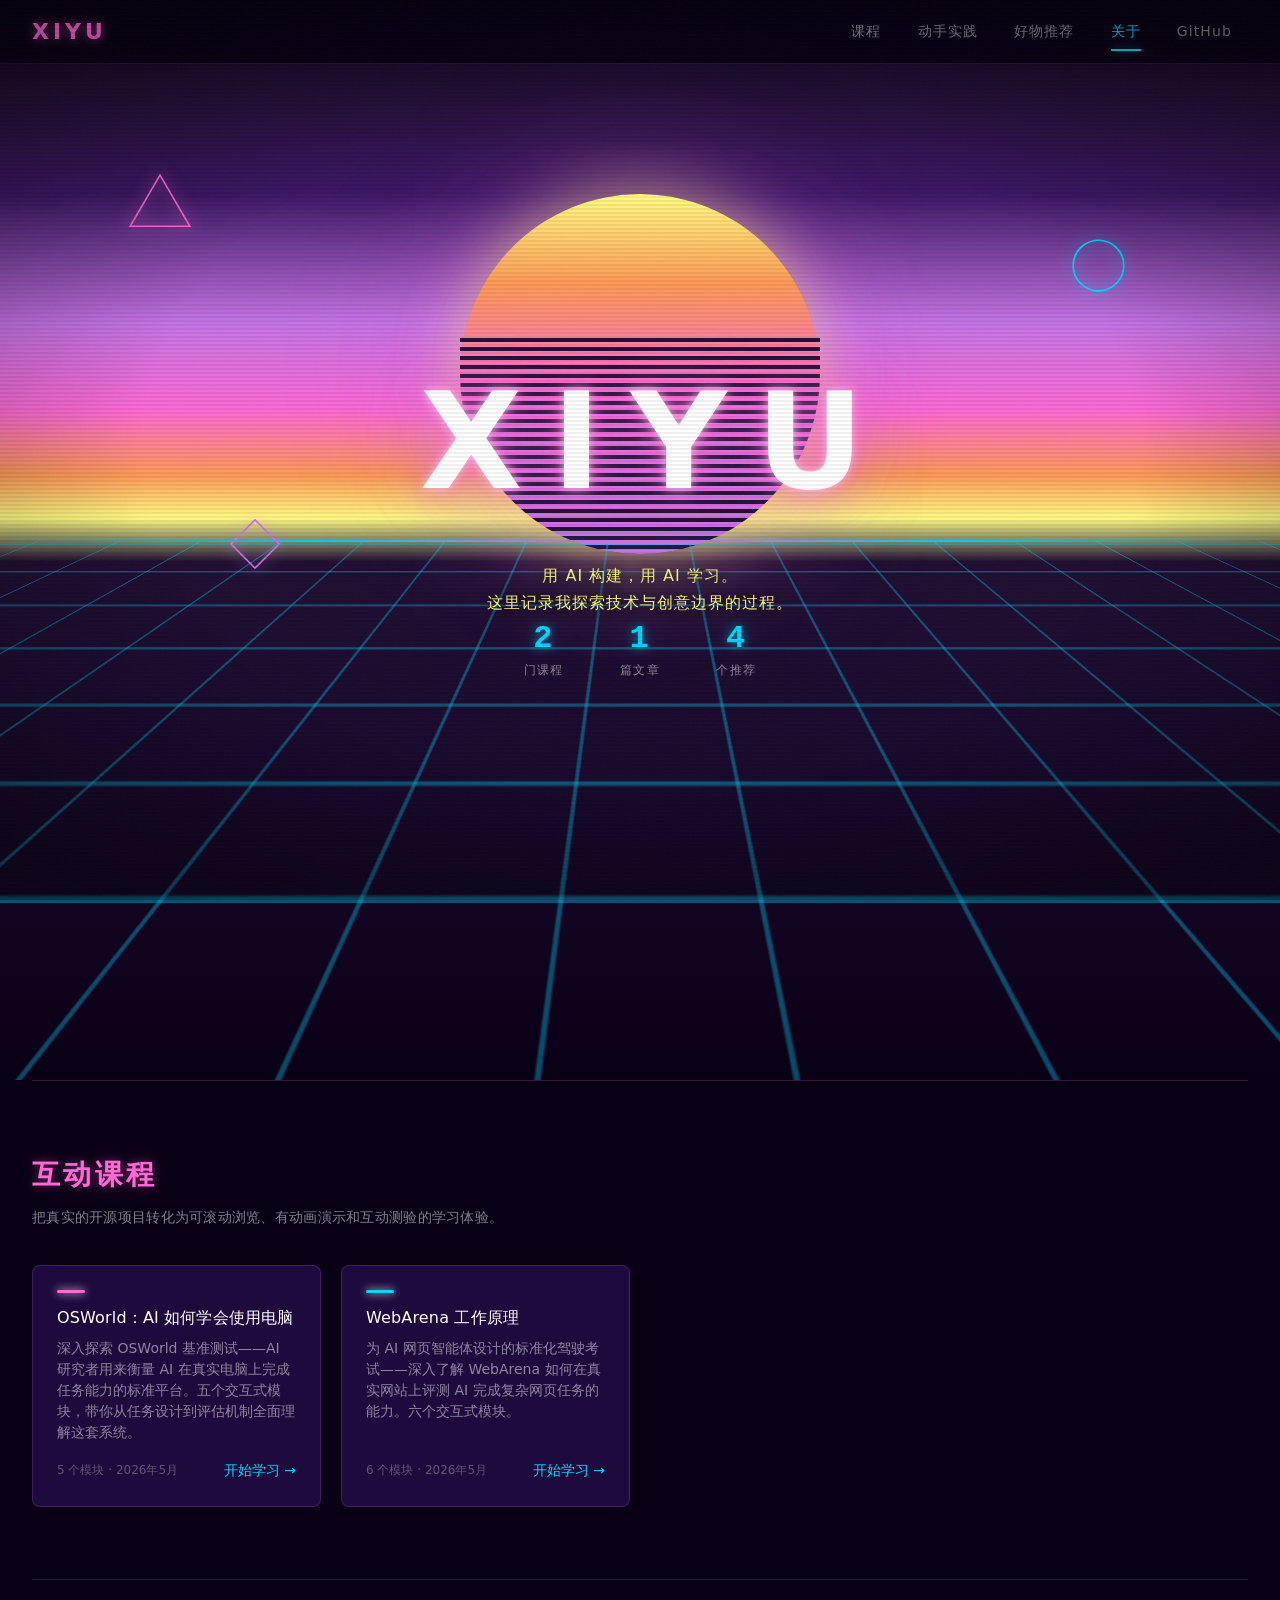
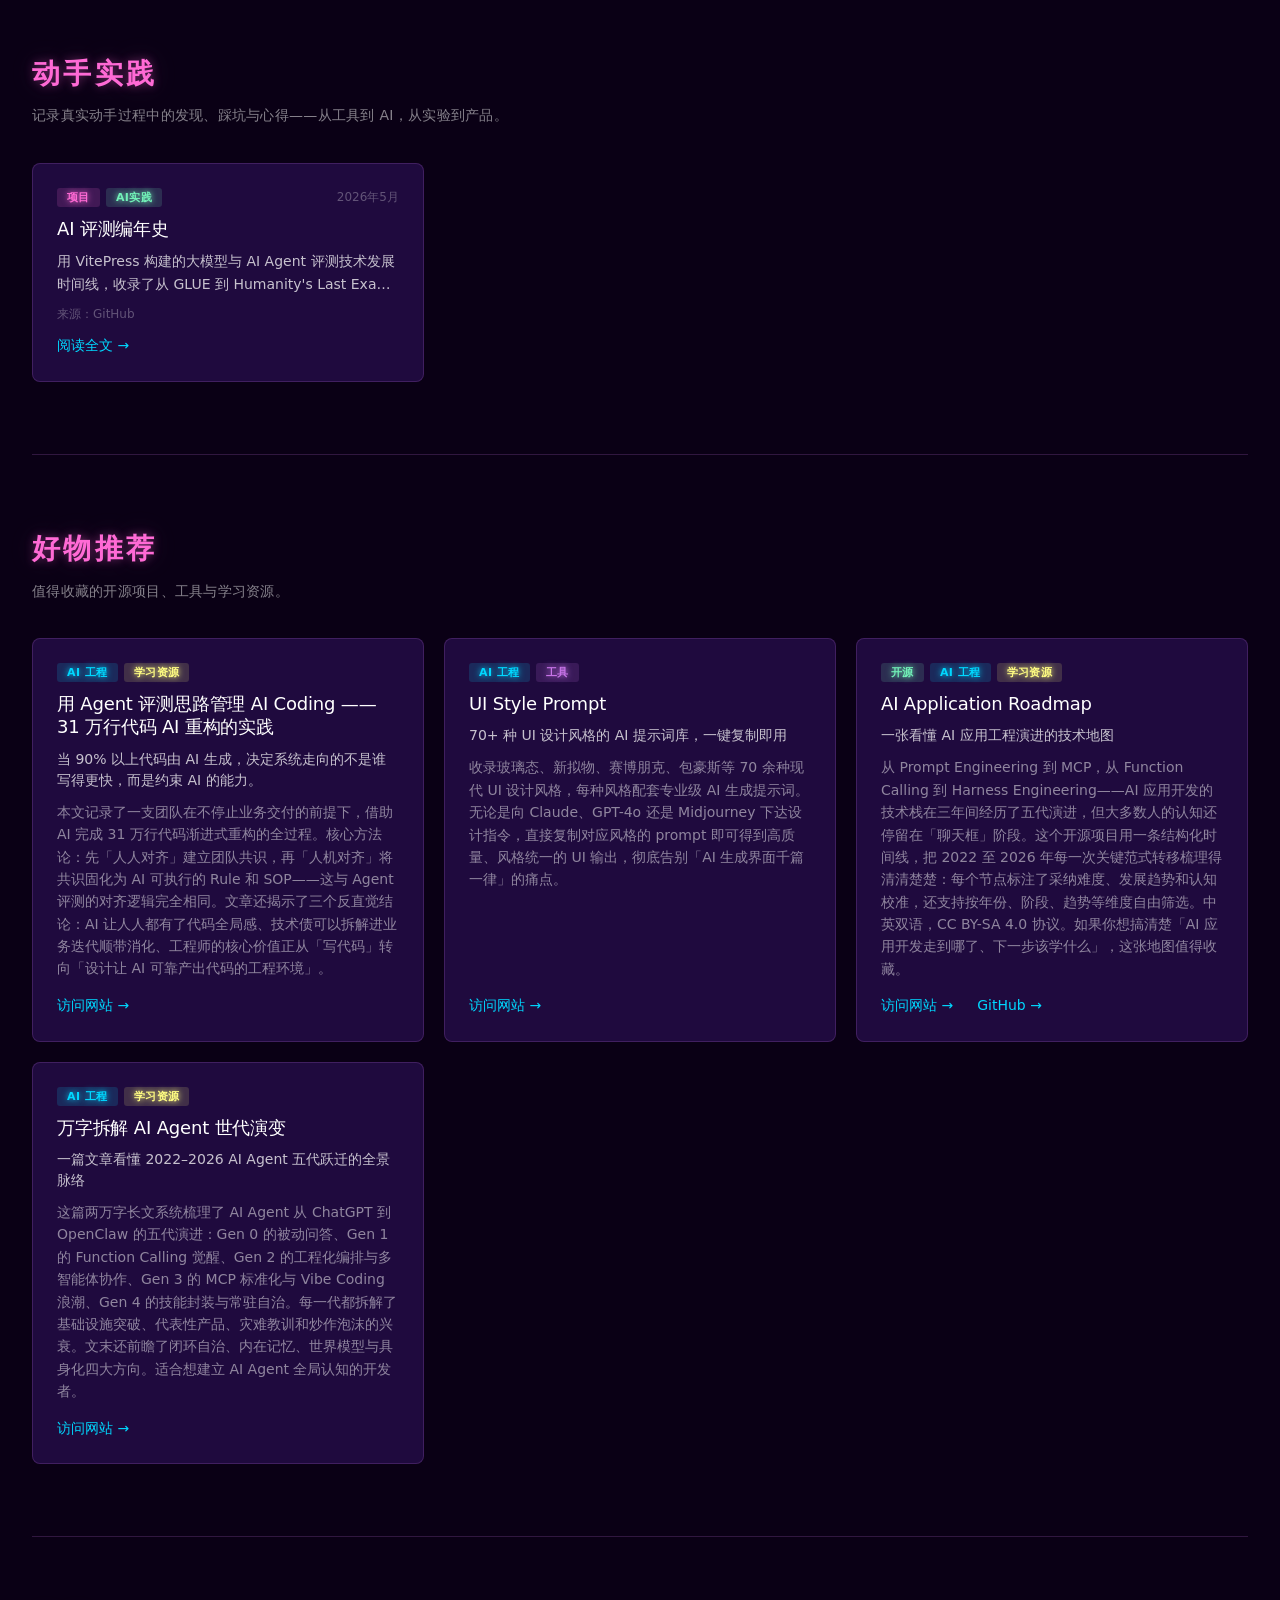
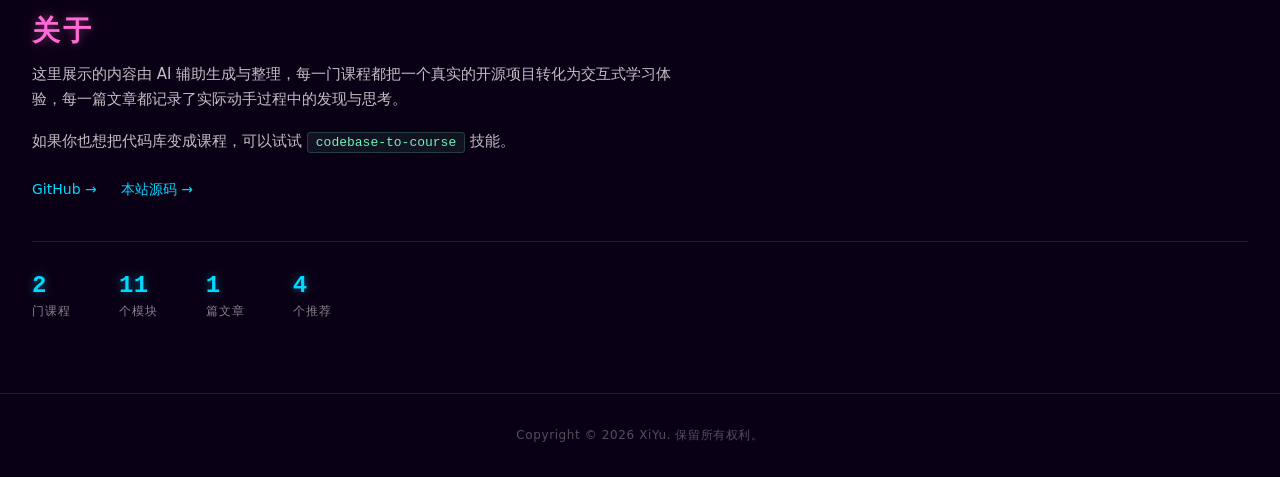
<file: index.html>
<!DOCTYPE html>
<html lang="zh-CN">
<head>
  <meta charset="UTF-8">
  <meta name="viewport" content="width=device-width, initial-scale=1.0">
  <title>XiYu · 个人主页</title>
  <link rel="stylesheet" href="styles.css?v=20260508">
</head>
<body>
  <div class="vw-scanlines" aria-hidden="true"></div>

  <!-- ── Nav ──────────────────────────────────────────── -->
  <header class="site-nav" id="site-nav">
    <nav class="nav-inner">
      <a class="nav-brand" href="./">XiYu</a>
      <ul class="nav-links" id="nav-links">
        <li><a href="#courses" class="nav-link" data-section="courses">课程</a></li>
        <li><a href="#practice" class="nav-link" data-section="practice">动手实践</a></li>
        <li><a href="#picks" class="nav-link" data-section="picks">好物推荐</a></li>
        <li><a href="#about" class="nav-link" data-section="about">关于</a></li>
        <li><a href="https://github.com/xyluorui" class="nav-link" target="_blank" rel="noopener">GitHub</a></li>
      </ul>
      <button class="nav-hamburger" id="nav-hamburger" aria-label="菜单">
        <span></span><span></span><span></span>
      </button>
    </nav>
    <div class="nav-mobile" id="nav-mobile">
      <a href="#courses" class="nav-mobile-link">课程</a>
      <a href="#practice" class="nav-mobile-link">动手实践</a>
      <a href="#picks" class="nav-mobile-link">好物推荐</a>
      <a href="#about" class="nav-mobile-link">关于</a>
      <a href="https://github.com/xyluorui" class="nav-mobile-link" target="_blank" rel="noopener">GitHub</a>
    </div>
  </header>

  <main id="main-content" class="main-content">

    <!-- ── Hero ─────────────────────────────────────── -->
    <section class="hero" id="hero">
      <!-- ── Vaporwave Scene ── -->
      <div class="vw-sun" aria-hidden="true"></div>
      <div class="vw-horizon" aria-hidden="true"></div>
      <div class="vw-grid-floor" aria-hidden="true"></div>

      <!-- Floating neon geometry -->
      <div class="vw-geo vw-geo-1" aria-hidden="true">
        <svg viewBox="0 0 60 52" fill="none"><polygon points="30,2 58,50 2,50" stroke="#ff6ad5" stroke-width="1.5"/></svg>
      </div>
      <div class="vw-geo vw-geo-2" aria-hidden="true">
        <svg viewBox="0 0 50 50" fill="none"><circle cx="25" cy="25" r="23" stroke="#00d8ff" stroke-width="1.5"/></svg>
      </div>
      <div class="vw-geo vw-geo-3" aria-hidden="true">
        <svg viewBox="0 0 44 44" fill="none"><rect x="7" y="7" width="30" height="30" stroke="#c774e8" stroke-width="1.5" transform="rotate(45,22,22)"/></svg>
      </div>

      <h1 class="hero-title">XiYu</h1>
      <p class="hero-subtitle">用 AI 构建，用 AI 学习。<br>这里记录我探索技术与创意边界的过程。</p>
      <div class="hero-stats">
        <div class="hero-stat">
          <span class="hero-stat-num" id="hero-stat-courses">–</span>
          <span class="hero-stat-label">门课程</span>
        </div>
        <div class="hero-stat">
          <span class="hero-stat-num" id="hero-stat-articles">–</span>
          <span class="hero-stat-label">篇文章</span>
        </div>
        <div class="hero-stat">
          <span class="hero-stat-num" id="hero-stat-recs">–</span>
          <span class="hero-stat-label">个推荐</span>
        </div>
      </div>
    </section>

    <!-- ── Courses ──────────────────────────────────── -->
    <section class="content-section" id="courses">
      <h2 class="section-title">互动课程</h2>
      <p class="section-desc">把真实的开源项目转化为可滚动浏览、有动画演示和互动测验的学习体验。</p>
      <div class="course-grid" id="course-grid">
        <div class="skeleton"></div>
        <div class="skeleton"></div>
        <div class="skeleton"></div>
      </div>
      <p class="no-content" id="no-courses" style="display:none">暂无课程。</p>
    </section>

    <!-- ── Practice ─────────────────────────────────── -->
    <section class="content-section" id="practice">
      <h2 class="section-title">动手实践</h2>
      <p class="section-desc">记录真实动手过程中的发现、踩坑与心得——从工具到 AI，从实验到产品。</p>
      <div class="article-grid" id="article-grid">
        <div class="skeleton"></div>
        <div class="skeleton"></div>
      </div>
      <p class="no-content" id="no-articles" style="display:none">暂无文章，敬请期待。</p>
    </section>

    <!-- ── Picks ────────────────────────────────────── -->
    <section class="content-section" id="picks">
      <h2 class="section-title">好物推荐</h2>
      <p class="section-desc">值得收藏的开源项目、工具与学习资源。</p>
      <div class="rec-grid" id="rec-grid">
        <div class="skeleton"></div>
      </div>
      <p class="no-content" id="no-recs" style="display:none">暂无推荐。</p>
    </section>

    <!-- ── About ────────────────────────────────────── -->
    <section class="content-section" id="about">
      <h2 class="section-title">关于</h2>
      <p class="about-body">这里展示的内容由 AI 辅助生成与整理，每一门课程都把一个真实的开源项目转化为交互式学习体验，每一篇文章都记录了实际动手过程中的发现与思考。</p>
      <p class="about-body">如果你也想把代码库变成课程，可以试试 <code>codebase-to-course</code> 技能。</p>
      <div class="about-links">
        <a href="https://github.com/xyluorui" target="_blank" rel="noopener" class="about-link">GitHub →</a>
        <a href="https://github.com/xyluorui/XiYu-s-Personal-Homepage" target="_blank" rel="noopener" class="about-link">本站源码 →</a>
      </div>
      <div class="about-stats" id="about-stats">
        <div class="about-stat">
          <span class="about-stat-num" id="stat-courses">–</span>
          <span class="about-stat-label">门课程</span>
        </div>
        <div class="about-stat">
          <span class="about-stat-num" id="stat-modules">–</span>
          <span class="about-stat-label">个模块</span>
        </div>
        <div class="about-stat">
          <span class="about-stat-num" id="stat-articles">–</span>
          <span class="about-stat-label">篇文章</span>
        </div>
        <div class="about-stat">
          <span class="about-stat-num" id="stat-recs">–</span>
          <span class="about-stat-label">个推荐</span>
        </div>
      </div>
    </section>

  </main>

  <!-- ── Footer ───────────────────────────────────────── -->
  <footer class="site-footer">
    <p>Copyright &copy; 2026 XiYu. 保留所有权利。</p>
  </footer>

  <script src="main.js?v=20260508"></script>
</body>
</html>
</file>
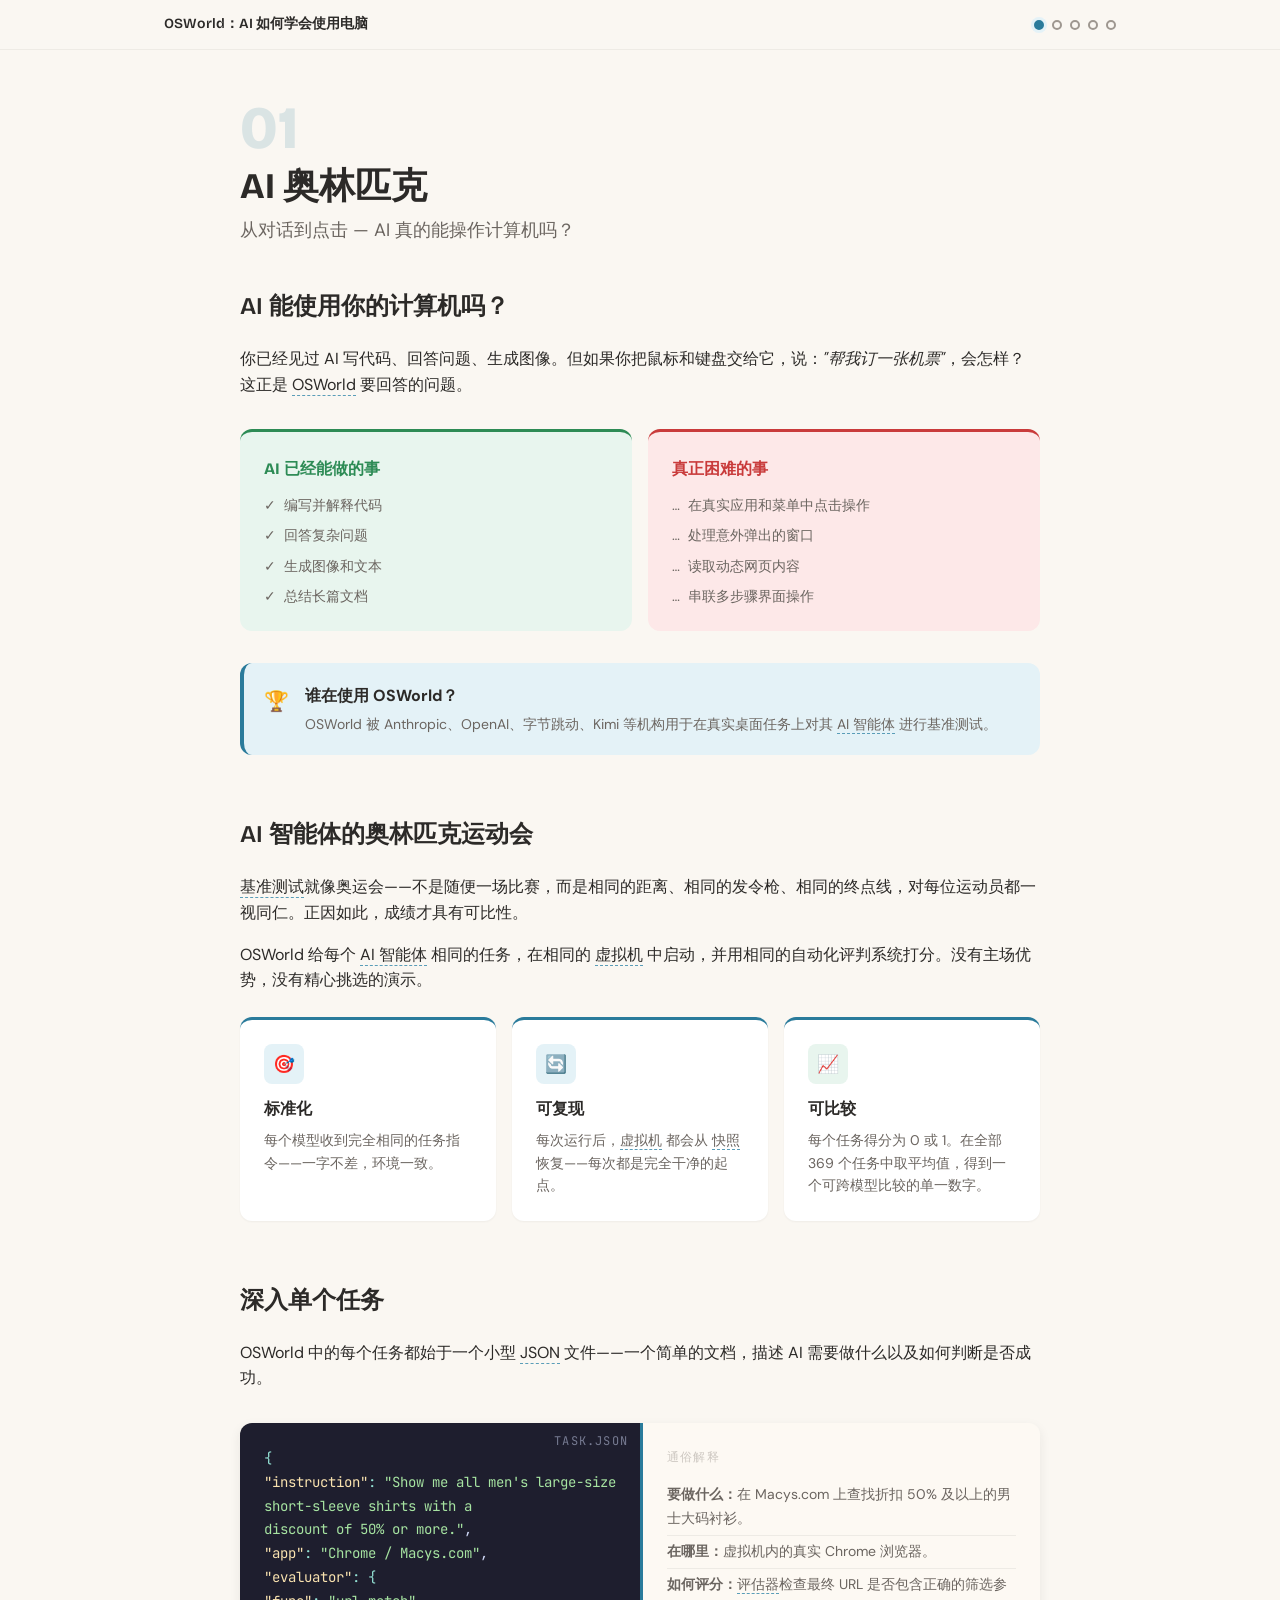
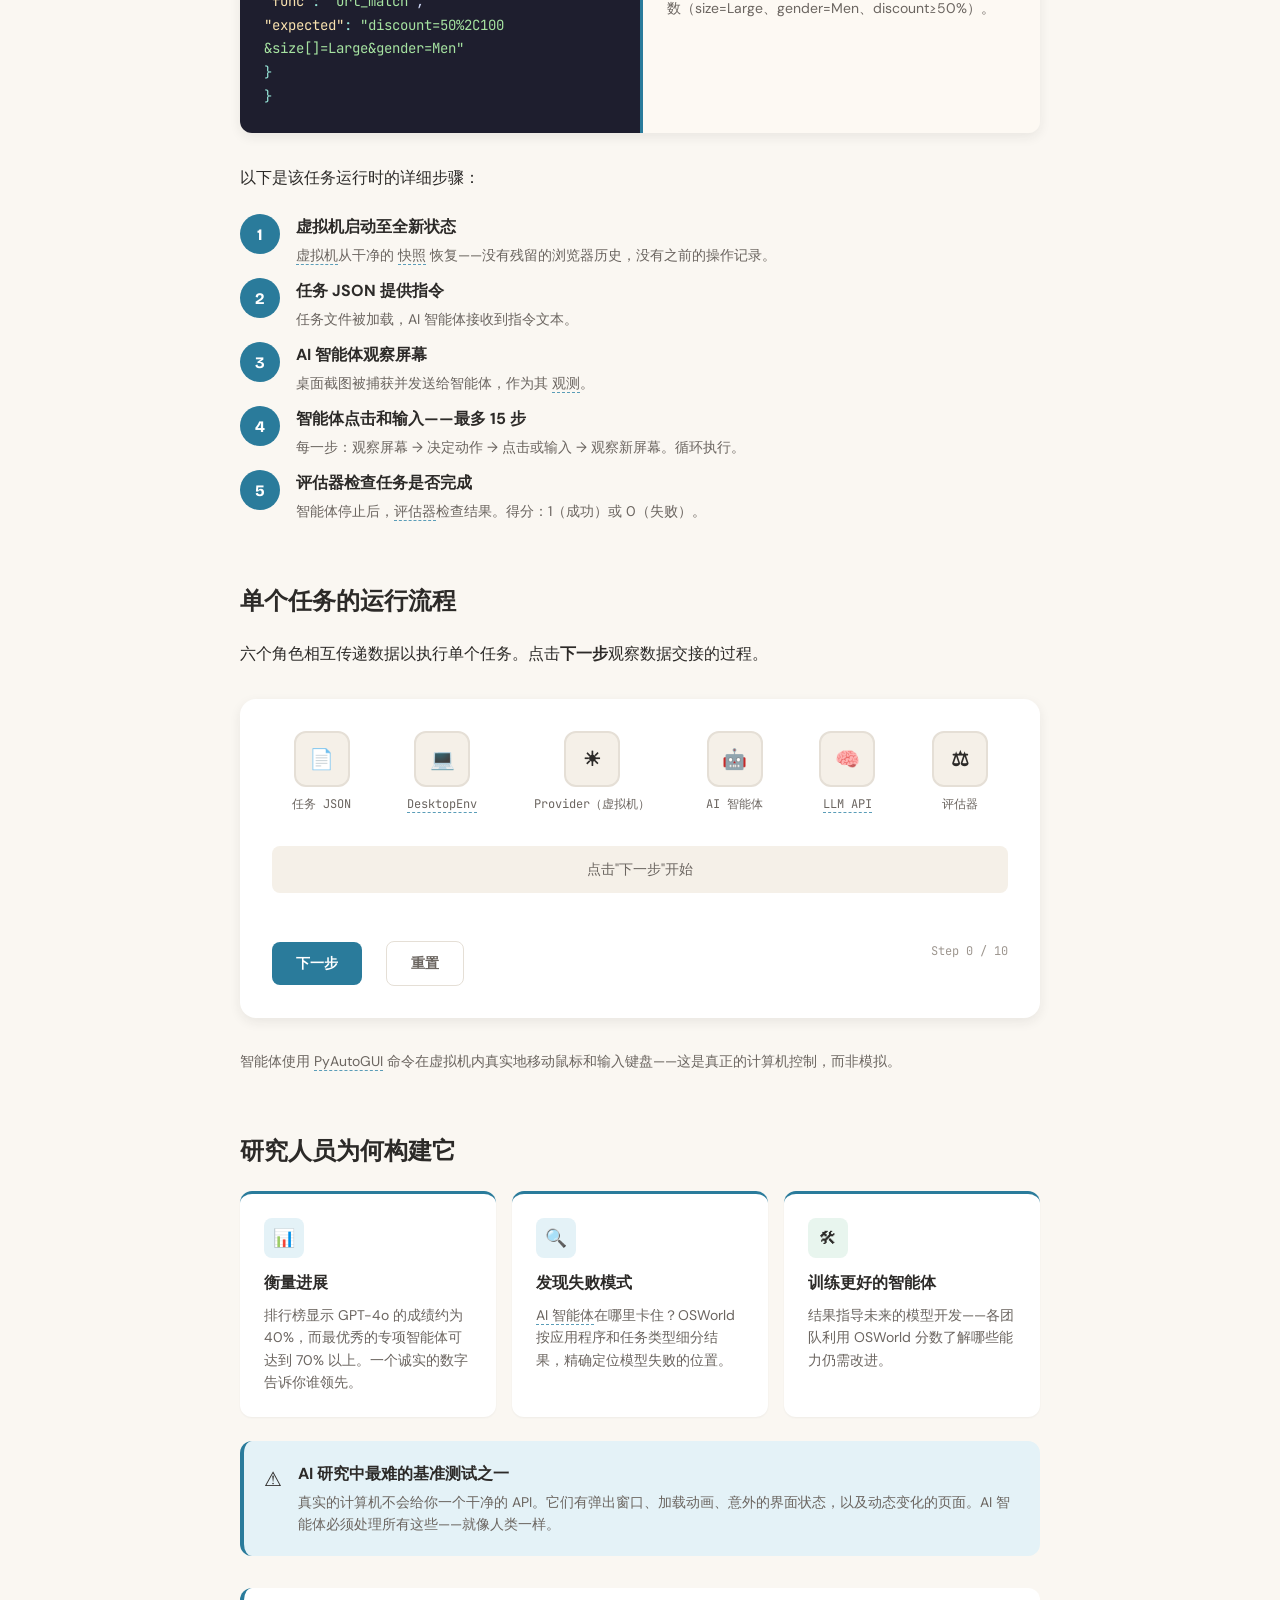
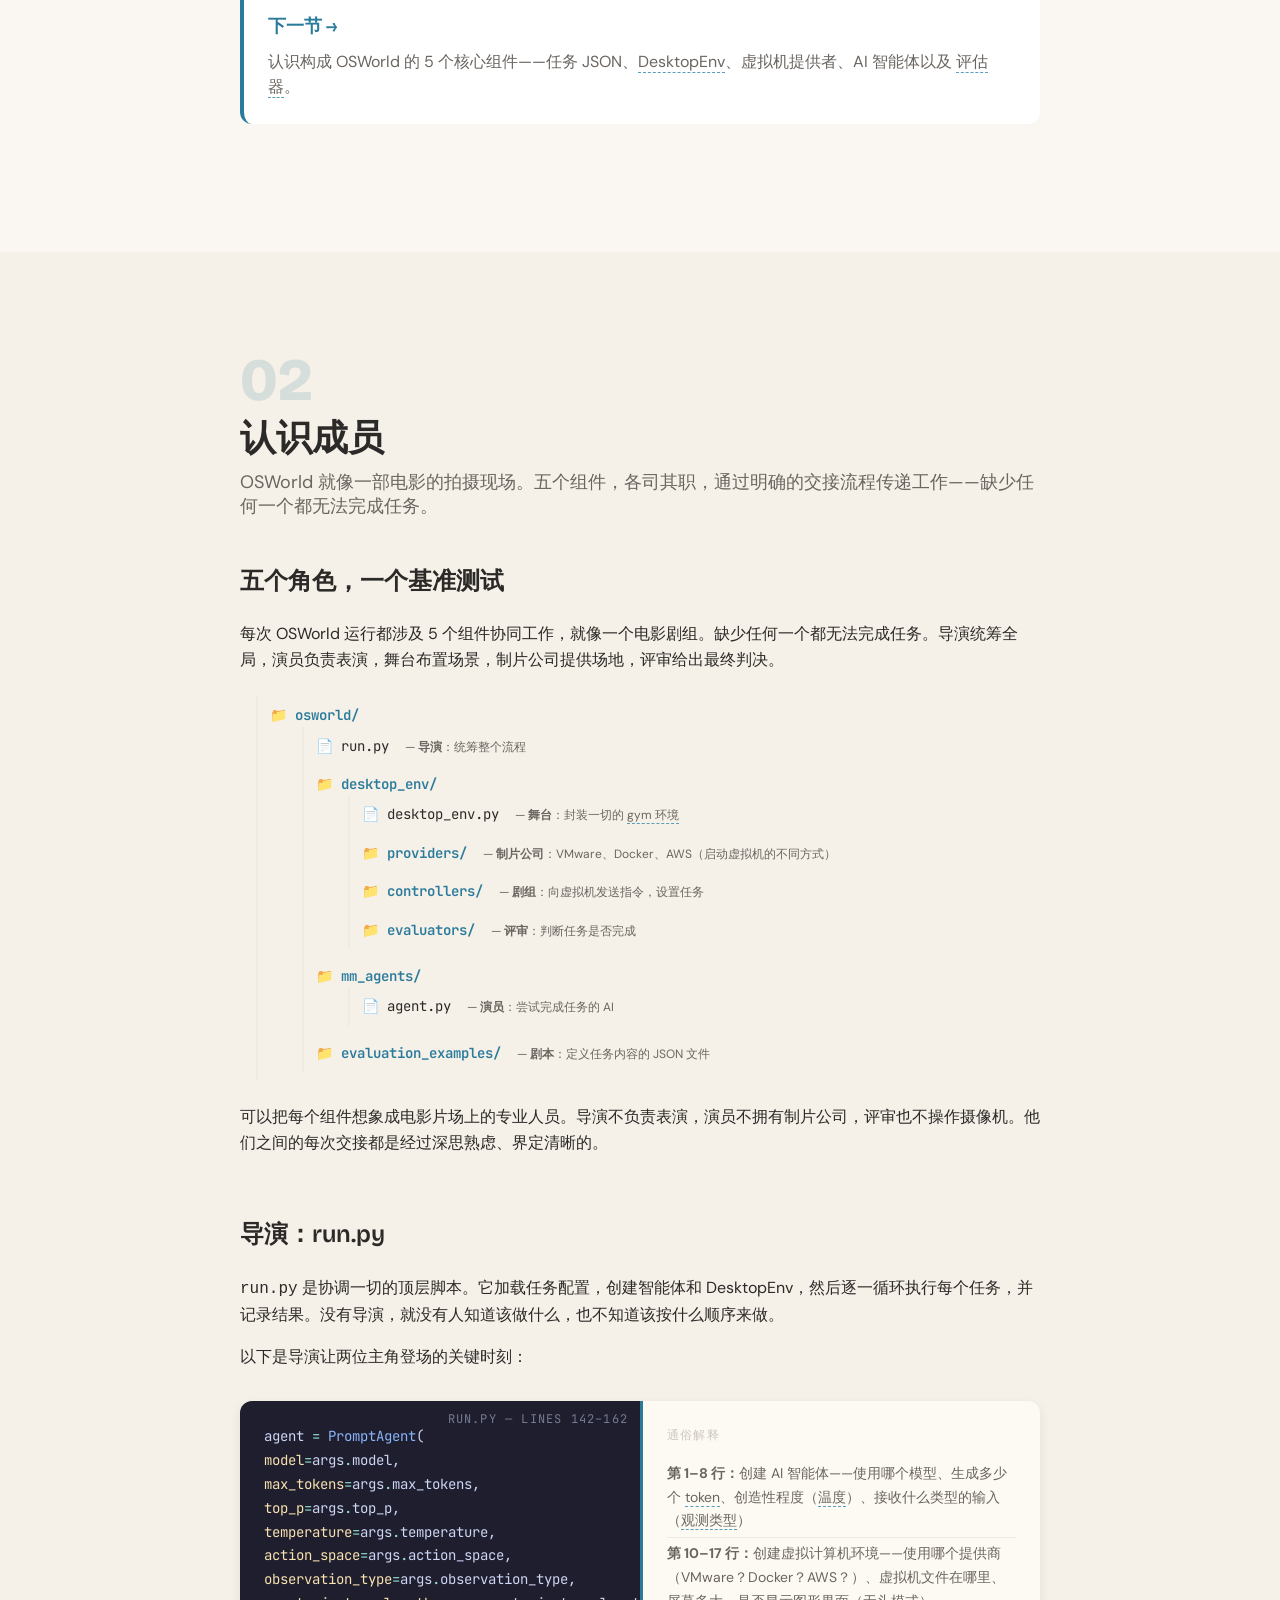
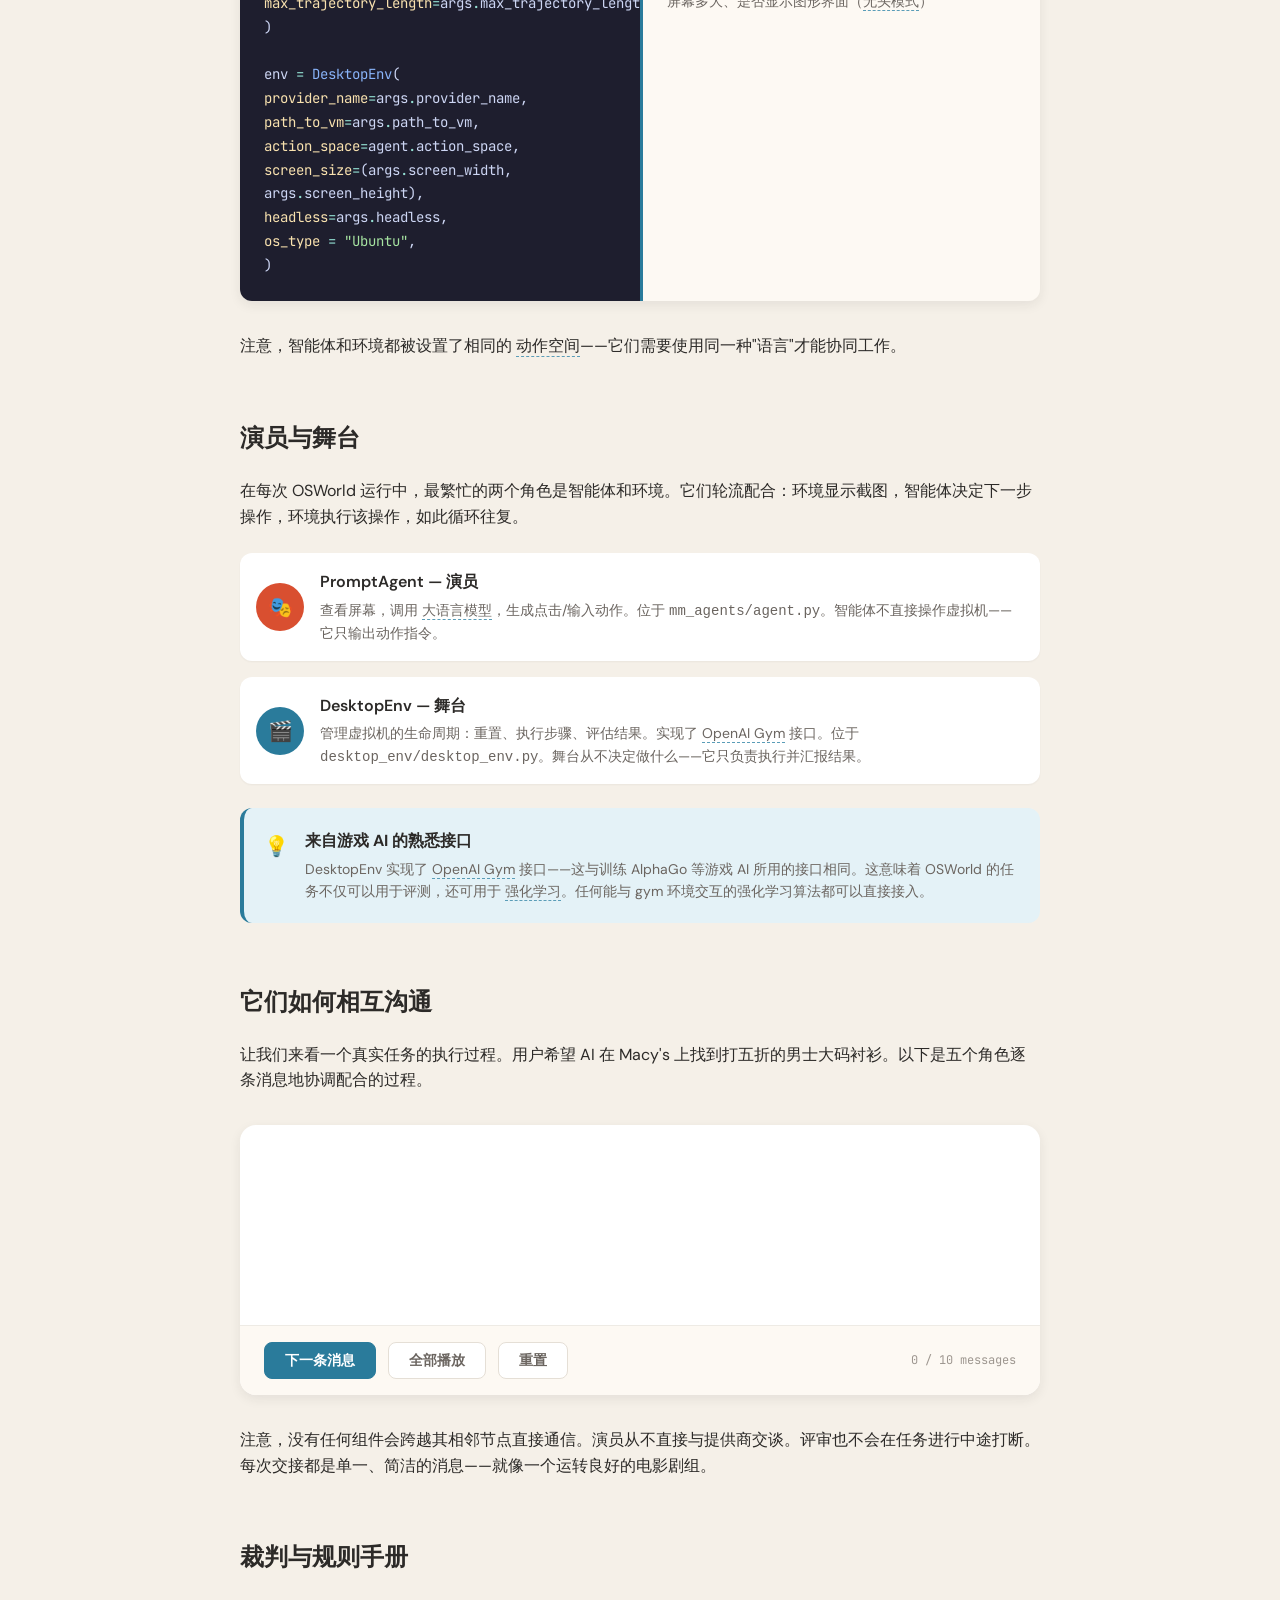
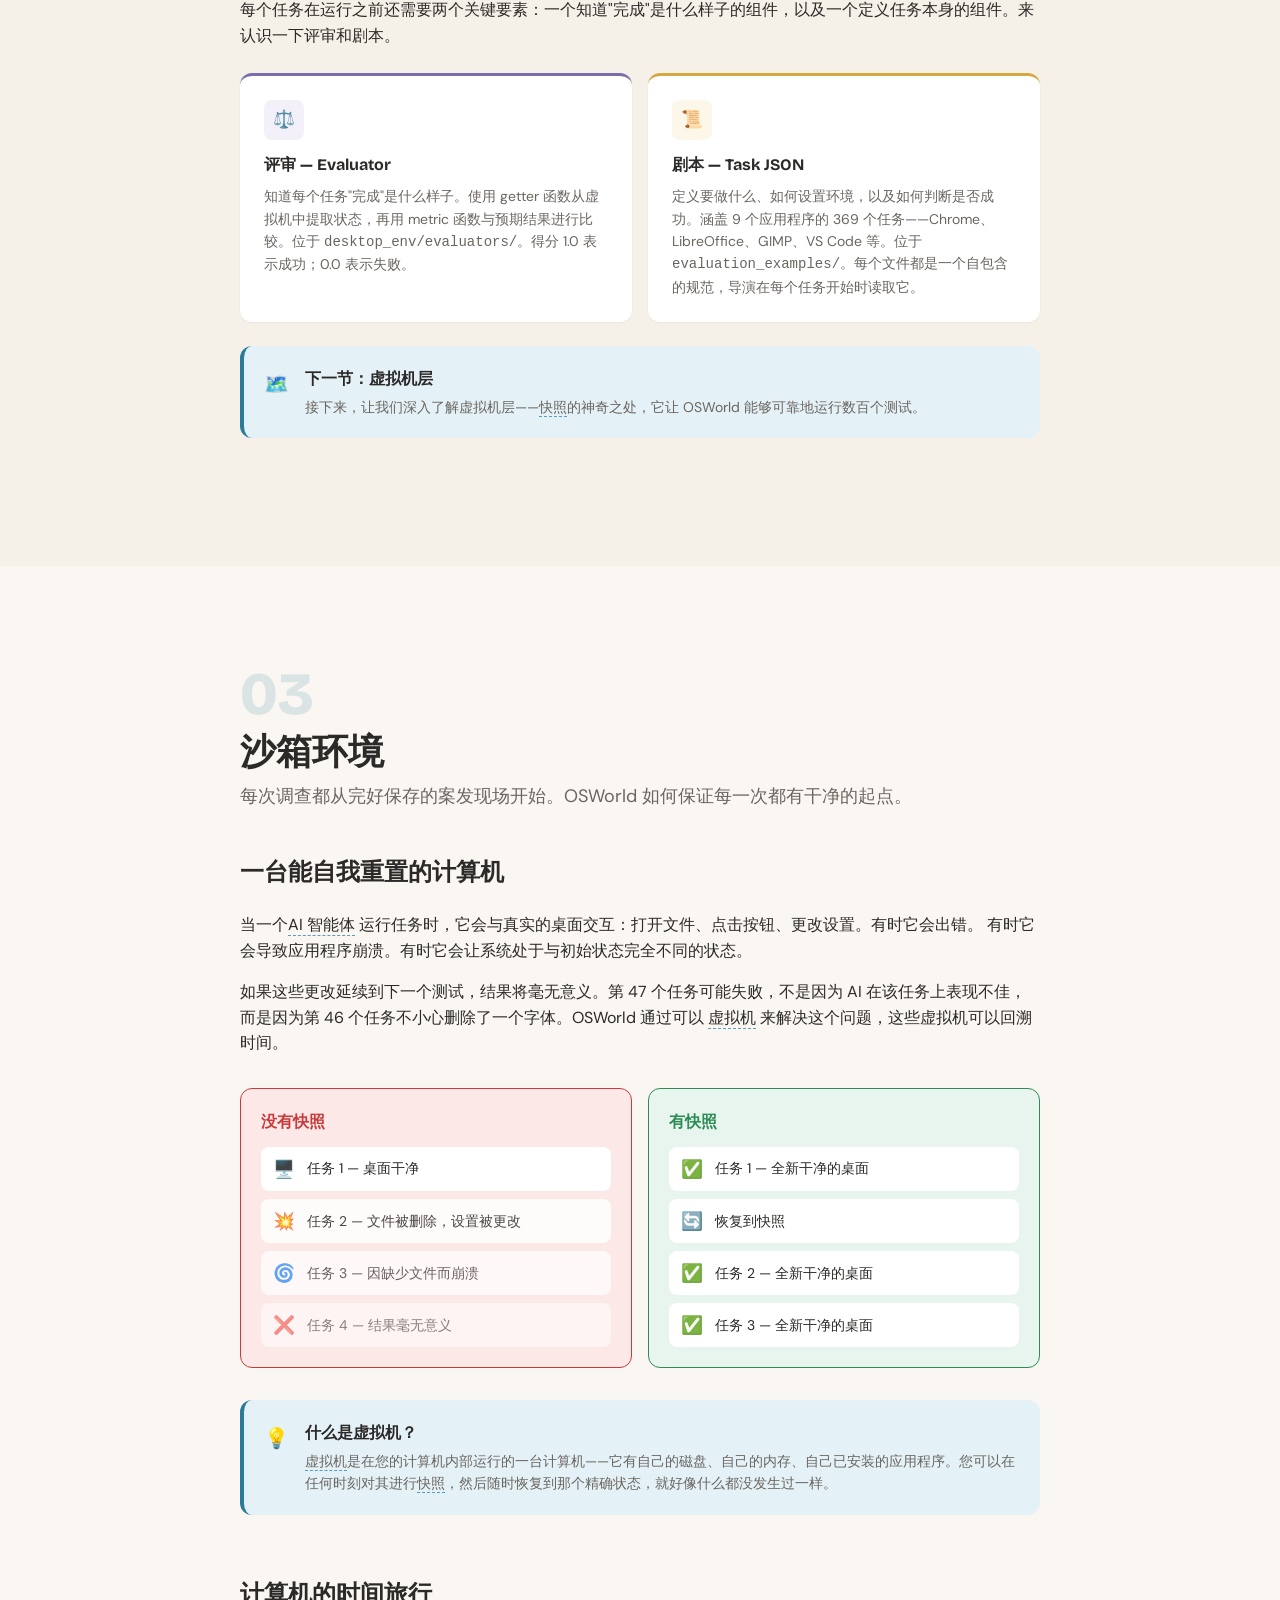
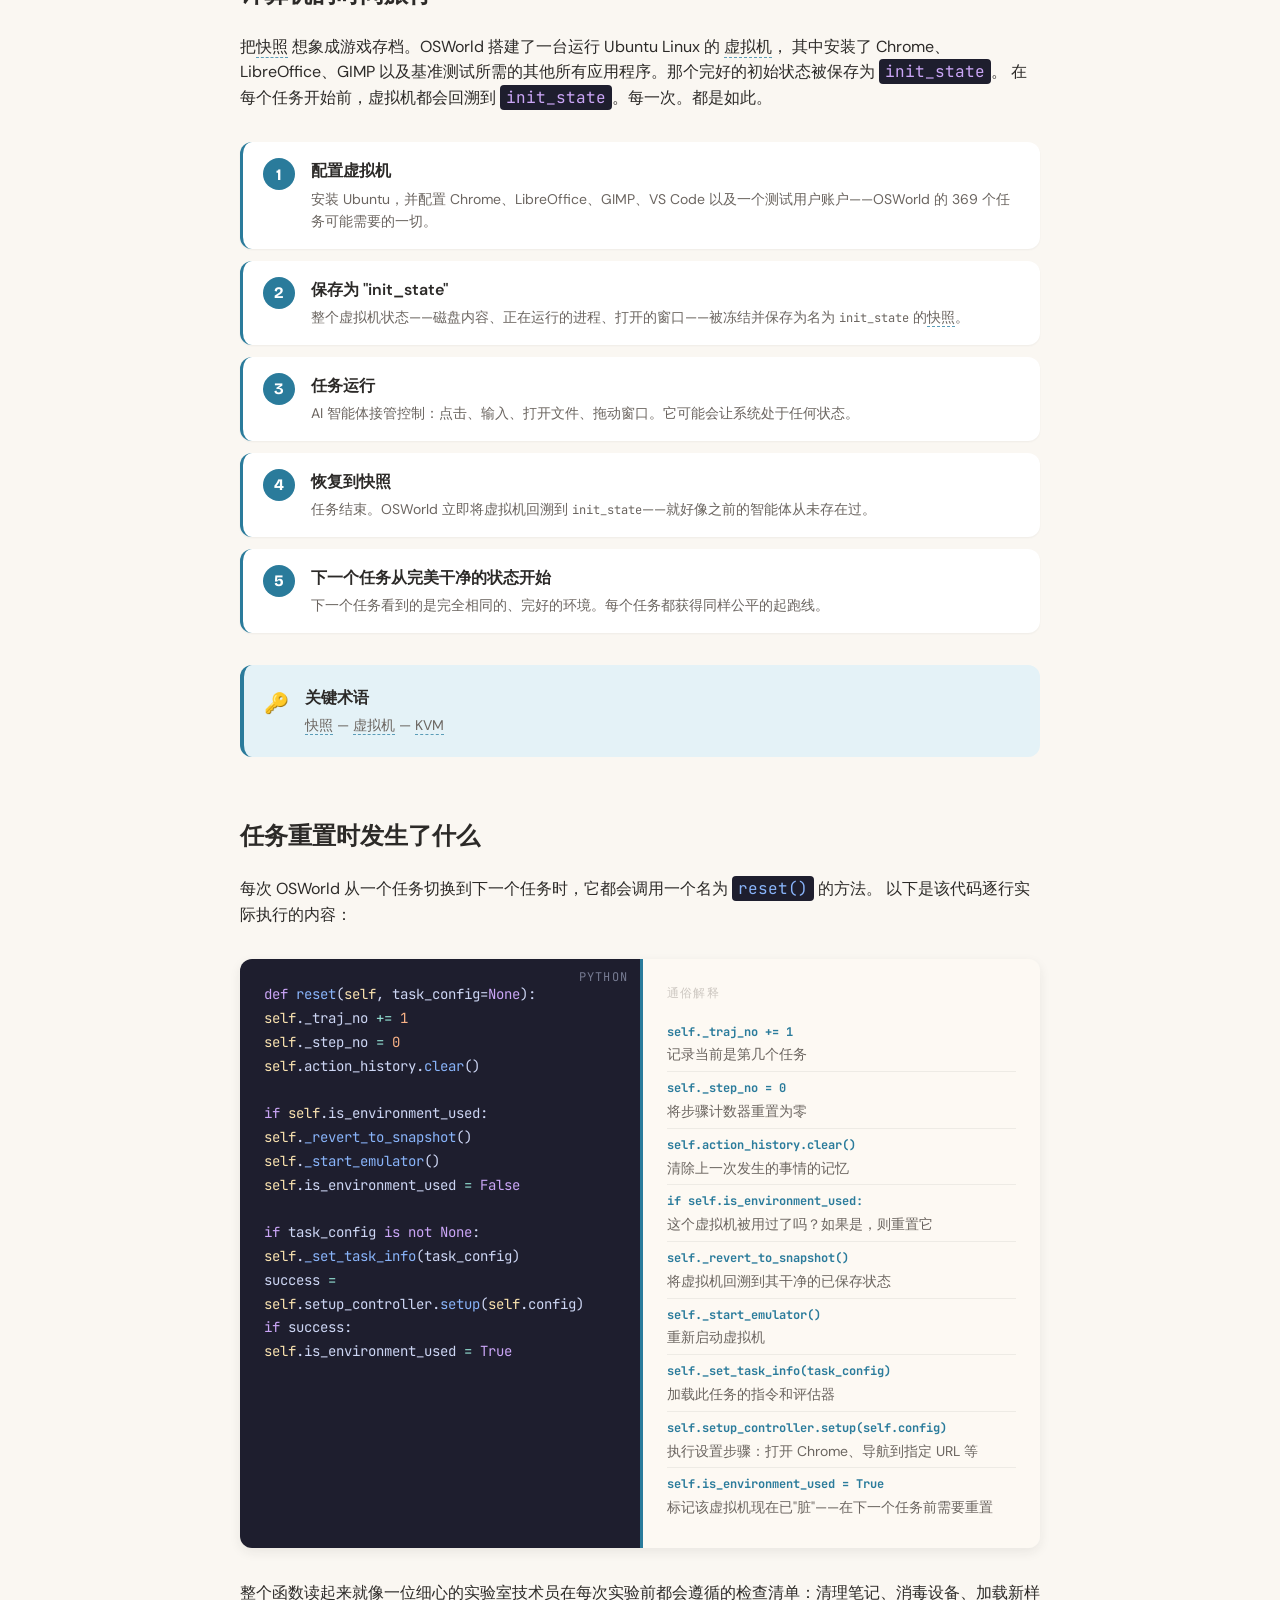
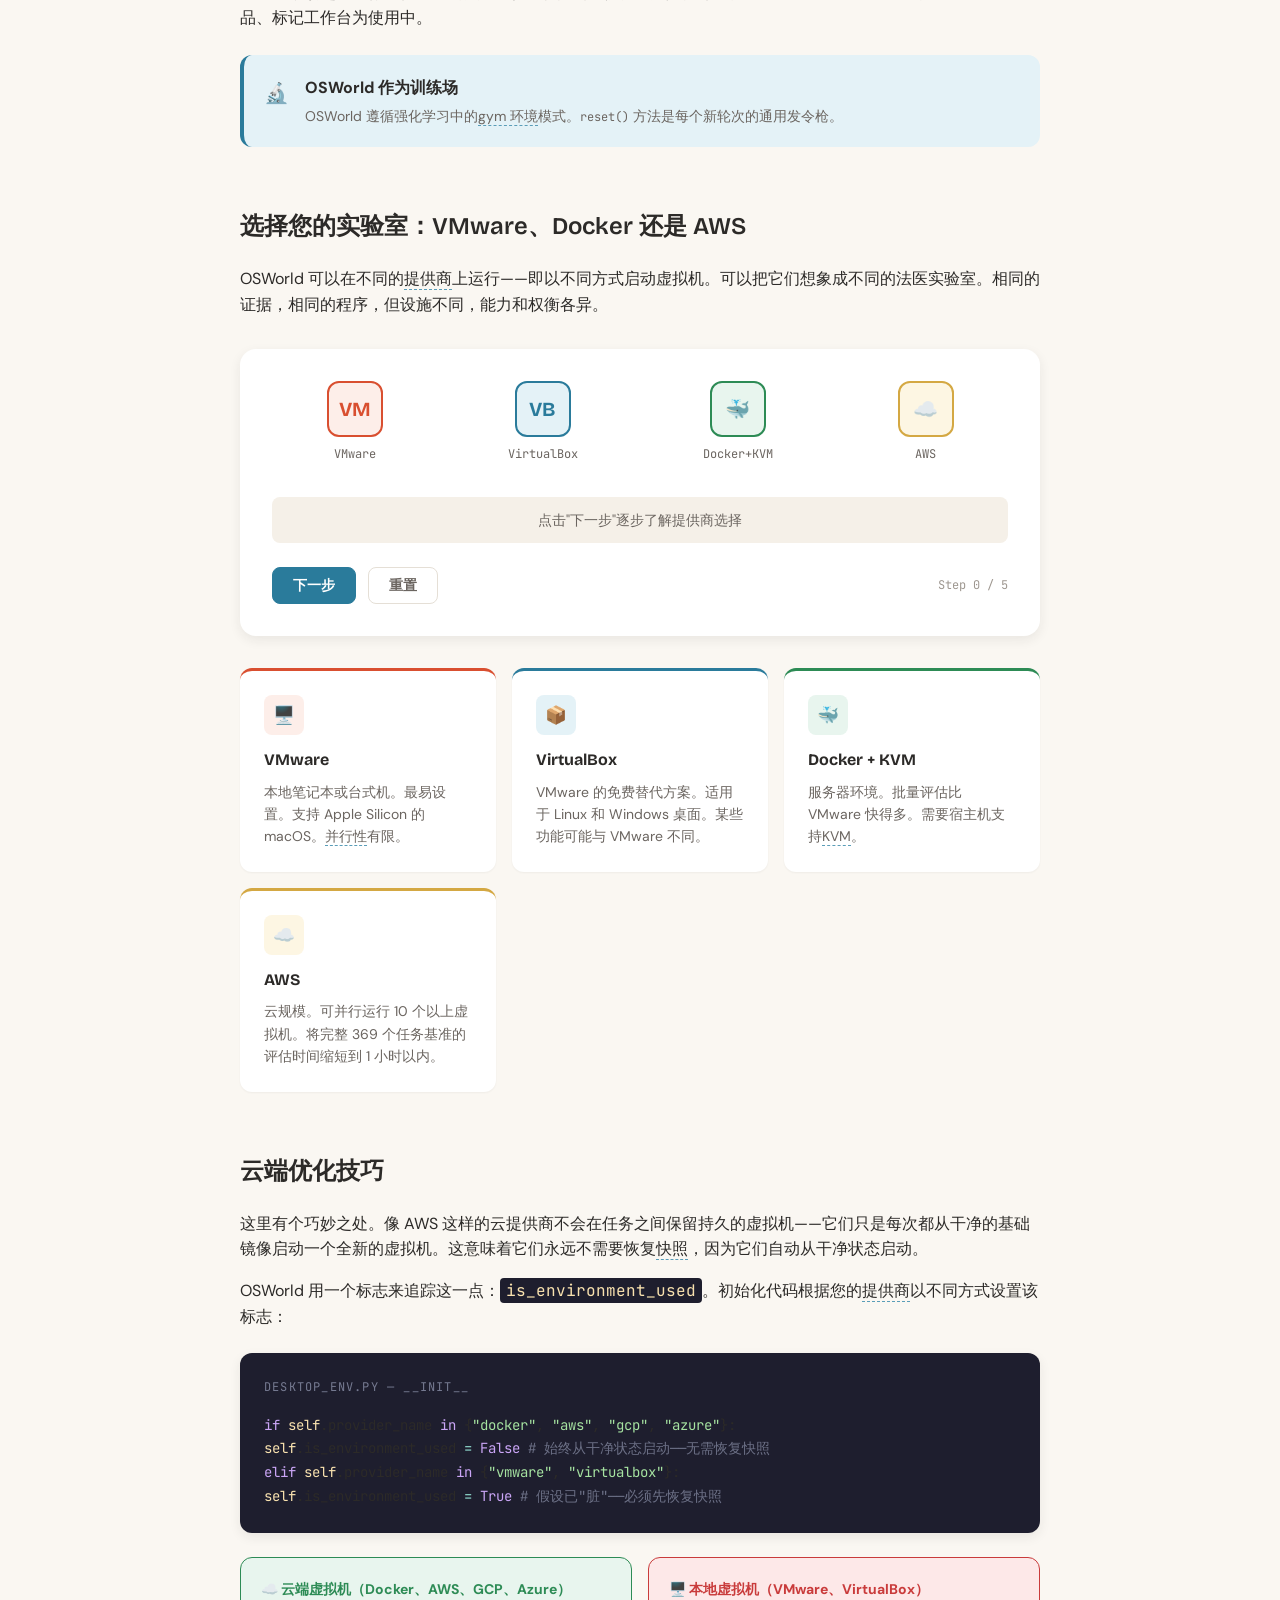
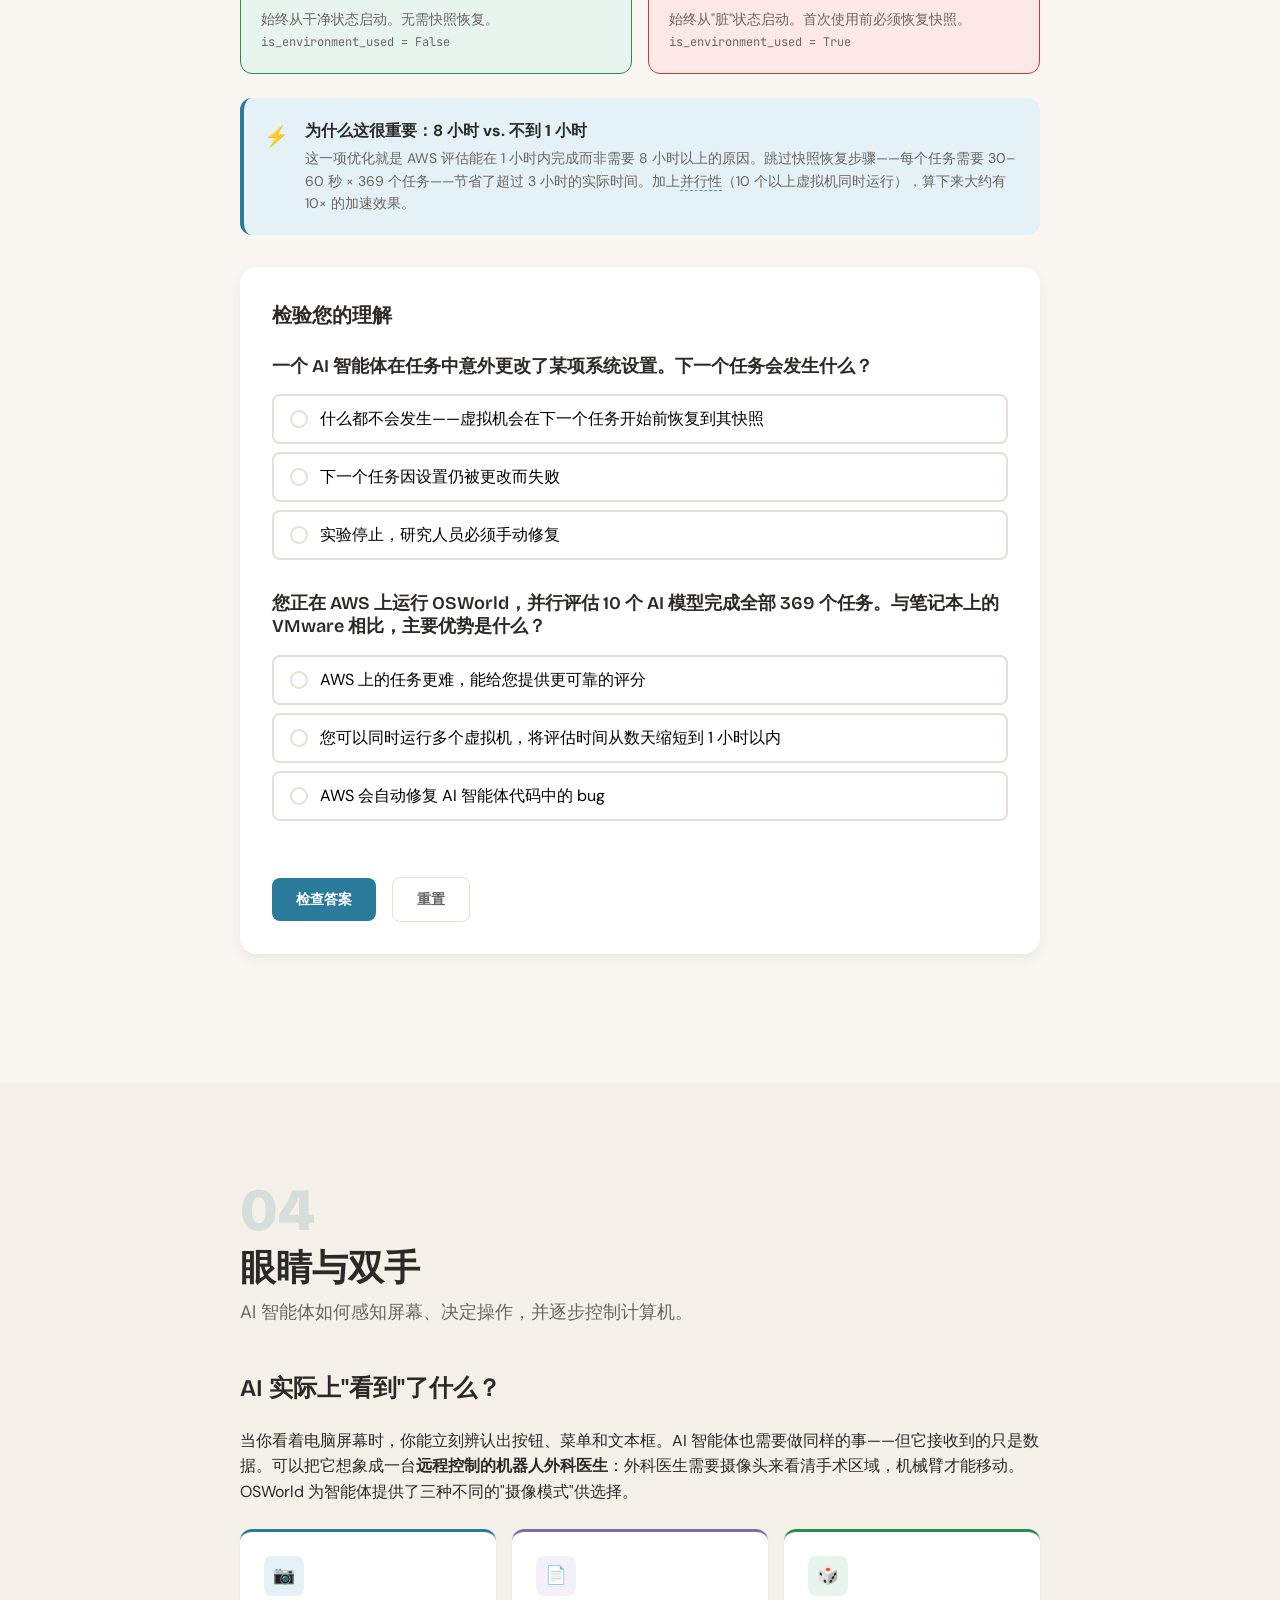
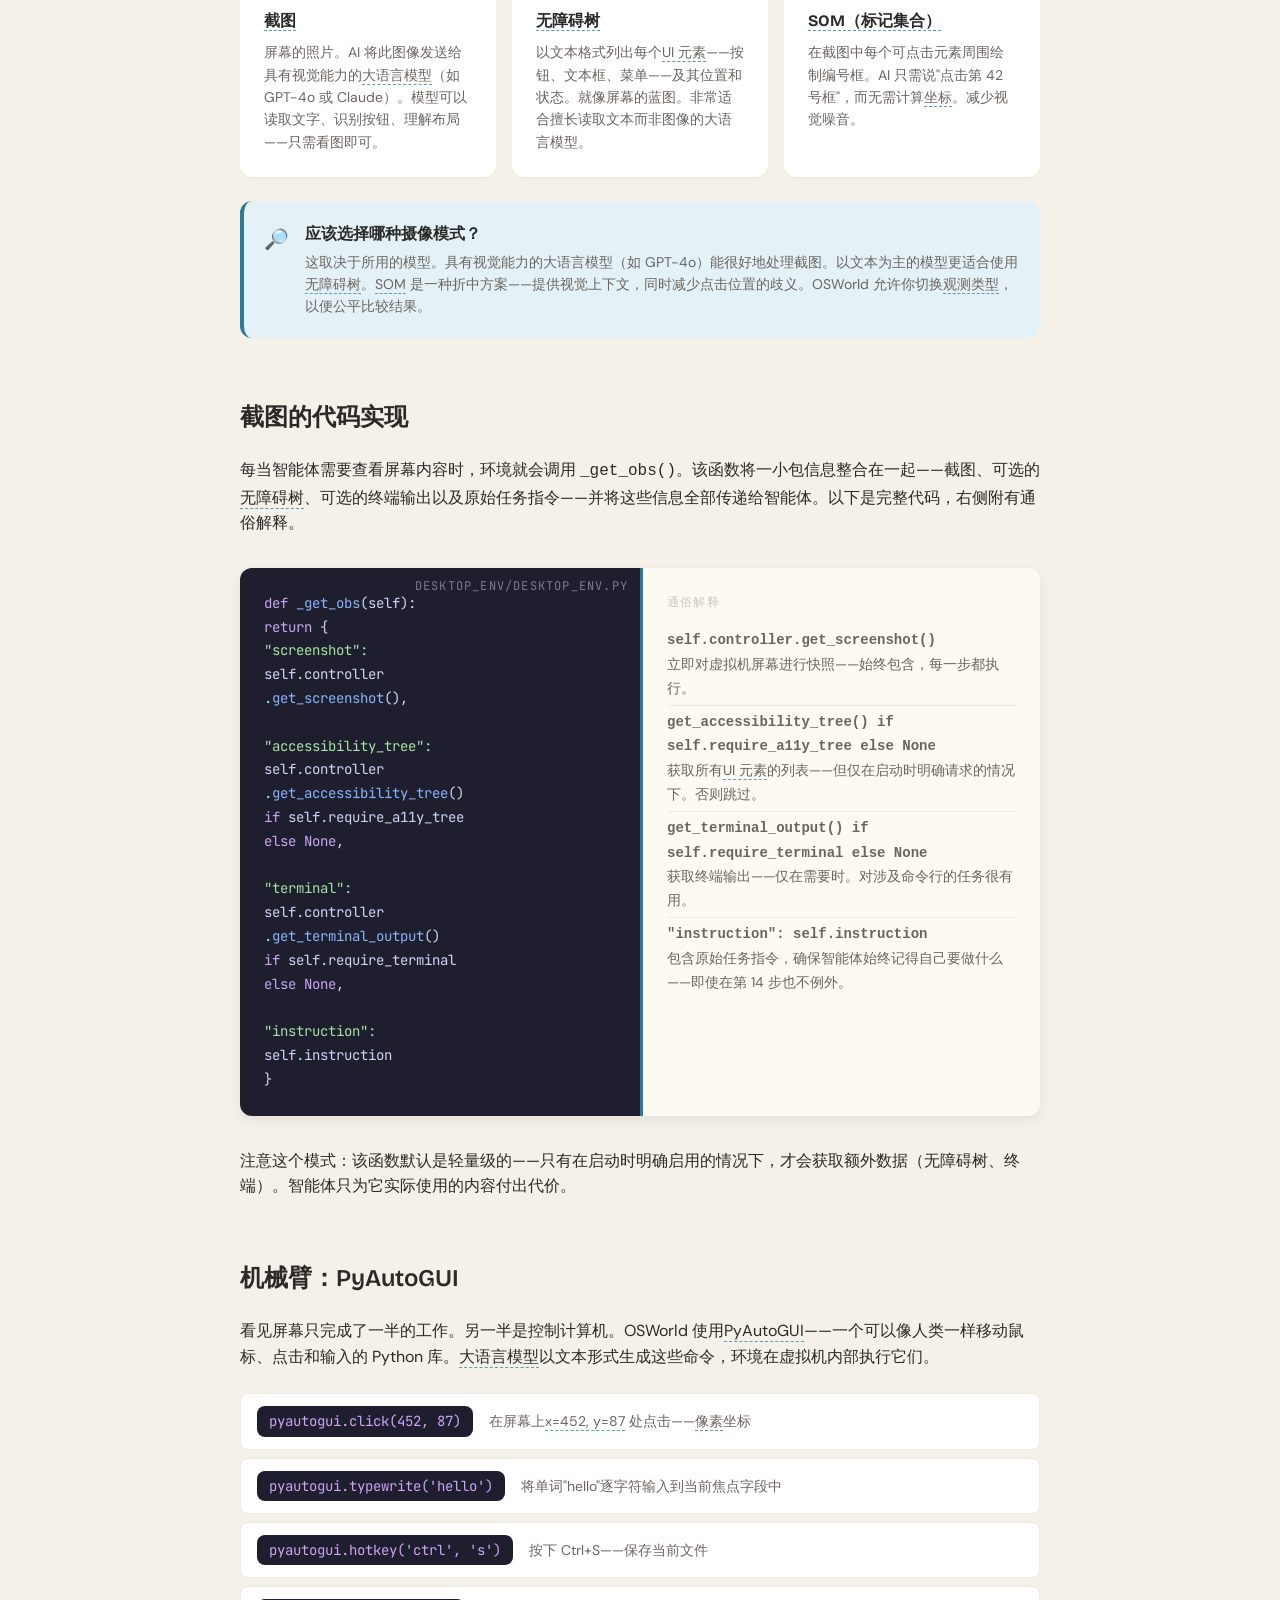
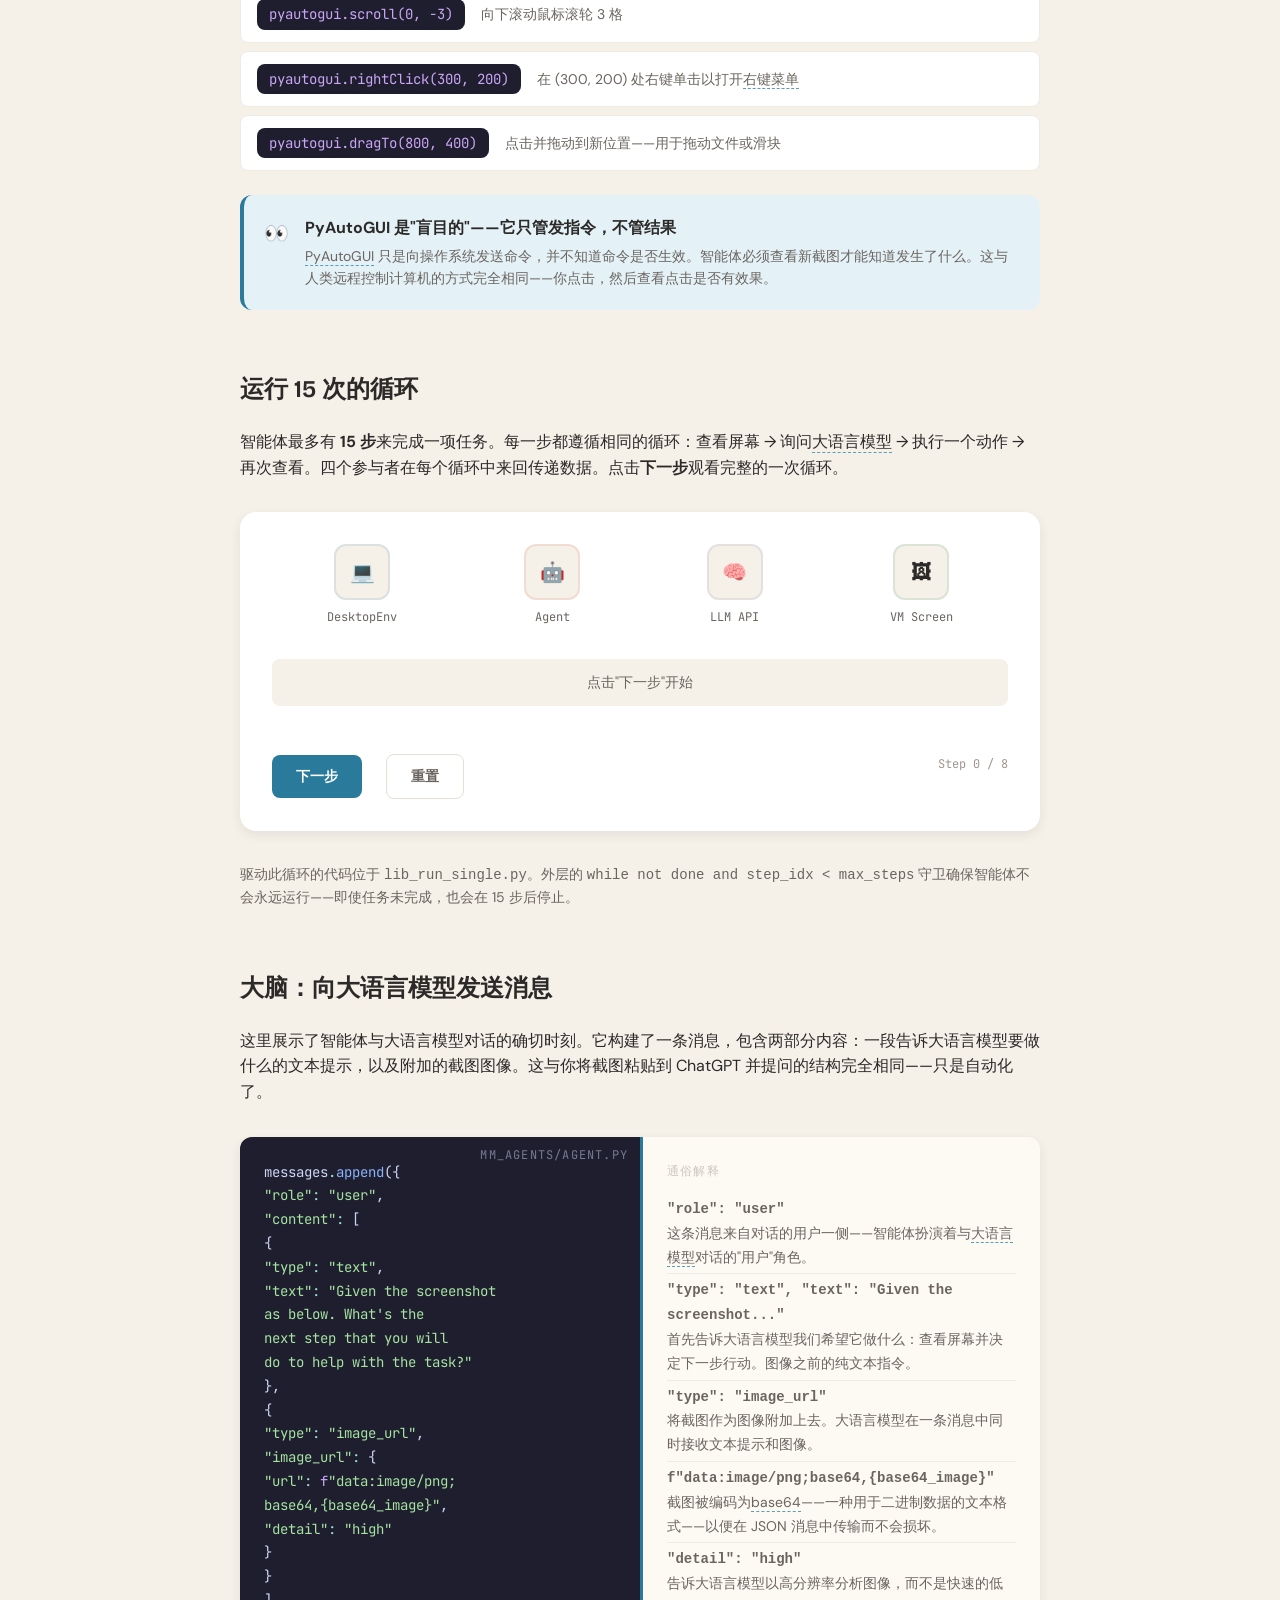
<file: courses/osworld-course/index.html>
<!DOCTYPE html>
<html lang="en">
<head>
  <meta charset="UTF-8">
  <meta name="viewport" content="width=device-width, initial-scale=1.0">
  <title>OSWorld：AI 如何学会使用电脑</title>

  <!-- Google Fonts: Bricolage Grotesque · DM Sans · JetBrains Mono -->
  <link rel="preconnect" href="https://fonts.googleapis.com">
  <link rel="preconnect" href="https://fonts.gstatic.com" crossorigin>
  <link href="https://fonts.googleapis.com/css2?family=Bricolage+Grotesque:opsz,wght@12..96,400;12..96,600;12..96,700;12..96,800&family=DM+Sans:ital,opsz,wght@0,9..40,300;0,9..40,400;0,9..40,500;0,9..40,600;0,9..40,700;1,9..40,400;1,9..40,500&family=JetBrains+Mono:wght@400;500;600&display=swap" rel="stylesheet">

  <link rel="stylesheet" href="styles.css">

  <!-- Teal accent — scientific, precise, benchmark-fitting -->
  <style>
    :root {
      --color-accent:       #2A7B9B;
      --color-accent-hover: #1F6280;
      --color-accent-light: #E4F2F7;
      --color-accent-muted: #5A9DB8;
    }
  </style>

  <script src="main.js" defer></script>
</head>
<body>

  <nav class="nav" id="nav">
    <div class="progress-bar" id="progress-bar" role="progressbar" aria-valuenow="0" aria-valuemin="0" aria-valuemax="100"></div>
    <div class="nav-inner">
      <span class="nav-title">OSWorld：AI 如何学会使用电脑</span>
      <div class="nav-dots" id="nav-dots" role="tablist">
        <button class="nav-dot" data-target="module-1" data-tooltip="AI 奥运会" role="tab" aria-label="模块 1: AI 奥运会"></button>
        <button class="nav-dot" data-target="module-2" data-tooltip="认识演员表" role="tab" aria-label="模块 2: 认识演员表"></button>
        <button class="nav-dot" data-target="module-3" data-tooltip="沙盒环境" role="tab" aria-label="模块 3: 沙盒环境"></button>
        <button class="nav-dot" data-target="module-4" data-tooltip="眼睛与双手" role="tab" aria-label="模块 4: 眼睛与双手"></button>
        <button class="nav-dot" data-target="module-5" data-tooltip="最终评判" role="tab" aria-label="模块 5: 最终评判"></button>
      </div>
    </div>
  </nav>

  <main id="main">
    <!-- modules/*.html content is assembled here by build.sh -->
<section class="module" id="module-1" style="background: var(--color-bg)">
  <div class="module-content">

    <!-- Module Header -->
    <header class="module-header animate-in">
      <span class="module-number">01</span>
      <h1 class="module-title">AI 奥林匹克</h1>
      <p class="module-subtitle">从对话到点击 — AI 真的能操作计算机吗？</p>
    </header>

    <!-- ── Screen 1: Opening Hook ─────────────────────────────── -->
    <div class="screen animate-in">
      <h2 class="screen-heading">AI 能使用你的计算机吗？</h2>

      <p>你已经见过 AI 写代码、回答问题、生成图像。但如果你把鼠标和键盘交给它，说：<em>"帮我订一张机票"</em>，会怎样？这正是 <span class="term" data-definition="OSWorld 是一个标准化基准测试，用于评估 AI 智能体在真实计算机上完成实际任务的能力——包括点击菜单、填写表单、操作真实应用程序。">OSWorld</span> 要回答的问题。</p>

      <div style="display: grid; grid-template-columns: 1fr 1fr; gap: var(--space-4); margin: var(--space-8) 0;">
        <div style="background: var(--color-success-light); border-radius: var(--radius-md); padding: var(--space-6); border-top: 3px solid var(--color-success);">
          <p style="font-family: var(--font-display); font-weight: 700; margin-bottom: var(--space-3); color: var(--color-success);">AI 已经能做的事</p>
          <ul style="list-style: none; display: flex; flex-direction: column; gap: var(--space-2);">
            <li style="font-size: var(--text-sm); color: var(--color-text-secondary);">&#10003;&nbsp; 编写并解释代码</li>
            <li style="font-size: var(--text-sm); color: var(--color-text-secondary);">&#10003;&nbsp; 回答复杂问题</li>
            <li style="font-size: var(--text-sm); color: var(--color-text-secondary);">&#10003;&nbsp; 生成图像和文本</li>
            <li style="font-size: var(--text-sm); color: var(--color-text-secondary);">&#10003;&nbsp; 总结长篇文档</li>
          </ul>
        </div>
        <div style="background: var(--color-error-light); border-radius: var(--radius-md); padding: var(--space-6); border-top: 3px solid var(--color-error);">
          <p style="font-family: var(--font-display); font-weight: 700; margin-bottom: var(--space-3); color: var(--color-error);">真正困难的事</p>
          <ul style="list-style: none; display: flex; flex-direction: column; gap: var(--space-2);">
            <li style="font-size: var(--text-sm); color: var(--color-text-secondary);">&#8230;&nbsp; 在真实应用和菜单中点击操作</li>
            <li style="font-size: var(--text-sm); color: var(--color-text-secondary);">&#8230;&nbsp; 处理意外弹出的窗口</li>
            <li style="font-size: var(--text-sm); color: var(--color-text-secondary);">&#8230;&nbsp; 读取动态网页内容</li>
            <li style="font-size: var(--text-sm); color: var(--color-text-secondary);">&#8230;&nbsp; 串联多步骤界面操作</li>
          </ul>
        </div>
      </div>

      <div class="callout callout-accent">
        <span class="callout-icon">&#127942;</span>
        <div class="callout-content">
          <span class="callout-title">谁在使用 OSWorld？</span>
          <p>OSWorld 被 Anthropic、OpenAI、字节跳动、Kimi 等机构用于在真实桌面任务上对其 <span class="term" data-definition="AI 智能体是一种能够采取行动——点击、输入、执行命令——来完成目标的 AI 系统，而不仅仅是回答问题。">AI 智能体</span> 进行基准测试。</p>
        </div>
      </div>
    </div>

    <!-- ── Screen 2: What's a Benchmark? ─────────────────────── -->
    <div class="screen animate-in">
      <h2 class="screen-heading">AI 智能体的奥林匹克运动会</h2>

      <p><span class="term" data-definition="基准测试是一种用于衡量和比较性能的标准化测试。每位参赛者在相同条件下面对完全相同的挑战，因此分数具有可比性。">基准测试</span>就像奥运会——不是随便一场比赛，而是相同的距离、相同的发令枪、相同的终点线，对每位运动员都一视同仁。正因如此，成绩才具有可比性。</p>

      <p>OSWorld 给每个 <span class="term" data-definition="AI 智能体是一种能够采取行动——点击、输入、执行命令——来完成目标的 AI 系统，而不仅仅是回答问题。">AI 智能体</span> 相同的任务，在相同的 <span class="term" data-definition="虚拟机（VM）是运行在真实计算机内部的软件计算机。OSWorld 使用虚拟机，确保每个智能体都从一个完全干净、一致的环境开始。">虚拟机</span> 中启动，并用相同的自动化评判系统打分。没有主场优势，没有精心挑选的演示。</p>

      <div class="pattern-cards stagger-children">
        <div class="pattern-card animate-in">
          <div class="pattern-icon" style="background: var(--color-accent-light);">&#127919;</div>
          <div class="pattern-title">标准化</div>
          <p class="pattern-desc">每个模型收到完全相同的任务指令——一字不差，环境一致。</p>
        </div>
        <div class="pattern-card animate-in">
          <div class="pattern-icon" style="background: var(--color-info-light);">&#128260;</div>
          <div class="pattern-title">可复现</div>
          <p class="pattern-desc">每次运行后，<span class="term" data-definition="虚拟机（VM）是运行在真实计算机内部的软件计算机。OSWorld 使用虚拟机，确保每个智能体都从一个完全干净、一致的环境开始。">虚拟机</span> 都会从 <span class="term" data-definition="快照是虚拟机在特定时刻的完整状态存档。OSWorld 在每次任务运行前都从快照恢复，为每个智能体提供一个干净的起点。">快照</span> 恢复——每次都是完全干净的起点。</p>
        </div>
        <div class="pattern-card animate-in">
          <div class="pattern-icon" style="background: var(--color-success-light);">&#128200;</div>
          <div class="pattern-title">可比较</div>
          <p class="pattern-desc">每个任务得分为 0 或 1。在全部 369 个任务中取平均值，得到一个可跨模型比较的单一数字。</p>
        </div>
      </div>
    </div>

    <!-- ── Screen 3: A Task, Step by Step ────────────────────── -->
    <div class="screen animate-in">
      <h2 class="screen-heading">深入单个任务</h2>

      <p>OSWorld 中的每个任务都始于一个小型 <span class="term" data-definition="JSON（JavaScript 对象表示法）是一种用于存储结构化数据的轻量级文本格式。它使用键值对，如 {&apos;key&apos;: &apos;value&apos;}，人类和机器都可以读取。">JSON</span> 文件——一个简单的文档，描述 AI 需要做什么以及如何判断是否成功。</p>

      <div class="translation-block">
        <div class="translation-code">
          <span class="translation-label">task.json</span>
<span class="code-line"><span class="code-operator">{</span></span>
<span class="code-line">  <span class="code-property">"instruction"</span><span class="code-operator">:</span> <span class="code-string">"Show me all men&apos;s large-size</span></span>
<span class="code-line"><span class="code-string">    short-sleeve shirts with a</span></span>
<span class="code-line"><span class="code-string">    discount of 50% or more."</span>,</span>
<span class="code-line">  <span class="code-property">"app"</span><span class="code-operator">:</span> <span class="code-string">"Chrome / Macys.com"</span>,</span>
<span class="code-line">  <span class="code-property">"evaluator"</span><span class="code-operator">:</span> <span class="code-operator">{</span></span>
<span class="code-line">    <span class="code-property">"func"</span><span class="code-operator">:</span> <span class="code-string">"url_match"</span>,</span>
<span class="code-line">    <span class="code-property">"expected"</span><span class="code-operator">:</span> <span class="code-string">"discount=50%2C100</span></span>
<span class="code-line"><span class="code-string">      &amp;size[]=Large&amp;gender=Men"</span></span>
<span class="code-line">  <span class="code-operator">}</span></span>
<span class="code-line"><span class="code-operator">}</span></span>
        </div>
        <div class="translation-english">
          <span class="translation-label">通俗解释</span>
          <div class="translation-lines">
            <div class="tl"><strong>要做什么：</strong>在 Macys.com 上查找折扣 50% 及以上的男士大码衬衫。</div>
            <div class="tl"><strong>在哪里：</strong>虚拟机内的真实 Chrome 浏览器。</div>
            <div class="tl"><strong>如何评分：</strong><span class="term" data-definition="评估器是 OSWorld 中的自动化评判系统。它检查 AI 智能体是否正确完成了任务——通常通过检查智能体停止后的 URL、文件内容或屏幕状态来判断。">评估器</span>检查最终 URL 是否包含正确的筛选参数（size=Large、gender=Men、discount&#8805;50%）。</div>
          </div>
        </div>
      </div>

      <p>以下是该任务运行时的详细步骤：</p>

      <div class="flow-steps" style="flex-direction: column; align-items: flex-start; gap: var(--space-3);">
        <div style="display: flex; align-items: flex-start; gap: var(--space-4);">
          <div class="flow-step-num" style="flex-shrink: 0;">1</div>
          <div>
            <strong>虚拟机启动至全新状态</strong>
            <p style="font-size: var(--text-sm); color: var(--color-text-secondary); margin-top: var(--space-1);"><span class="term" data-definition="虚拟机（VM）是运行在真实计算机内部的软件计算机。OSWorld 使用虚拟机，确保每个智能体都从一个完全干净、一致的环境开始。">虚拟机</span>从干净的 <span class="term" data-definition="快照是虚拟机在特定时刻的完整状态存档。OSWorld 在每次任务运行前都从快照恢复，为每个智能体提供一个干净的起点。">快照</span> 恢复——没有残留的浏览器历史，没有之前的操作记录。</p>
          </div>
        </div>
        <div style="display: flex; align-items: flex-start; gap: var(--space-4);">
          <div class="flow-step-num" style="flex-shrink: 0;">2</div>
          <div>
            <strong>任务 JSON 提供指令</strong>
            <p style="font-size: var(--text-sm); color: var(--color-text-secondary); margin-top: var(--space-1);">任务文件被加载，AI 智能体接收到指令文本。</p>
          </div>
        </div>
        <div style="display: flex; align-items: flex-start; gap: var(--space-4);">
          <div class="flow-step-num" style="flex-shrink: 0;">3</div>
          <div>
            <strong>AI 智能体观察屏幕</strong>
            <p style="font-size: var(--text-sm); color: var(--color-text-secondary); margin-top: var(--space-1);">桌面截图被捕获并发送给智能体，作为其 <span class="term" data-definition="观测是 AI 智能体对计算机当前状态的感知——通常是屏幕截图，有时还包括无障碍树数据。">观测</span>。</p>
          </div>
        </div>
        <div style="display: flex; align-items: flex-start; gap: var(--space-4);">
          <div class="flow-step-num" style="flex-shrink: 0;">4</div>
          <div>
            <strong>智能体点击和输入——最多 15 步</strong>
            <p style="font-size: var(--text-sm); color: var(--color-text-secondary); margin-top: var(--space-1);">每一步：观察屏幕 → 决定动作 → 点击或输入 → 观察新屏幕。循环执行。</p>
          </div>
        </div>
        <div style="display: flex; align-items: flex-start; gap: var(--space-4);">
          <div class="flow-step-num" style="flex-shrink: 0;">5</div>
          <div>
            <strong>评估器检查任务是否完成</strong>
            <p style="font-size: var(--text-sm); color: var(--color-text-secondary); margin-top: var(--space-1);">智能体停止后，<span class="term" data-definition="评估器是 OSWorld 中的自动化评判系统。它检查 AI 智能体是否正确完成了任务——通常通过检查智能体停止后的 URL、文件内容或屏幕状态来判断。">评估器</span>检查结果。得分：1（成功）或 0（失败）。</p>
          </div>
        </div>
      </div>
    </div>

    <!-- ── Screen 4: Data Flow Animation ─────────────────────── -->
    <div class="screen animate-in">
      <h2 class="screen-heading">单个任务的运行流程</h2>

      <p>六个角色相互传递数据以执行单个任务。点击<strong>下一步</strong>观察数据交接的过程。</p>

      <div class="flow-animation" data-steps='[
        {"highlight":"flow-actor-1","label":"第 1 步 — 任务 JSON 加载配置：指令、应用程序和评估规则均在此定义。"},
        {"highlight":"flow-actor-2","label":"第 2 步 — DesktopEnv 接收任务配置，并通知 Provider 启动虚拟机。","packet":true,"from":"actor-1","to":"actor-2"},
        {"highlight":"flow-actor-3","label":"第 3 步 — Provider（虚拟机主机）从快照启动一台干净的虚拟机。","packet":true,"from":"actor-2","to":"actor-3"},
        {"highlight":"flow-actor-2","label":"第 4 步 — Provider 将截图作为第一个观测发回给 DesktopEnv。","packet":true,"from":"actor-3","to":"actor-2"},
        {"highlight":"flow-actor-4","label":"第 5 步 — DesktopEnv 将观测和任务指令一起转发给 AI 智能体。","packet":true,"from":"actor-2","to":"actor-4"},
        {"highlight":"flow-actor-5","label":"第 6 步 — 智能体将截图和指令发送给 LLM API，询问：下一步该做什么？","packet":true,"from":"actor-4","to":"actor-5"},
        {"highlight":"flow-actor-4","label":"第 7 步 — LLM API 返回一个 PyAutoGUI 命令（如 click、type、scroll）。智能体接收该命令。","packet":true,"from":"actor-5","to":"actor-4"},
        {"highlight":"flow-actor-2","label":"第 8 步 — 智能体将动作发送给 DesktopEnv，由其在实时虚拟机屏幕上执行。","packet":true,"from":"actor-4","to":"actor-2"},
        {"highlight":"flow-actor-6","label":"第 9 步 — 所有步骤完成后，DesktopEnv 将控制权移交给评估器以检查结果。","packet":true,"from":"actor-2","to":"actor-6"},
        {"highlight":"flow-actor-6","label":"第 10 步 — 评估器检查最终屏幕状态并返回得分：1 表示成功，0 表示失败。"}
      ]'>

        <div class="flow-actors">
          <div class="flow-actor" id="flow-actor-1">
            <div class="flow-actor-icon">&#128196;</div>
            <span>任务 JSON</span>
          </div>
          <div class="flow-actor" id="flow-actor-2">
            <div class="flow-actor-icon">&#128187;</div>
            <span><span class="term" data-definition="DesktopEnv 是 OSWorld 中负责统筹调度的 Python 类：它启动虚拟机、捕获截图、向智能体发送观测，并触发评估器。">DesktopEnv</span></span>
          </div>
          <div class="flow-actor" id="flow-actor-3">
            <div class="flow-actor-icon">&#9728;</div>
            <span>Provider（虚拟机）</span>
          </div>
          <div class="flow-actor" id="flow-actor-4">
            <div class="flow-actor-icon">&#129302;</div>
            <span>AI 智能体</span>
          </div>
          <div class="flow-actor" id="flow-actor-5">
            <div class="flow-actor-icon">&#129504;</div>
            <span><span class="term" data-definition="LLM 是大型语言模型的缩写——即 AI 大脑（如 GPT-4o 或 Claude），根据屏幕上看到的内容决定下一步采取什么行动。">LLM API</span></span>
          </div>
          <div class="flow-actor" id="flow-actor-6">
            <div class="flow-actor-icon">&#9878;</div>
            <span>评估器</span>
          </div>
        </div>

        <div class="flow-packet"></div>
        <div class="flow-step-label">点击"下一步"开始</div>
        <div class="flow-controls">
          <button class="quiz-check-btn flow-next-btn">下一步</button>
          <button class="quiz-reset-btn flow-reset-btn">重置</button>
          <span class="flow-progress"></span>
        </div>
      </div>

      <p style="font-size: var(--text-sm); color: var(--color-text-secondary);">智能体使用 <span class="term" data-definition="PyAutoGUI 是一个以编程方式控制鼠标和键盘的 Python 库。OSWorld 智能体输出 PyAutoGUI 命令（如 pyautogui.click(320, 240)）来与屏幕交互。">PyAutoGUI</span> 命令在虚拟机内真实地移动鼠标和输入键盘——这是真正的计算机控制，而非模拟。</p>
    </div>

    <!-- ── Screen 5: Why It Matters ──────────────────────────── -->
    <div class="screen animate-in">
      <h2 class="screen-heading">研究人员为何构建它</h2>

      <div class="pattern-cards stagger-children">
        <div class="pattern-card animate-in">
          <div class="pattern-icon" style="background: var(--color-accent-light);">&#128202;</div>
          <div class="pattern-title">衡量进展</div>
          <p class="pattern-desc">排行榜显示 GPT-4o 的成绩约为 40%，而最优秀的专项智能体可达到 70% 以上。一个诚实的数字告诉你谁领先。</p>
        </div>
        <div class="pattern-card animate-in">
          <div class="pattern-icon" style="background: var(--color-info-light);">&#128269;</div>
          <div class="pattern-title">发现失败模式</div>
          <p class="pattern-desc"><span class="term" data-definition="AI 智能体是一种能够采取行动——点击、输入、执行命令——来完成目标的 AI 系统，而不仅仅是回答问题。">AI 智能体</span>在哪里卡住？OSWorld 按应用程序和任务类型细分结果，精确定位模型失败的位置。</p>
        </div>
        <div class="pattern-card animate-in">
          <div class="pattern-icon" style="background: var(--color-success-light);">&#128736;</div>
          <div class="pattern-title">训练更好的智能体</div>
          <p class="pattern-desc">结果指导未来的模型开发——各团队利用 OSWorld 分数了解哪些能力仍需改进。</p>
        </div>
      </div>

      <div class="callout callout-info">
        <span class="callout-icon">&#9888;</span>
        <div class="callout-content">
          <span class="callout-title">AI 研究中最难的基准测试之一</span>
          <p>真实的计算机不会给你一个干净的 API。它们有弹出窗口、加载动画、意外的界面状态，以及动态变化的页面。AI 智能体必须处理所有这些——就像人类一样。</p>
        </div>
      </div>

      <div style="background: var(--color-surface); border-radius: var(--radius-md); padding: var(--space-6); border-left: 4px solid var(--color-accent); margin-top: var(--space-8);">
        <p style="font-family: var(--font-display); font-size: var(--text-lg); font-weight: 600; margin-bottom: var(--space-2); color: var(--color-accent);">下一节 &rarr;</p>
        <p style="margin: 0; color: var(--color-text-secondary);">认识构成 OSWorld 的 5 个核心组件——任务 JSON、<span class="term" data-definition="DesktopEnv 是 OSWorld 中负责统筹调度的 Python 类：它启动虚拟机、捕获截图、向智能体发送观测，并触发评估器。">DesktopEnv</span>、虚拟机提供者、AI 智能体以及 <span class="term" data-definition="评估器是 OSWorld 中的自动化评判系统。它检查 AI 智能体是否正确完成了任务——通常通过检查智能体停止后的 URL、文件内容或屏幕状态来判断。">评估器</span>。</p>
      </div>
    </div>

  </div>
</section>
<section class="module" id="module-2" style="background: var(--color-bg-warm)">
  <div class="module-content">

    <!-- Module Header -->
    <header class="module-header animate-in">
      <span class="module-number">02</span>
      <h1 class="module-title">认识成员</h1>
      <p class="module-subtitle">OSWorld 就像一部电影的拍摄现场。五个组件，各司其职，通过明确的交接流程传递工作——缺少任何一个都无法完成任务。</p>
    </header>

    <!-- ═══════════════════════════════════════════════════════════
         SCREEN 1 — The Cast Overview
    ═══════════════════════════════════════════════════════════ -->
    <section class="screen animate-in" id="screen-2-1">
      <h2 class="screen-heading">五个角色，一个基准测试</h2>

      <p>每次 OSWorld 运行都涉及 5 个组件协同工作，就像一个电影剧组。缺少任何一个都无法完成任务。导演统筹全局，演员负责表演，舞台布置场景，制片公司提供场地，评审给出最终判决。</p>

      <!-- File Tree -->
      <div class="file-tree">
        <div class="ft-folder">
          <span class="ft-name">osworld/</span>
          <div class="ft-children">
            <div class="ft-file">
              <span class="ft-name">run.py</span>
              <span class="ft-desc">— <strong>导演</strong>：统筹整个流程</span>
            </div>
            <div class="ft-folder">
              <span class="ft-name">desktop_env/</span>
              <div class="ft-children">
                <div class="ft-file">
                  <span class="ft-name">desktop_env.py</span>
                  <span class="ft-desc">— <strong>舞台</strong>：封装一切的 <span class="term" data-definition="gym 环境是一种标准 AI 智能体接口，借鉴自游戏 AI 研究。它定义了 reset()、step() 和 evaluate() 方法，使任何智能体都能无缝接入，无需定制连接代码。">gym 环境</span></span>
                </div>
                <div class="ft-folder">
                  <span class="ft-name">providers/</span>
                  <span class="ft-desc">— <strong>制片公司</strong>：VMware、Docker、AWS（启动虚拟机的不同方式）</span>
                </div>
                <div class="ft-folder">
                  <span class="ft-name">controllers/</span>
                  <span class="ft-desc">— <strong>剧组</strong>：向虚拟机发送指令，设置任务</span>
                </div>
                <div class="ft-folder">
                  <span class="ft-name">evaluators/</span>
                  <span class="ft-desc">— <strong>评审</strong>：判断任务是否完成</span>
                </div>
              </div>
            </div>
            <div class="ft-folder">
              <span class="ft-name">mm_agents/</span>
              <div class="ft-children">
                <div class="ft-file">
                  <span class="ft-name">agent.py</span>
                  <span class="ft-desc">— <strong>演员</strong>：尝试完成任务的 AI</span>
                </div>
              </div>
            </div>
            <div class="ft-folder">
              <span class="ft-name">evaluation_examples/</span>
              <span class="ft-desc">— <strong>剧本</strong>：定义任务内容的 JSON 文件</span>
            </div>
          </div>
        </div>
      </div>

      <p>可以把每个组件想象成电影片场上的专业人员。导演不负责表演，演员不拥有制片公司，评审也不操作摄像机。他们之间的每次交接都是经过深思熟虑、界定清晰的。</p>
    </section>

    <!-- ═══════════════════════════════════════════════════════════
         SCREEN 2 — The Director (run.py)
    ═══════════════════════════════════════════════════════════ -->
    <section class="screen animate-in" id="screen-2-2">
      <h2 class="screen-heading">导演：run.py</h2>

      <p><code>run.py</code> 是协调一切的顶层脚本。它加载任务配置，创建智能体和 DesktopEnv，然后逐一循环执行每个任务，并记录结果。没有导演，就没有人知道该做什么，也不知道该按什么顺序来做。</p>

      <p>以下是导演让两位主角登场的关键时刻：</p>

      <!-- Code ↔ English Translation Block -->
      <div class="translation-block animate-in">
        <div class="translation-code">
          <span class="translation-label">run.py — lines 142–162</span>
<span class="code-line"><span class="code-variable">agent</span> <span class="code-operator">=</span> <span class="code-function">PromptAgent</span>(</span>
<span class="code-line">    <span class="code-property">model</span><span class="code-operator">=</span>args<span class="code-operator">.</span>model,</span>
<span class="code-line">    <span class="code-property">max_tokens</span><span class="code-operator">=</span>args<span class="code-operator">.</span>max_tokens,</span>
<span class="code-line">    <span class="code-property">top_p</span><span class="code-operator">=</span>args<span class="code-operator">.</span>top_p,</span>
<span class="code-line">    <span class="code-property">temperature</span><span class="code-operator">=</span>args<span class="code-operator">.</span>temperature,</span>
<span class="code-line">    <span class="code-property">action_space</span><span class="code-operator">=</span>args<span class="code-operator">.</span>action_space,</span>
<span class="code-line">    <span class="code-property">observation_type</span><span class="code-operator">=</span>args<span class="code-operator">.</span>observation_type,</span>
<span class="code-line">    <span class="code-property">max_trajectory_length</span><span class="code-operator">=</span>args<span class="code-operator">.</span>max_trajectory_length,</span>
<span class="code-line">)</span>
<span class="code-line">&nbsp;</span>
<span class="code-line"><span class="code-variable">env</span> <span class="code-operator">=</span> <span class="code-function">DesktopEnv</span>(</span>
<span class="code-line">    <span class="code-property">provider_name</span><span class="code-operator">=</span>args<span class="code-operator">.</span>provider_name,</span>
<span class="code-line">    <span class="code-property">path_to_vm</span><span class="code-operator">=</span>args<span class="code-operator">.</span>path_to_vm,</span>
<span class="code-line">    <span class="code-property">action_space</span><span class="code-operator">=</span>agent<span class="code-operator">.</span>action_space,</span>
<span class="code-line">    <span class="code-property">screen_size</span><span class="code-operator">=</span>(args<span class="code-operator">.</span>screen_width, args<span class="code-operator">.</span>screen_height),</span>
<span class="code-line">    <span class="code-property">headless</span><span class="code-operator">=</span>args<span class="code-operator">.</span>headless,</span>
<span class="code-line">    <span class="code-property">os_type</span> <span class="code-operator">=</span> <span class="code-string">"Ubuntu"</span>,</span>
<span class="code-line">)</span>
        </div>
        <div class="translation-english">
          <span class="translation-label">通俗解释</span>
          <div class="translation-lines">
            <div class="tl"><strong>第 1–8 行：</strong>创建 AI 智能体——使用哪个模型、生成多少个 <span class="term" data-definition="Token 是 AI 处理的文本单元。一个 token 大约相当于 3/4 个英文单词。max_tokens 限制了 AI 回复的最大长度。">token</span>、创造性程度（<span class="term" data-definition="温度（temperature）控制随机性。低温（如 0.1）= 稳定、可预测；高温（如 0.9）= 更具创造性和多样性，但也更不稳定。">温度</span>）、接收什么类型的输入（<span class="term" data-definition="观测类型（observation type）告诉智能体它能"看到"什么。选项包括截图、无障碍树（描述 UI 的结构化文本），或两者兼有。">观测类型</span>）</div>
            <div class="tl"><strong>第 10–17 行：</strong>创建虚拟计算机环境——使用哪个提供商（VMware？Docker？AWS？）、虚拟机文件在哪里、屏幕多大、是否显示图形界面（<span class="term" data-definition="无头模式（headless）在没有可见窗口的情况下运行虚拟机。适用于没有显示器的服务器上的自动化测试。">无头模式</span>）</div>
          </div>
        </div>
      </div>

      <p>注意，智能体和环境都被设置了相同的 <span class="term" data-definition="动作空间（action space）定义了智能体允许执行的动作类型。例如：pyautogui（鼠标点击和键盘输入）、bash 命令，或两者的组合。智能体和环境必须使用相同的动作空间。">动作空间</span>——它们需要使用同一种"语言"才能协同工作。</p>
    </section>

    <!-- ═══════════════════════════════════════════════════════════
         SCREEN 3 — The Actor and the Stage
    ═══════════════════════════════════════════════════════════ -->
    <section class="screen animate-in" id="screen-2-3">
      <h2 class="screen-heading">演员与舞台</h2>

      <p>在每次 OSWorld 运行中，最繁忙的两个角色是智能体和环境。它们轮流配合：环境显示截图，智能体决定下一步操作，环境执行该操作，如此循环往复。</p>

      <div class="icon-rows">
        <div class="icon-row animate-in">
          <div class="icon-circle" style="background: var(--color-actor-1); color: white;">🎭</div>
          <div>
            <strong>PromptAgent — 演员</strong>
            <p>查看屏幕，调用 <span class="term" data-definition="大语言模型（LLM）是 AI 的核心大脑：在海量文本上训练，能够理解指令并生成文本——包括"点击这里"或"输入这个"等 Python 命令。">大语言模型</span>，生成点击/输入动作。位于 <code>mm_agents/agent.py</code>。智能体不直接操作虚拟机——它只输出动作指令。</p>
          </div>
        </div>
        <div class="icon-row animate-in">
          <div class="icon-circle" style="background: var(--color-actor-2); color: white;">🎬</div>
          <div>
            <strong>DesktopEnv — 舞台</strong>
            <p>管理虚拟机的生命周期：重置、执行步骤、评估结果。实现了 <span class="term" data-definition="OpenAI Gym（现为 Gymnasium）是构建 AI 环境的标准 Python 接口。它定义了 reset()、step() 和 close() 方法，使智能体和环境无需定制代码即可连接。">OpenAI Gym</span> 接口。位于 <code>desktop_env/desktop_env.py</code>。舞台从不决定做什么——它只负责执行并汇报结果。</p>
          </div>
        </div>
      </div>

      <div class="callout callout-info animate-in">
        <span class="callout-icon">💡</span>
        <div class="callout-content">
          <span class="callout-title">来自游戏 AI 的熟悉接口</span>
          <p>DesktopEnv 实现了 <span class="term" data-definition="OpenAI Gym（现为 Gymnasium）是构建 AI 环境的标准 Python 接口。它定义了 reset()、step() 和 close() 方法，使智能体和环境无需定制代码即可连接。">OpenAI Gym</span> 接口——这与训练 AlphaGo 等游戏 AI 所用的接口相同。这意味着 OSWorld 的任务不仅可以用于评测，还可用于 <span class="term" data-definition="强化学习是一种通过试错来训练 AI 的方法：AI 采取动作，获得奖励或惩罚，并逐渐改进。OSWorld 的 gym 接口使得以这种方式训练智能体成为可能，而不仅仅是评估它们。">强化学习</span>。任何能与 gym 环境交互的强化学习算法都可以直接接入。</p>
        </div>
      </div>
    </section>

    <!-- ═══════════════════════════════════════════════════════════
         SCREEN 4 — Group Chat: A task begins
    ═══════════════════════════════════════════════════════════ -->
    <section class="screen animate-in" id="screen-2-4">
      <h2 class="screen-heading">它们如何相互沟通</h2>

      <p>让我们来看一个真实任务的执行过程。用户希望 AI 在 Macy&apos;s 上找到打五折的男士大码衬衫。以下是五个角色逐条消息地协调配合的过程。</p>

      <div class="chat-window" id="chat-module2">
        <div class="chat-messages">

          <!-- msg 0 -->
          <div class="chat-message" data-msg="0" data-sender="director" style="display:none">
            <div class="chat-avatar" style="background: #2A7B9B">D</div>
            <div class="chat-bubble">
              <span class="chat-sender" style="color: #2A7B9B">导演 (run.py)</span>
              <p>正在加载任务 2888b4e6……指令为"展示打五折的男士大码衬衫"</p>
            </div>
          </div>

          <!-- msg 1 -->
          <div class="chat-message" data-msg="1" data-sender="director" style="display:none">
            <div class="chat-avatar" style="background: #2A7B9B">D</div>
            <div class="chat-bubble">
              <span class="chat-sender" style="color: #2A7B9B">导演 (run.py)</span>
              <p>DesktopEnv，请重置到 <span class="term" data-definition="快照是虚拟机精确状态的冻结副本，包括磁盘、内存和已打开的应用程序。OSWorld 在每个任务开始前都会重置到相同的快照，确保每次测试都从相同的干净基线开始。">快照</span> 并运行设置配置</p>
            </div>
          </div>

          <!-- msg 2 -->
          <div class="chat-message" data-msg="2" data-sender="stage" style="display:none">
            <div class="chat-avatar" style="background: #2D8B55">S</div>
            <div class="chat-bubble">
              <span class="chat-sender" style="color: #2D8B55">舞台 (DesktopEnv)</span>
              <p>提供商，我需要一台已打开 macys.com 的全新 Ubuntu 虚拟机</p>
            </div>
          </div>

          <!-- msg 3 -->
          <div class="chat-message" data-msg="3" data-sender="studio" style="display:none">
            <div class="chat-avatar" style="background: #D4A843">P</div>
            <div class="chat-bubble">
              <span class="chat-sender" style="color: #D4A843">制片公司 (Provider)</span>
              <p>完成——虚拟机已就绪，地址为 192.168.1.100</p>
            </div>
          </div>

          <!-- msg 4 -->
          <div class="chat-message" data-msg="4" data-sender="stage" style="display:none">
            <div class="chat-avatar" style="background: #2D8B55">S</div>
            <div class="chat-bubble">
              <span class="chat-sender" style="color: #2D8B55">舞台 (DesktopEnv)</span>
              <p>演员，这是你的截图和指令</p>
            </div>
          </div>

          <!-- msg 5 -->
          <div class="chat-message" data-msg="5" data-sender="actor" style="display:none">
            <div class="chat-avatar" style="background: #D94F30">A</div>
            <div class="chat-bubble">
              <span class="chat-sender" style="color: #D94F30">演员 (Agent)</span>
              <p>正在发送给 GPT-4o……它说点击"男士"分类菜单</p>
            </div>
          </div>

          <!-- msg 6 -->
          <div class="chat-message" data-msg="6" data-sender="actor" style="display:none">
            <div class="chat-avatar" style="background: #D94F30">A</div>
            <div class="chat-bubble">
              <span class="chat-sender" style="color: #D94F30">演员 (Agent)</span>
              <p>舞台，执行：<span class="term" data-definition="PyAutoGUI 是一个用于控制鼠标和键盘的 Python 库。pyautogui.click(452, 87) 将光标移动到屏幕上坐标 (452, 87) 处并点击。">pyautogui</span>.click(452, 87)</p>
            </div>
          </div>

          <!-- msg 7 -->
          <div class="chat-message" data-msg="7" data-sender="stage" style="display:none">
            <div class="chat-avatar" style="background: #2D8B55">S</div>
            <div class="chat-bubble">
              <span class="chat-sender" style="color: #2D8B55">舞台 (DesktopEnv)</span>
              <p>已点击。这是新的截图</p>
            </div>
          </div>

          <!-- msg 8 -->
          <div class="chat-message" data-msg="8" data-sender="critic" style="display:none">
            <div class="chat-avatar" style="background: #7B6DAA">C</div>
            <div class="chat-bubble">
              <span class="chat-sender" style="color: #7B6DAA">评审 (Evaluator)</span>
              <p>【15 步后】正在检查 URL……过滤参数正确。得分：1.0</p>
            </div>
          </div>

          <!-- msg 9 -->
          <div class="chat-message" data-msg="9" data-sender="director" style="display:none">
            <div class="chat-avatar" style="background: #2A7B9B">D</div>
            <div class="chat-bubble">
              <span class="chat-sender" style="color: #2A7B9B">导演 (run.py)</span>
              <p>记录结果：1.0。继续执行下一个任务。</p>
            </div>
          </div>

        </div>

        <!-- Typing indicator -->
        <div class="chat-typing" style="display:none">
          <div class="chat-avatar" id="chat-module2-typing-avatar" style="background: #2A7B9B">D</div>
          <div class="chat-typing-dots">
            <div class="typing-dot"></div>
            <div class="typing-dot"></div>
            <div class="typing-dot"></div>
          </div>
        </div>

        <div class="chat-controls">
          <button class="btn btn-primary chat-next-btn">下一条消息</button>
          <button class="btn chat-all-btn">全部播放</button>
          <button class="btn chat-reset-btn">重置</button>
          <span class="chat-progress">0 / 10 条消息</span>
        </div>
      </div>

      <p>注意，没有任何组件会跨越其相邻节点直接通信。演员从不直接与提供商交谈。评审也不会在任务进行中途打断。每次交接都是单一、简洁的消息——就像一个运转良好的电影剧组。</p>
    </section>

    <!-- ═══════════════════════════════════════════════════════════
         SCREEN 5 — The Critic and the Script
    ═══════════════════════════════════════════════════════════ -->
    <section class="screen animate-in" id="screen-2-5">
      <h2 class="screen-heading">裁判与规则手册</h2>

      <p>每个任务在运行之前还需要两个关键要素：一个知道"完成"是什么样子的组件，以及一个定义任务本身的组件。来认识一下评审和剧本。</p>

      <div class="pattern-cards">
        <div class="pattern-card animate-in" style="border-top-color: #7B6DAA">
          <div class="pattern-icon" style="background: #F3F0FA; color: #7B6DAA">⚖️</div>
          <div class="pattern-title">评审 — Evaluator</div>
          <p class="pattern-desc">知道每个任务"完成"是什么样子。使用 getter 函数从虚拟机中提取状态，再用 metric 函数与预期结果进行比较。位于 <code>desktop_env/evaluators/</code>。得分 1.0 表示成功；0.0 表示失败。</p>
        </div>
        <div class="pattern-card animate-in" style="border-top-color: #D4A843">
          <div class="pattern-icon" style="background: #FDF7E9; color: #D4A843">📜</div>
          <div class="pattern-title">剧本 — Task JSON</div>
          <p class="pattern-desc">定义要做什么、如何设置环境，以及如何判断是否成功。涵盖 9 个应用程序的 369 个任务——Chrome、LibreOffice、GIMP、VS Code 等。位于 <code>evaluation_examples/</code>。每个文件都是一个自包含的规范，导演在每个任务开始时读取它。</p>
        </div>
      </div>

      <div class="callout callout-accent animate-in">
        <span class="callout-icon">🗺️</span>
        <div class="callout-content">
          <span class="callout-title">下一节：虚拟机层</span>
          <p>接下来，让我们深入了解虚拟机层——<span class="term" data-definition="快照是虚拟机精确状态的冻结副本，包括磁盘、内存和已打开的应用程序。OSWorld 在每个任务开始前都会重置到相同的快照，确保每次测试都从相同的干净基线开始。">快照</span>的神奇之处，它让 OSWorld 能够可靠地运行数百个测试。</p>
        </div>
      </div>
    </section>

  </div>
</section>
<section class="module" id="module-3" style="background: var(--color-bg)">
  <div class="module-content">

    <!-- Module Header -->
    <header class="module-header animate-in">
      <span class="module-number" aria-hidden="true">03</span>
      <h2 class="module-title">沙箱环境</h2>
      <p class="module-subtitle">每次调查都从完好保存的案发现场开始。OSWorld 如何保证每一次都有干净的起点。</p>
    </header>

    <!-- ═══════════════════════════════════════════════════════════
         SCREEN 1 — Why the VM matters
         ═══════════════════════════════════════════════════════ -->
    <section class="screen animate-in" id="module-3-screen-1">
      <h3 class="screen-heading">一台能自我重置的计算机</h3>

      <p>
        当一个<span class="term" data-definition="一种能在计算机上执行操作的 AI 系统——点击、输入、导航应用程序——以完成用自然语言描述的任务。">AI 智能体</span>
        运行任务时，它会与真实的桌面交互：打开文件、点击按钮、更改设置。有时它会出错。
        有时它会导致应用程序崩溃。有时它会让系统处于与初始状态完全不同的状态。
      </p>
      <p>
        如果这些更改延续到下一个测试，结果将毫无意义。第 47 个任务可能失败，不是因为 AI 在该任务上表现不佳，而是因为第 46 个任务不小心删除了一个字体。OSWorld 通过可以
        <span class="term" data-definition="一台完全在您物理机器上的软件内运行的计算机。它有自己的磁盘、内存和已安装的应用程序——与宿主计算机完全隔离。">虚拟机</span>
        来解决这个问题，这些虚拟机可以回溯时间。
      </p>

      <!-- Two-column visual: Without vs With snapshots -->
      <div style="display:grid;grid-template-columns:1fr 1fr;gap:var(--space-4);margin:var(--space-8) 0;">

        <div style="background:var(--color-error-light);border:1px solid var(--color-error);border-radius:var(--radius-md);padding:var(--space-5);">
          <p style="font-family:var(--font-display);font-weight:700;color:var(--color-error);margin-bottom:var(--space-3);font-size:var(--text-base);">没有快照</p>
          <div style="display:flex;flex-direction:column;gap:var(--space-2);">
            <div style="display:flex;align-items:center;gap:var(--space-3);padding:var(--space-2) var(--space-3);background:white;border-radius:var(--radius-sm);font-size:var(--text-sm);">
              <span style="font-size:1.1rem;">🖥️</span>
              <span>任务 1 — 桌面干净</span>
            </div>
            <div style="display:flex;align-items:center;gap:var(--space-3);padding:var(--space-2) var(--space-3);background:white;border-radius:var(--radius-sm);font-size:var(--text-sm);opacity:0.85;">
              <span style="font-size:1.1rem;">💥</span>
              <span>任务 2 — 文件被删除，设置被更改</span>
            </div>
            <div style="display:flex;align-items:center;gap:var(--space-3);padding:var(--space-2) var(--space-3);background:white;border-radius:var(--radius-sm);font-size:var(--text-sm);opacity:0.7;">
              <span style="font-size:1.1rem;">🌀</span>
              <span>任务 3 — 因缺少文件而崩溃</span>
            </div>
            <div style="display:flex;align-items:center;gap:var(--space-3);padding:var(--space-2) var(--space-3);background:white;border-radius:var(--radius-sm);font-size:var(--text-sm);opacity:0.55;">
              <span style="font-size:1.1rem;">❌</span>
              <span>任务 4 — 结果毫无意义</span>
            </div>
          </div>
        </div>

        <div style="background:var(--color-success-light);border:1px solid var(--color-success);border-radius:var(--radius-md);padding:var(--space-5);">
          <p style="font-family:var(--font-display);font-weight:700;color:var(--color-success);margin-bottom:var(--space-3);font-size:var(--text-base);">有快照</p>
          <div style="display:flex;flex-direction:column;gap:var(--space-2);">
            <div style="display:flex;align-items:center;gap:var(--space-3);padding:var(--space-2) var(--space-3);background:white;border-radius:var(--radius-sm);font-size:var(--text-sm);">
              <span style="font-size:1.1rem;">✅</span>
              <span>任务 1 — 全新干净的桌面</span>
            </div>
            <div style="display:flex;align-items:center;gap:var(--space-3);padding:var(--space-2) var(--space-3);background:white;border-radius:var(--radius-sm);font-size:var(--text-sm);">
              <span style="font-size:1.1rem;">🔄</span>
              <span>恢复到快照</span>
            </div>
            <div style="display:flex;align-items:center;gap:var(--space-3);padding:var(--space-2) var(--space-3);background:white;border-radius:var(--radius-sm);font-size:var(--text-sm);">
              <span style="font-size:1.1rem;">✅</span>
              <span>任务 2 — 全新干净的桌面</span>
            </div>
            <div style="display:flex;align-items:center;gap:var(--space-3);padding:var(--space-2) var(--space-3);background:white;border-radius:var(--radius-sm);font-size:var(--text-sm);">
              <span style="font-size:1.1rem;">✅</span>
              <span>任务 3 — 全新干净的桌面</span>
            </div>
          </div>
        </div>

      </div>

      <div class="callout callout-accent">
        <span class="callout-icon" aria-hidden="true">💡</span>
        <div class="callout-content">
          <span class="callout-title">什么是虚拟机？</span>
          <p><span class="term" data-definition="一台完全在您物理机器上的软件内运行的计算机。它有自己的磁盘、内存和已安装的应用程序——与宿主计算机完全隔离。">虚拟机</span>是在您的计算机内部运行的一台计算机——它有自己的磁盘、自己的内存、自己已安装的应用程序。您可以在任何时刻对其进行<span class="term" data-definition="虚拟机完整状态的冻结副本——磁盘上的所有内容、内存中的数据以及正在运行的进程——在某一特定时刻捕获。您可以随时将虚拟机恢复到这个精确状态。">快照</span>，然后随时恢复到那个精确状态，就好像什么都没发生过一样。</p>
        </div>
      </div>
    </section>

    <!-- ═══════════════════════════════════════════════════════════
         SCREEN 2 — The snapshot mechanism
         ═══════════════════════════════════════════════════════ -->
    <section class="screen animate-in" id="module-3-screen-2">
      <h3 class="screen-heading">计算机的时间旅行</h3>

      <p>
        把<span class="term" data-definition="虚拟机完整状态的冻结副本——磁盘上的所有内容、内存中的数据以及正在运行的进程——在某一特定时刻捕获。您可以随时将虚拟机恢复到这个精确状态。">快照</span>
        想象成游戏存档。OSWorld 搭建了一台运行 Ubuntu Linux 的
        <span class="term" data-definition="一台完全在您物理机器上的软件内运行的计算机。它有自己的磁盘、内存和已安装的应用程序——与宿主计算机完全隔离。">虚拟机</span>，
        其中安装了 Chrome、LibreOffice、GIMP 以及基准测试所需的其他所有应用程序。那个完好的初始状态被保存为 <code style="font-family:var(--font-mono);background:var(--color-bg-code);color:#CBA6F7;padding:2px 6px;border-radius:4px;">init_state</code>。
        在每个任务开始前，虚拟机都会回溯到 <code style="font-family:var(--font-mono);background:var(--color-bg-code);color:#CBA6F7;padding:2px 6px;border-radius:4px;">init_state</code>。每一次。都是如此。
      </p>

      <div class="step-cards stagger-children" style="margin:var(--space-8) 0;">
        <div class="step-card animate-in">
          <div class="step-num">1</div>
          <div class="step-body">
            <strong>配置虚拟机</strong>
            <p>安装 Ubuntu，并配置 Chrome、LibreOffice、GIMP、VS Code 以及一个测试用户账户——OSWorld 的 369 个任务可能需要的一切。</p>
          </div>
        </div>
        <div class="step-card animate-in">
          <div class="step-num">2</div>
          <div class="step-body">
            <strong>保存为 "init_state"</strong>
            <p>整个虚拟机状态——磁盘内容、正在运行的进程、打开的窗口——被冻结并保存为名为 <code style="font-family:var(--font-mono);font-size:var(--text-xs);">init_state</code> 的<span class="term" data-definition="虚拟机完整状态的冻结副本——磁盘上的所有内容、内存中的数据以及正在运行的进程——在某一特定时刻捕获。您可以随时将虚拟机恢复到这个精确状态。">快照</span>。</p>
          </div>
        </div>
        <div class="step-card animate-in">
          <div class="step-num">3</div>
          <div class="step-body">
            <strong>任务运行</strong>
            <p>AI 智能体接管控制：点击、输入、打开文件、拖动窗口。它可能会让系统处于任何状态。</p>
          </div>
        </div>
        <div class="step-card animate-in">
          <div class="step-num">4</div>
          <div class="step-body">
            <strong>恢复到快照</strong>
            <p>任务结束。OSWorld 立即将虚拟机回溯到 <code style="font-family:var(--font-mono);font-size:var(--text-xs);">init_state</code>——就好像之前的智能体从未存在过。</p>
          </div>
        </div>
        <div class="step-card animate-in">
          <div class="step-num">5</div>
          <div class="step-body">
            <strong>下一个任务从完美干净的状态开始</strong>
            <p>下一个任务看到的是完全相同的、完好的环境。每个任务都获得同样公平的起跑线。</p>
          </div>
        </div>
      </div>

      <div class="callout callout-info">
        <span class="callout-icon" aria-hidden="true">🔑</span>
        <div class="callout-content">
          <span class="callout-title">关键术语</span>
          <p>
            <span class="term" data-definition="虚拟机完整状态的冻结副本——磁盘上的所有内容、内存中的数据以及正在运行的进程——在某一特定时刻捕获。您可以随时将虚拟机恢复到这个精确状态。">快照</span> &mdash;
            <span class="term" data-definition="一台完全在您物理机器上的软件内运行的计算机。它有自己的磁盘、内存和已安装的应用程序——与宿主计算机完全隔离。">虚拟机</span> &mdash;
            <span class="term" data-definition="基于内核的虚拟机。Linux 的一项特性，允许软件通过直接与硬件通信来创建和运行具有接近原生速度的虚拟机。Docker 版 OSWorld 必须使用此特性。">KVM</span>
          </p>
        </div>
      </div>
    </section>

    <!-- ═══════════════════════════════════════════════════════════
         SCREEN 3 — Code: the reset() method
         ═══════════════════════════════════════════════════════ -->
    <section class="screen animate-in" id="module-3-screen-3">
      <h3 class="screen-heading">任务重置时发生了什么</h3>

      <p>
        每次 OSWorld 从一个任务切换到下一个任务时，它都会调用一个名为 <code style="font-family:var(--font-mono);background:var(--color-bg-code);color:#89B4FA;padding:2px 6px;border-radius:4px;">reset()</code> 的方法。
        以下是该代码逐行实际执行的内容：
      </p>

      <div class="translation-block animate-in">
        <div class="translation-code">
          <span class="translation-label">Python</span>
<span class="code-line"><span class="code-keyword">def</span> <span class="code-function">reset</span>(<span class="code-property">self</span>, task_config=<span class="code-keyword">None</span>):</span>
<span class="code-line">    <span class="code-property">self</span>._traj_no <span class="code-operator">+=</span> <span class="code-number">1</span></span>
<span class="code-line">    <span class="code-property">self</span>._step_no <span class="code-operator">=</span> <span class="code-number">0</span></span>
<span class="code-line">    <span class="code-property">self</span>.action_history.<span class="code-function">clear</span>()</span>
<span class="code-line">&nbsp;</span>
<span class="code-line">    <span class="code-keyword">if</span> <span class="code-property">self</span>.is_environment_used:</span>
<span class="code-line">        <span class="code-property">self</span>.<span class="code-function">_revert_to_snapshot</span>()</span>
<span class="code-line">        <span class="code-property">self</span>.<span class="code-function">_start_emulator</span>()</span>
<span class="code-line">        <span class="code-property">self</span>.is_environment_used <span class="code-operator">=</span> <span class="code-keyword">False</span></span>
<span class="code-line">&nbsp;</span>
<span class="code-line">    <span class="code-keyword">if</span> task_config <span class="code-keyword">is not None</span>:</span>
<span class="code-line">        <span class="code-property">self</span>.<span class="code-function">_set_task_info</span>(task_config)</span>
<span class="code-line">        success <span class="code-operator">=</span> <span class="code-property">self</span>.setup_controller.<span class="code-function">setup</span>(<span class="code-property">self</span>.config)</span>
<span class="code-line">        <span class="code-keyword">if</span> success:</span>
<span class="code-line">            <span class="code-property">self</span>.is_environment_used <span class="code-operator">=</span> <span class="code-keyword">True</span></span>
        </div>
        <div class="translation-english">
          <span class="translation-label">通俗解释</span>
          <div class="translation-lines">
            <div class="tl"><strong style="font-family:var(--font-mono);font-size:var(--text-xs);color:var(--color-accent)">self._traj_no += 1</strong><br>记录当前是第几个任务</div>
            <div class="tl"><strong style="font-family:var(--font-mono);font-size:var(--text-xs);color:var(--color-accent)">self._step_no = 0</strong><br>将步骤计数器重置为零</div>
            <div class="tl"><strong style="font-family:var(--font-mono);font-size:var(--text-xs);color:var(--color-accent)">self.action_history.clear()</strong><br>清除上一次发生的事情的记忆</div>
            <div class="tl"><strong style="font-family:var(--font-mono);font-size:var(--text-xs);color:var(--color-accent)">if self.is_environment_used:</strong><br>这个虚拟机被用过了吗？如果是，则重置它</div>
            <div class="tl"><strong style="font-family:var(--font-mono);font-size:var(--text-xs);color:var(--color-accent)">self._revert_to_snapshot()</strong><br>将虚拟机回溯到其干净的已保存状态</div>
            <div class="tl"><strong style="font-family:var(--font-mono);font-size:var(--text-xs);color:var(--color-accent)">self._start_emulator()</strong><br>重新启动虚拟机</div>
            <div class="tl"><strong style="font-family:var(--font-mono);font-size:var(--text-xs);color:var(--color-accent)">self._set_task_info(task_config)</strong><br>加载此任务的指令和评估器</div>
            <div class="tl"><strong style="font-family:var(--font-mono);font-size:var(--text-xs);color:var(--color-accent)">self.setup_controller.setup(self.config)</strong><br>执行设置步骤：打开 Chrome、导航到指定 URL 等</div>
            <div class="tl"><strong style="font-family:var(--font-mono);font-size:var(--text-xs);color:var(--color-accent)">self.is_environment_used = True</strong><br>标记该虚拟机现在已"脏"——在下一个任务前需要重置</div>
          </div>
        </div>
      </div>

      <p>整个函数读起来就像一位细心的实验室技术员在每次实验前都会遵循的检查清单：清理笔记、消毒设备、加载新样品、标记工作台为使用中。</p>

      <div class="callout callout-info">
        <span class="callout-icon" aria-hidden="true">🔬</span>
        <div class="callout-content">
          <span class="callout-title">OSWorld 作为训练场</span>
          <p>OSWorld 遵循强化学习中的<span class="term" data-definition="AI 训练环境的标准接口（来自 OpenAI Gym）。每个环境都提供 reset()——启动新一轮训练——和 step()——应用一个动作并返回新状态。这使得交换环境和 AI 智能体变得容易。">gym 环境</span>模式。<code style="font-family:var(--font-mono);font-size:var(--text-xs);">reset()</code> 方法是每个新轮次的通用发令枪。</p>
        </div>
      </div>
    </section>

    <!-- ═══════════════════════════════════════════════════════════
         SCREEN 4 — The Providers (flow animation)
         ═══════════════════════════════════════════════════════ -->
    <section class="screen animate-in" id="module-3-screen-4">
      <h3 class="screen-heading">选择您的实验室：VMware、Docker 还是 AWS</h3>

      <p>
        OSWorld 可以在不同的<span class="term" data-definition="实际创建和管理虚拟机的后端系统。OSWorld 支持 VMware、VirtualBox、Docker、AWS、Azure、GCP 等。">提供商</span>上运行——即以不同方式启动虚拟机。可以把它们想象成不同的法医实验室。相同的证据，相同的程序，但设施不同，能力和权衡各异。
      </p>

      <!-- Flow animation -->
      <div class="flow-animation animate-in"
           data-steps='[
             {"highlight":"flow-vmware","label":"在笔记本或台式机上运行？VMware 是最简单的起点——它支持 macOS（包括 Apple Silicon）、Windows 和 Linux。"},
             {"highlight":"flow-vbox","label":"偏好免费选项？VirtualBox 是 Linux 和 Windows 桌面上 VMware 的可靠替代方案，但某些高级功能可能有所不同。"},
             {"highlight":"flow-docker","label":"有支持 KVM 的服务器？Docker 加 KVM 比 VMware 批量评估快得多——非常适合研究环境。","packet":true,"from":"vmware","to":"docker"},
             {"highlight":"flow-aws","label":"需要在不等待数天的情况下对 10 个 AI 模型进行 369 个任务的评估？AWS 可以并行运行 10 个以上的虚拟机——将完整基准缩短到 1 小时以内。","packet":true,"from":"docker","to":"aws"},
             {"highlight":"flow-aws","label":"云提供商（AWS、Azure、GCP）每次都从干净的基础镜像启动虚拟机——因此不需要快照恢复步骤。这是最大的性能优势。"}
           ]'>

        <div class="flow-actors">
          <div class="flow-actor" id="flow-vmware">
            <div class="flow-actor-icon" style="color:#D94F30;border-color:#D94F30;background:#FDEEE9;">VM</div>
            <span>VMware</span>
          </div>
          <div class="flow-actor" id="flow-vbox">
            <div class="flow-actor-icon" style="color:#2A7B9B;border-color:#2A7B9B;background:#E4F2F7;">VB</div>
            <span>VirtualBox</span>
          </div>
          <div class="flow-actor" id="flow-docker">
            <div class="flow-actor-icon" style="color:#2D8B55;border-color:#2D8B55;background:#E8F5EE;">🐳</div>
            <span>Docker+KVM</span>
          </div>
          <div class="flow-actor" id="flow-aws">
            <div class="flow-actor-icon" style="color:#D4A843;border-color:#D4A843;background:#FDF6E3;">☁️</div>
            <span>AWS</span>
          </div>
        </div>

        <div class="flow-packet"></div>
        <div class="flow-step-label">点击"下一步"逐步了解提供商选择</div>

        <div class="flow-controls">
          <button class="btn btn-primary flow-next-btn">下一步</button>
          <button class="btn flow-reset-btn">重置</button>
          <span class="flow-progress"></span>
        </div>
      </div>

      <!-- Provider pattern cards -->
      <div class="pattern-cards stagger-children" style="margin-top:var(--space-8);">
        <div class="pattern-card animate-in" style="border-top-color:#D94F30;">
          <div class="pattern-icon" style="background:#FDEEE9;">🖥️</div>
          <div class="pattern-title">VMware</div>
          <p class="pattern-desc">本地笔记本或台式机。最易设置。支持 Apple Silicon 的 macOS。<span class="term" data-definition="同时运行多个任务或虚拟机。不是依次完成任务 1、任务 2、任务 3，而是同时运行所有任务——大幅缩短总时间。">并行性</span>有限。</p>
        </div>
        <div class="pattern-card animate-in" style="border-top-color:#2A7B9B;">
          <div class="pattern-icon" style="background:#E4F2F7;">📦</div>
          <div class="pattern-title">VirtualBox</div>
          <p class="pattern-desc">VMware 的免费替代方案。适用于 Linux 和 Windows 桌面。某些功能可能与 VMware 不同。</p>
        </div>
        <div class="pattern-card animate-in" style="border-top-color:#2D8B55;">
          <div class="pattern-icon" style="background:#E8F5EE;">🐳</div>
          <div class="pattern-title">Docker + KVM</div>
          <p class="pattern-desc">服务器环境。批量评估比 VMware 快得多。需要宿主机支持<span class="term" data-definition="基于内核的虚拟机。Linux 的一项特性，允许软件通过直接与硬件通信来创建和运行具有接近原生速度的虚拟机。Docker 版 OSWorld 必须使用此特性。">KVM</span>。</p>
        </div>
        <div class="pattern-card animate-in" style="border-top-color:#D4A843;">
          <div class="pattern-icon" style="background:#FDF6E3;">☁️</div>
          <div class="pattern-title">AWS</div>
          <p class="pattern-desc">云规模。可并行运行 10 个以上虚拟机。将完整 369 个任务基准的评估时间缩短到 1 小时以内。</p>
        </div>
      </div>
    </section>

    <!-- ═══════════════════════════════════════════════════════════
         SCREEN 5 — Cloud optimization + Quiz
         ═══════════════════════════════════════════════════════ -->
    <section class="screen animate-in" id="module-3-screen-5">
      <h3 class="screen-heading">云端优化技巧</h3>

      <p>
        这里有个巧妙之处。像 AWS 这样的云提供商不会在任务之间保留持久的虚拟机——它们只是每次都从干净的基础镜像启动一个全新的虚拟机。这意味着它们永远不需要恢复<span class="term" data-definition="虚拟机完整状态的冻结副本——磁盘上的所有内容、内存中的数据以及正在运行的进程——在某一特定时刻捕获。您可以随时将虚拟机恢复到这个精确状态。">快照</span>，因为它们自动从干净状态启动。
      </p>

      <p>OSWorld 用一个标志来追踪这一点：<code style="font-family:var(--font-mono);background:var(--color-bg-code);color:#F9E2AF;padding:2px 6px;border-radius:4px;">is_environment_used</code>。初始化代码根据您的<span class="term" data-definition="实际创建和管理虚拟机的后端系统。OSWorld 支持 VMware、VirtualBox、Docker、AWS、Azure、GCP 等。">提供商</span>以不同方式设置该标志：</p>

      <!-- Code block -->
      <div style="background:var(--color-bg-code);border-radius:var(--radius-md);padding:var(--space-6);margin:var(--space-6) 0;font-family:var(--font-mono);font-size:var(--text-sm);line-height:1.7;box-shadow:var(--shadow-md);">
        <div style="display:flex;justify-content:space-between;align-items:center;margin-bottom:var(--space-4);opacity:0.5;">
          <span style="color:#CDD6F4;font-size:var(--text-xs);text-transform:uppercase;letter-spacing:0.1em;">desktop_env.py — __init__</span>
        </div>
        <span class="code-line"><span class="code-keyword">if</span> <span class="code-property">self</span>.provider_name <span class="code-keyword">in</span> {<span class="code-string">"docker"</span>, <span class="code-string">"aws"</span>, <span class="code-string">"gcp"</span>, <span class="code-string">"azure"</span>}:</span>
        <span class="code-line">    <span class="code-property">self</span>.is_environment_used <span class="code-operator">=</span> <span class="code-keyword">False</span>  <span class="code-comment"># 始终从干净状态启动——无需恢复快照</span></span>
        <span class="code-line"><span class="code-keyword">elif</span> <span class="code-property">self</span>.provider_name <span class="code-keyword">in</span> {<span class="code-string">"vmware"</span>, <span class="code-string">"virtualbox"</span>}:</span>
        <span class="code-line">    <span class="code-property">self</span>.is_environment_used <span class="code-operator">=</span> <span class="code-keyword">True</span>   <span class="code-comment"># 假设已"脏"——必须先恢复快照</span></span>
      </div>

      <!-- Plain-English summary -->
      <div style="display:grid;grid-template-columns:1fr 1fr;gap:var(--space-4);margin:var(--space-6) 0;">
        <div style="background:var(--color-success-light);border:1px solid var(--color-success);border-radius:var(--radius-md);padding:var(--space-5);">
          <p style="font-weight:700;color:var(--color-success);margin-bottom:var(--space-2);font-size:var(--text-sm);">☁️ 云端虚拟机（Docker、AWS、GCP、Azure）</p>
          <p style="font-size:var(--text-sm);color:var(--color-text-secondary);margin:0;">始终从干净状态启动。无需快照恢复。<code style="font-family:var(--font-mono);font-size:var(--text-xs);">is_environment_used = False</code></p>
        </div>
        <div style="background:var(--color-error-light);border:1px solid var(--color-error);border-radius:var(--radius-md);padding:var(--space-5);">
          <p style="font-weight:700;color:var(--color-error);margin-bottom:var(--space-2);font-size:var(--text-sm);">🖥️ 本地虚拟机（VMware、VirtualBox）</p>
          <p style="font-size:var(--text-sm);color:var(--color-text-secondary);margin:0;">始终从"脏"状态启动。首次使用前必须恢复快照。<code style="font-family:var(--font-mono);font-size:var(--text-xs);">is_environment_used = True</code></p>
        </div>
      </div>

      <div class="callout callout-accent animate-in">
        <span class="callout-icon" aria-hidden="true">⚡</span>
        <div class="callout-content">
          <span class="callout-title">为什么这很重要：8 小时 vs. 不到 1 小时</span>
          <p>这一项优化就是 AWS 评估能在 1 小时内完成而非需要 8 小时以上的原因。跳过快照恢复步骤——每个任务需要 30&ndash;60 秒 &times; 369 个任务——节省了超过 3 小时的实际时间。加上<span class="term" data-definition="同时运行多个任务或虚拟机。不是依次完成任务 1、任务 2、任务 3，而是同时运行所有任务——大幅缩短总时间。">并行性</span>（10 个以上虚拟机同时运行），算下来大约有 10&times; 的加速效果。</p>
        </div>
      </div>

      <!-- ── QUIZ ───────────────────────────────────────────── -->
      <div class="quiz-container animate-in" id="quiz-module3">
        <p style="font-family:var(--font-display);font-size:var(--text-xl);font-weight:700;margin-bottom:var(--space-6);">检验您的理解</p>

        <!-- Question 1 -->
        <div class="quiz-question-block"
             data-correct="option-a"
             data-explanation-right="快照恢复正是关键所在——无论上一个任务做了什么，每个任务都能获得完全相同的、完好的环境。"
             data-explanation-wrong="OSWorld 会在每个任务之间将虚拟机恢复到干净的快照，因此之前运行的污染是不可能发生的。">
          <p class="quiz-question">一个 AI 智能体在任务中意外更改了某项系统设置。下一个任务会发生什么？</p>
          <div class="quiz-options">
            <button class="quiz-option" data-value="option-a" onclick="selectOption(this)">
              <span class="quiz-option-radio"></span>
              什么都不会发生——虚拟机会在下一个任务开始前恢复到其快照
            </button>
            <button class="quiz-option" data-value="option-b" onclick="selectOption(this)">
              <span class="quiz-option-radio"></span>
              下一个任务因设置仍被更改而失败
            </button>
            <button class="quiz-option" data-value="option-c" onclick="selectOption(this)">
              <span class="quiz-option-radio"></span>
              实验停止，研究人员必须手动修复
            </button>
          </div>
          <div class="quiz-feedback"></div>
        </div>

        <!-- Question 2 -->
        <div class="quiz-question-block"
             data-correct="option-b"
             data-explanation-right="并行性是关键——有了 10 个并行运行的虚拟机，您可以同时执行 10 个任务而不是逐个执行。AWS 还跳过了快照恢复步骤，因为它每次都从干净状态启动。"
             data-explanation-wrong="任务是相同的——不同的是基础设施。AWS 的优势在于通过并行性提升速度，而不是任务难度。">
          <p class="quiz-question">您正在 AWS 上运行 OSWorld，并行评估 10 个 AI 模型完成全部 369 个任务。与笔记本上的 VMware 相比，主要优势是什么？</p>
          <div class="quiz-options">
            <button class="quiz-option" data-value="option-a" onclick="selectOption(this)">
              <span class="quiz-option-radio"></span>
              AWS 上的任务更难，能给您提供更可靠的评分
            </button>
            <button class="quiz-option" data-value="option-b" onclick="selectOption(this)">
              <span class="quiz-option-radio"></span>
              您可以同时运行多个虚拟机，将评估时间从数天缩短到 1 小时以内
            </button>
            <button class="quiz-option" data-value="option-c" onclick="selectOption(this)">
              <span class="quiz-option-radio"></span>
              AWS 会自动修复 AI 智能体代码中的 bug
            </button>
          </div>
          <div class="quiz-feedback"></div>
        </div>

        <div>
          <button class="quiz-check-btn" onclick="checkQuiz('quiz-module3')">检查答案</button>
          <button class="quiz-reset-btn" onclick="resetQuiz('quiz-module3')">重置</button>
        </div>
      </div>

    </section>

  </div>
</section>
<section class="module" id="module-4" style="background: var(--color-bg-warm)">
  <div class="module-content">

    <!-- Module Header -->
    <header class="module-header animate-in">
      <span class="module-number">04</span>
      <h1 class="module-title">眼睛与双手</h1>
      <p class="module-subtitle">AI 智能体如何感知屏幕、决定操作，并逐步控制计算机。</p>
    </header>

    <!-- ═══════════════════════════════════════════════════════════
         SCREEN 1 — How the agent sees
    ═══════════════════════════════════════════════════════════ -->
    <div class="screen animate-in" id="screen-4-1">
      <h2 class="screen-heading">AI 实际上"看到"了什么？</h2>

      <p>当你看着电脑屏幕时，你能立刻辨认出按钮、菜单和文本框。AI 智能体也需要做同样的事——但它接收到的只是数据。可以把它想象成一台<strong>远程控制的机器人外科医生</strong>：外科医生需要摄像头来看清手术区域，机械臂才能移动。OSWorld 为智能体提供了三种不同的"摄像模式"供选择。</p>

      <div class="pattern-cards stagger-children">
        <div class="pattern-card animate-in" style="border-top-color: #2A7B9B;">
          <div class="pattern-icon" style="background: var(--color-info-light);">&#128247;</div>
          <div class="pattern-title">
            <span class="term" data-definition="截图观测是将虚拟机屏幕的 PNG 图像直接发送给大语言模型。模型通过观察图像来读取文字、识别按钮并理解布局——就像人类看屏幕一样。">截图</span>
          </div>
          <p class="pattern-desc">屏幕的照片。AI 将此图像发送给具有视觉能力的<span class="term" data-definition="LLM 即大语言模型（Large Language Model）——AI 的大脑（如 GPT-4o 或 Claude），用于读取截图并决定下一步采取什么行动。">大语言模型</span>（如 GPT-4o 或 Claude）。模型可以读取文字、识别按钮、理解布局——只需看图即可。</p>
        </div>
        <div class="pattern-card animate-in" style="border-top-color: #7B6DAA;">
          <div class="pattern-icon" style="background: #F3F0FA;">&#128196;</div>
          <div class="pattern-title">
            <span class="term" data-definition="无障碍树是一种 XML 文档，列出屏幕上每个 UI 元素（按钮、文本框、菜单）及其位置、标签和状态。屏幕阅读器使用相同的数据。对于擅长阅读结构化文本而非解析图像的大语言模型来说非常有用。">无障碍树</span>
          </div>
          <p class="pattern-desc">以文本格式列出每个<span class="term" data-definition="UI 元素是屏幕上任何可交互的组件：按钮、文本框、复选框、菜单、链接、滑块。每个元素都有类型、标签和位置。">UI 元素</span>——按钮、文本框、菜单——及其位置和状态。就像屏幕的蓝图。非常适合擅长读取文本而非图像的大语言模型。</p>
        </div>
        <div class="pattern-card animate-in" style="border-top-color: #2D8B55;">
          <div class="pattern-icon" style="background: var(--color-success-light);">&#127922;</div>
          <div class="pattern-title">
            <span class="term" data-definition="SOM（标记集合）是在截图中每个可点击元素周围绘制编号边界框的截图。AI 只需说"点击第 42 号框"，而无需计算精确的像素坐标——减少了视觉噪音和推理错误。">SOM（标记集合）</span>
          </div>
          <p class="pattern-desc">在截图中每个可点击元素周围绘制编号框。AI 只需说"点击第 42 号框"，而无需计算<span class="term" data-definition="坐标（或像素坐标）是屏幕上某点的 (x, y) 位置，以像素为单位从左上角开始计量。例如，(452, 87) 表示距左边缘 452 像素、距顶部 87 像素。">坐标</span>。减少视觉噪音。</p>
        </div>
      </div>

      <div class="callout callout-info">
        <span class="callout-icon">&#128270;</span>
        <div class="callout-content">
          <span class="callout-title">应该选择哪种摄像模式？</span>
          <p>这取决于所用的模型。具有视觉能力的大语言模型（如 GPT-4o）能很好地处理截图。以文本为主的模型更适合使用<span class="term" data-definition="无障碍树是一种 XML 文档，列出屏幕上每个 UI 元素（按钮、文本框、菜单）及其位置、标签和状态。屏幕阅读器使用相同的数据。">无障碍树</span>。<span class="term" data-definition="SOM（标记集合）是在截图中每个可点击元素周围绘制编号边界框的截图。AI 只需说"点击第 42 号框"，而无需计算精确的像素坐标。">SOM</span> 是一种折中方案——提供视觉上下文，同时减少点击位置的歧义。OSWorld 允许你切换<span class="term" data-definition="观测类型是控制智能体"看到"什么内容的设置：仅截图、仅无障碍树、截图+无障碍树，或 SOM（标记集合）。在启动时选择。">观测类型</span>，以便公平比较结果。</p>
        </div>
      </div>
    </div>

    <!-- ═══════════════════════════════════════════════════════════
         SCREEN 2 — Code: _get_obs()
    ═══════════════════════════════════════════════════════════ -->
    <div class="screen animate-in" id="screen-4-2">
      <h2 class="screen-heading">截图的代码实现</h2>

      <p>每当智能体需要查看屏幕内容时，环境就会调用 <code>_get_obs()</code>。该函数将一小包信息整合在一起——截图、可选的<span class="term" data-definition="无障碍树是一种 XML 文档，列出屏幕上每个 UI 元素（按钮、文本框、菜单）及其位置、标签和状态。屏幕阅读器使用相同的数据。">无障碍树</span>、可选的终端输出以及原始任务指令——并将这些信息全部传递给智能体。以下是完整代码，右侧附有通俗解释。</p>

      <div class="translation-block animate-in">
        <div class="translation-code">
          <span class="translation-label">desktop_env/desktop_env.py</span>
<span class="code-line"><span class="code-keyword">def</span> <span class="code-function">_get_obs</span>(<span class="code-variable">self</span>):</span>
<span class="code-line">    <span class="code-keyword">return</span> {</span>
<span class="code-line">        <span class="code-string">"screenshot"</span><span class="code-operator">:</span></span>
<span class="code-line">            <span class="code-variable">self</span><span class="code-operator">.</span><span class="code-variable">controller</span></span>
<span class="code-line">            <span class="code-operator">.</span><span class="code-function">get_screenshot</span>(),</span>
<span class="code-line">&nbsp;</span>
<span class="code-line">        <span class="code-string">"accessibility_tree"</span><span class="code-operator">:</span></span>
<span class="code-line">            <span class="code-variable">self</span><span class="code-operator">.</span><span class="code-variable">controller</span></span>
<span class="code-line">            <span class="code-operator">.</span><span class="code-function">get_accessibility_tree</span>()</span>
<span class="code-line">            <span class="code-keyword">if</span> <span class="code-variable">self</span><span class="code-operator">.</span><span class="code-variable">require_a11y_tree</span></span>
<span class="code-line">            <span class="code-keyword">else</span> <span class="code-keyword">None</span>,</span>
<span class="code-line">&nbsp;</span>
<span class="code-line">        <span class="code-string">"terminal"</span><span class="code-operator">:</span></span>
<span class="code-line">            <span class="code-variable">self</span><span class="code-operator">.</span><span class="code-variable">controller</span></span>
<span class="code-line">            <span class="code-operator">.</span><span class="code-function">get_terminal_output</span>()</span>
<span class="code-line">            <span class="code-keyword">if</span> <span class="code-variable">self</span><span class="code-operator">.</span><span class="code-variable">require_terminal</span></span>
<span class="code-line">            <span class="code-keyword">else</span> <span class="code-keyword">None</span>,</span>
<span class="code-line">&nbsp;</span>
<span class="code-line">        <span class="code-string">"instruction"</span><span class="code-operator">:</span></span>
<span class="code-line">            <span class="code-variable">self</span><span class="code-operator">.</span><span class="code-variable">instruction</span></span>
<span class="code-line">    }</span>
        </div>
        <div class="translation-english">
          <span class="translation-label">通俗解释</span>
          <div class="translation-lines">
            <div class="tl"><strong><code>self.controller.get_screenshot()</code></strong><br>立即对虚拟机屏幕进行快照——始终包含，每一步都执行。</div>
            <div class="tl"><strong><code>get_accessibility_tree() if self.require_a11y_tree else None</code></strong><br>获取所有<span class="term" data-definition="UI 元素是屏幕上任何可交互的组件：按钮、文本框、复选框、菜单、链接、滑块。每个元素都有类型、标签和位置。">UI 元素</span>的列表——但仅在启动时明确请求的情况下。否则跳过。</div>
            <div class="tl"><strong><code>get_terminal_output() if self.require_terminal else None</code></strong><br>获取终端输出——仅在需要时。对涉及命令行的任务很有用。</div>
            <div class="tl"><strong><code>"instruction": self.instruction</code></strong><br>包含原始任务指令，确保智能体始终记得自己要做什么——即使在第 14 步也不例外。</div>
          </div>
        </div>
      </div>

      <p>注意这个模式：该函数默认是轻量级的——只有在启动时明确启用的情况下，才会获取额外数据（无障碍树、终端）。智能体只为它实际使用的内容付出代价。</p>
    </div>

    <!-- ═══════════════════════════════════════════════════════════
         SCREEN 3 — How the agent acts
    ═══════════════════════════════════════════════════════════ -->
    <div class="screen animate-in" id="screen-4-3">
      <h2 class="screen-heading">机械臂：PyAutoGUI</h2>

      <p>看见屏幕只完成了一半的工作。另一半是控制计算机。OSWorld 使用<span class="term" data-definition="PyAutoGUI 是一个以编程方式控制鼠标和键盘的 Python 库。它发送底层操作系统命令——就像人类移动实体鼠标并按下真实按键一样。">PyAutoGUI</span>——一个可以像人类一样移动鼠标、点击和输入的 Python 库。<span class="term" data-definition="LLM 即大语言模型——读取截图并将下一步操作生成为 PyAutoGUI 命令字符串的 AI 大脑。">大语言模型</span>以文本形式生成这些命令，环境在虚拟机内部执行它们。</p>

      <div class="badge-list">
        <div class="badge-item">
          <span class="badge-code">pyautogui.click(452, 87)</span>
          <span class="badge-desc">在屏幕上<span class="term" data-definition="坐标（或像素坐标）是屏幕上某点的 (x, y) 位置，以像素为单位从左上角开始计量。例如，(452, 87) 表示距左边缘 452 像素、距顶部 87 像素。">x=452, y=87</span> 处点击——<span class="term" data-definition="像素是屏幕上最小的可寻址元素。一块 1920×1080 的屏幕横向有 1920 个像素，纵向有 1080 个像素。像素坐标精确定位该网格上的某个位置。">像素</span>坐标</span>
        </div>
        <div class="badge-item">
          <span class="badge-code">pyautogui.typewrite(&apos;hello&apos;)</span>
          <span class="badge-desc">将单词"hello"逐字符输入到当前焦点字段中</span>
        </div>
        <div class="badge-item">
          <span class="badge-code">pyautogui.hotkey(&apos;ctrl&apos;, &apos;s&apos;)</span>
          <span class="badge-desc">按下 Ctrl+S——保存当前文件</span>
        </div>
        <div class="badge-item">
          <span class="badge-code">pyautogui.scroll(0, -3)</span>
          <span class="badge-desc">向下滚动鼠标滚轮 3 格</span>
        </div>
        <div class="badge-item">
          <span class="badge-code">pyautogui.rightClick(300, 200)</span>
          <span class="badge-desc">在 (300, 200) 处右键单击以打开<span class="term" data-definition="右键菜单是当你右键单击某物时弹出的小型菜单，提供与所点击对象相关的操作（剪切、复制、粘贴、打开方式等）。">右键菜单</span></span>
        </div>
        <div class="badge-item">
          <span class="badge-code">pyautogui.dragTo(800, 400)</span>
          <span class="badge-desc">点击并拖动到新位置——用于拖动文件或滑块</span>
        </div>
      </div>

      <div class="callout callout-accent">
        <span class="callout-icon">&#128064;</span>
        <div class="callout-content">
          <span class="callout-title">PyAutoGUI 是"盲目的"——它只管发指令，不管结果</span>
          <p><span class="term" data-definition="PyAutoGUI 是一个以编程方式控制鼠标和键盘的 Python 库。它发送底层操作系统命令——就像人类移动实体鼠标并按下真实按键一样。">PyAutoGUI</span> 只是向操作系统发送命令，并不知道命令是否生效。智能体必须查看新截图才能知道发生了什么。这与人类远程控制计算机的方式完全相同——你点击，然后查看点击是否有效果。</p>
        </div>
      </div>
    </div>

    <!-- ═══════════════════════════════════════════════════════════
         SCREEN 4 — The agent loop (data flow animation)
    ═══════════════════════════════════════════════════════════ -->
    <div class="screen animate-in" id="screen-4-4">
      <h2 class="screen-heading">运行 15 次的循环</h2>

      <p>智能体最多有 <strong>15 步</strong>来完成一项任务。每一步都遵循相同的循环：查看屏幕 &rarr; 询问<span class="term" data-definition="LLM 即大语言模型——AI 的大脑（如 GPT-4o 或 Claude），用于读取截图并决定下一步采取什么行动。">大语言模型</span> &rarr; 执行一个动作 &rarr; 再次查看。四个参与者在每个循环中来回传递数据。点击<strong>下一步</strong>观看完整的一次循环。</p>

      <div class="flow-animation" data-steps='[
        {"highlight":"flow-actor-1","label":"第 1 步 — DesktopEnv 捕获当前虚拟机屏幕，并将其与任务指令一起打包成观测对象。"},
        {"highlight":"flow-actor-2","label":"第 2 步 — Agent 接收观测对象。它将截图编码为 base64 文本，以便在 JSON 消息中传输。","packet":true,"from":"flow-actor-1","to":"flow-actor-2"},
        {"highlight":"flow-actor-3","label":"第 3 步 — Agent 将消息发送给 LLM API：「这是屏幕截图，任务是找到衬衫，我该怎么做？」","packet":true,"from":"flow-actor-2","to":"flow-actor-3"},
        {"highlight":"flow-actor-3","label":"第 4 步 — LLM API 思考……它读取截图，推理任务，并生成 PyAutoGUI 命令作为回应。"},
        {"highlight":"flow-actor-2","label":"第 5 步 — LLM API 将命令返回给 Agent：pyautogui.click(200, 150) — 点击男士菜单。","packet":true,"from":"flow-actor-3","to":"flow-actor-2"},
        {"highlight":"flow-actor-1","label":"第 6 步 — Agent 将动作转发给 DesktopEnv，后者在实时虚拟机上执行该动作。","packet":true,"from":"flow-actor-2","to":"flow-actor-1"},
        {"highlight":"flow-actor-4","label":"第 7 步 — DesktopEnv 将鼠标点击命令发送给虚拟机。屏幕发生变化。","packet":true,"from":"flow-actor-1","to":"flow-actor-4"},
        {"highlight":"flow-actor-1","label":"第 8 步 — 虚拟机屏幕更新。DesktopEnv 捕获新截图并将其发送回 Agent。一步完成——再次循环。","packet":true,"from":"flow-actor-4","to":"flow-actor-1"}
      ]'>

        <div class="flow-actors">
          <div class="flow-actor" id="flow-actor-1" style="--actor-color: #2A7B9B;">
            <div class="flow-actor-icon" style="border-color: #2A7B9B20;">&#128187;</div>
            <span>DesktopEnv</span>
          </div>
          <div class="flow-actor" id="flow-actor-2" style="--actor-color: #D94F30;">
            <div class="flow-actor-icon" style="border-color: #D94F3020;">&#129302;</div>
            <span>Agent</span>
          </div>
          <div class="flow-actor" id="flow-actor-3" style="--actor-color: #7B6DAA;">
            <div class="flow-actor-icon" style="border-color: #7B6DAA20;">&#129504;</div>
            <span>LLM API</span>
          </div>
          <div class="flow-actor" id="flow-actor-4" style="--actor-color: #2D8B55;">
            <div class="flow-actor-icon" style="border-color: #2D8B5520;">&#128444;</div>
            <span>VM Screen</span>
          </div>
        </div>

        <div class="flow-packet"></div>
        <div class="flow-step-label">点击"下一步"开始</div>
        <div class="flow-controls">
          <button class="quiz-check-btn flow-next-btn">下一步</button>
          <button class="quiz-reset-btn flow-reset-btn">重置</button>
          <span class="flow-progress"></span>
        </div>
      </div>

      <p style="font-size: var(--text-sm); color: var(--color-text-secondary);">驱动此循环的代码位于 <code>lib_run_single.py</code>。外层的 <code>while not done and step_idx &lt; max_steps</code> 守卫确保智能体不会永远运行——即使任务未完成，也会在 15 步后停止。</p>
    </div>

    <!-- ═══════════════════════════════════════════════════════════
         SCREEN 5 — The LLM in the middle + code
    ═══════════════════════════════════════════════════════════ -->
    <div class="screen animate-in" id="screen-4-5">
      <h2 class="screen-heading">大脑：向大语言模型发送消息</h2>

      <p>这里展示了智能体与大语言模型对话的确切时刻。它构建了一条消息，包含两部分内容：一段告诉大语言模型要做什么的文本提示，以及附加的截图图像。这与你将截图粘贴到 ChatGPT 并提问的结构完全相同——只是自动化了。</p>

      <div class="translation-block animate-in">
        <div class="translation-code">
          <span class="translation-label">mm_agents/agent.py</span>
<span class="code-line"><span class="code-variable">messages</span><span class="code-operator">.</span><span class="code-function">append</span>({</span>
<span class="code-line">  <span class="code-string">"role"</span><span class="code-operator">:</span> <span class="code-string">"user"</span>,</span>
<span class="code-line">  <span class="code-string">"content"</span><span class="code-operator">:</span> [</span>
<span class="code-line">    {</span>
<span class="code-line">      <span class="code-string">"type"</span><span class="code-operator">:</span> <span class="code-string">"text"</span>,</span>
<span class="code-line">      <span class="code-string">"text"</span><span class="code-operator">:</span> <span class="code-string">"Given the screenshot</span></span>
<span class="code-line"><span class="code-string">        as below. What&apos;s the</span></span>
<span class="code-line"><span class="code-string">        next step that you will</span></span>
<span class="code-line"><span class="code-string">        do to help with the task?"</span></span>
<span class="code-line">    },</span>
<span class="code-line">    {</span>
<span class="code-line">      <span class="code-string">"type"</span><span class="code-operator">:</span> <span class="code-string">"image_url"</span>,</span>
<span class="code-line">      <span class="code-string">"image_url"</span><span class="code-operator">:</span> {</span>
<span class="code-line">        <span class="code-string">"url"</span><span class="code-operator">:</span> <span class="code-keyword">f</span><span class="code-string">"data:image/png;</span></span>
<span class="code-line"><span class="code-string">          base64,{base64_image}"</span>,</span>
<span class="code-line">        <span class="code-string">"detail"</span><span class="code-operator">:</span> <span class="code-string">"high"</span></span>
<span class="code-line">      }</span>
<span class="code-line">    }</span>
<span class="code-line">  ]</span>
<span class="code-line">})</span>
        </div>
        <div class="translation-english">
          <span class="translation-label">通俗解释</span>
          <div class="translation-lines">
            <div class="tl"><strong><code>"role": "user"</code></strong><br>这条消息来自对话的用户一侧——智能体扮演着与<span class="term" data-definition="LLM 即大语言模型——AI 的大脑（如 GPT-4o 或 Claude），用于读取截图并决定下一步采取什么行动。">大语言模型</span>对话的"用户"角色。</div>
            <div class="tl"><strong><code>"type": "text", "text": "Given the screenshot..."</code></strong><br>首先告诉大语言模型我们希望它做什么：查看屏幕并决定下一步行动。图像之前的纯文本指令。</div>
            <div class="tl"><strong><code>"type": "image_url"</code></strong><br>将截图作为图像附加上去。大语言模型在一条消息中同时接收文本提示和图像。</div>
            <div class="tl"><strong><code>f"data:image/png;base64,{base64_image}"</code></strong><br>截图被编码为<span class="term" data-definition="Base64 是一种将二进制数据（如 PNG 图像）转换为纯文本字符的方式，使其能够安全地在 JSON 消息中传输。它使文件大小增加约 33%，但无需特殊处理。">base64</span>——一种用于二进制数据的文本格式——以便在 JSON 消息中传输而不会损坏。</div>
            <div class="tl"><strong><code>"detail": "high"</code></strong><br>告诉大语言模型以高分辨率分析图像，而不是快速的低分辨率预览。消耗更多 token，但能识别小字和 UI 细节。</div>
          </div>
        </div>
      </div>

      <div class="callout callout-info">
        <span class="callout-icon">&#128260;</span>
        <div class="callout-content">
          <span class="callout-title">OSWorld 通过相同接口支持多种大语言模型</span>
          <p>OSWorld 支持多种大语言模型：GPT-4o、Claude、Gemini、Qwen（DashScope）以及通过相同 PromptAgent 接口接入的开源模型。该基准测试允许你切换任意模型并进行公平比较——运行时只需更改 <code>--model</code> 参数。智能体代码保持不变。</p>
        </div>
      </div>

      <div style="background: var(--color-surface); border-radius: var(--radius-md); padding: var(--space-6); border-left: 4px solid var(--color-accent); margin-top: var(--space-8);">
        <p style="font-family: var(--font-display); font-size: var(--text-lg); font-weight: 600; margin-bottom: var(--space-2); color: var(--color-accent);">下一章 &rarr;</p>
        <p style="margin: 0; color: var(--color-text-secondary);">智能体已经点击和输入——但它真的完成任务了吗？下一模块：OSWorld 如何判断任务是否真正正确地完成了。</p>
      </div>
    </div>

  </div>
</section>
<section class="module" id="module-5" style="background: var(--color-bg)">
  <div class="module-content">

    <!-- Module Header -->
    <header class="module-header animate-in">
      <span class="module-number">05</span>
      <h1 class="module-title">最终裁决</h1>
      <p class="module-subtitle">OSWorld 如何判断 AI 是否真正完成了任务？答案是 369 项具体、客观、可重复的检查——就像一场有标准化检查清单的驾驶考试。</p>
    </header>

    <!-- ═══════════════════════════════════════════════════════════
         SCREEN 1 — Knowing When You&apos;re Done
    ═══════════════════════════════════════════════════════════ -->
    <section class="screen animate-in" id="screen-5-1">
      <h2 class="screen-heading">如何判断任务已完成</h2>

      <p>构建 AI <span class="term" data-definition="基准测试是一种用于衡量和比较性能的标准化测试。所有参赛者在相同条件下面对完全相同的挑战，因此分数具有可比性。">基准测试</span>的难点在于：如何知道任务是否真正完成了？人工评审可以看着屏幕做判断——但这种方式无法扩展到数千次测试。</p>

      <div style="display: grid; grid-template-columns: 1fr 1fr; gap: var(--space-4); margin: var(--space-8) 0;">
        <div style="background: var(--color-info-light); border-radius: var(--radius-md); padding: var(--space-6); border-top: 3px solid #2A7B9B;">
          <p style="font-family: var(--font-display); font-weight: 700; margin-bottom: var(--space-3); color: #2A7B9B;">&#128100; 人工评估</p>
          <p style="font-size: var(--text-sm); color: var(--color-text-secondary); margin-bottom: var(--space-3);">准确但缓慢。研究人员逐一查看每个结果，无法大规模运行。</p>
          <ul style="list-style: none; display: flex; flex-direction: column; gap: var(--space-2);">
            <li style="font-size: var(--text-sm); color: var(--color-text-secondary);">&#10003;&nbsp; 灵活且细致入微</li>
            <li style="font-size: var(--text-sm); color: var(--color-text-secondary);">&#10007;&nbsp; 缓慢——每项任务需要数分钟</li>
            <li style="font-size: var(--text-sm); color: var(--color-text-secondary);">&#10007;&nbsp; 评审者之间结果不一致</li>
            <li style="font-size: var(--text-sm); color: var(--color-text-secondary);">&#10007;&nbsp; 无法大规模完成 369 项任务</li>
          </ul>
        </div>
        <div style="background: var(--color-success-light); border-radius: var(--radius-md); padding: var(--space-6); border-top: 3px solid var(--color-success);">
          <p style="font-family: var(--font-display); font-weight: 700; margin-bottom: var(--space-3); color: var(--color-success);">&#129302; 自动化评估</p>
          <p style="font-size: var(--text-sm); color: var(--color-text-secondary); margin-bottom: var(--space-3);">快速且可扩展，但必须针对每项任务精心设计。OSWorld 采用这种方式——共有 369 种不同的评估策略。</p>
          <ul style="list-style: none; display: flex; flex-direction: column; gap: var(--space-2);">
            <li style="font-size: var(--text-sm); color: var(--color-text-secondary);">&#10003;&nbsp; 每项任务数秒内完成</li>
            <li style="font-size: var(--text-sm); color: var(--color-text-secondary);">&#10003;&nbsp; 完全一致</li>
            <li style="font-size: var(--text-sm); color: var(--color-text-secondary);">&#10003;&nbsp; 可扩展至任意数量的运行</li>
            <li style="font-size: var(--text-sm); color: var(--color-text-secondary);">&#10007;&nbsp; 需要前期精心设计</li>
          </ul>
        </div>
      </div>

      <div class="callout callout-accent">
        <span class="callout-icon">&#127942;</span>
        <div class="callout-content">
          <span class="callout-title">OSWorld 的重要贡献之一</span>
          <p>针对 369 项任务中的每一项，研究人员都设计了一种具体、客观且<span class="term" data-definition="可重复性意味着在相同条件下每次运行相同测试都能得到相同结果。OSWorld 的自动化评估器始终执行完全相同的检查——不存在人为差异。">可重复</span>的检查方式。就像一场有标准化检查清单的驾驶考试。考官不会根据"你看起来有没有自信"来打分——他们检查的是：是否在路灯处停车？是否检查了后视镜？是否在锥桶范围内完成了侧方停车？这项工作耗费了数月的精心设计。</p>
        </div>
      </div>
    </section>

    <!-- ═══════════════════════════════════════════════════════════
         SCREEN 2 — Anatomy of a Task Config
    ═══════════════════════════════════════════════════════════ -->
    <section class="screen animate-in" id="screen-5-2">
      <h2 class="screen-heading">任务规则手册：JSON 结构解析</h2>

      <p>每项 OSWorld 任务都在一个 <span class="term" data-definition="JSON（JavaScript 对象表示法）是一种轻量级的结构化数据文本格式。它使用键值对，如 {'key': 'value'}，且易于人类阅读。">JSON</span> 文件中定义。该文件不仅描述要做什么——还精确描述如何检验任务是否正确完成。以下是各部分的含义：</p>

      <!-- Badge-list annotation -->
      <div style="background: var(--color-surface); border-radius: var(--radius-md); padding: var(--space-6); margin: var(--space-6) 0;">
        <p style="font-family: var(--font-display); font-weight: 700; font-size: var(--text-sm); color: var(--color-text-secondary); margin-bottom: var(--space-4); text-transform: uppercase; letter-spacing: 0.05em;">任务 JSON 字段说明</p>
        <div style="display: flex; flex-direction: column; gap: var(--space-4);">
          <div style="display: flex; align-items: flex-start; gap: var(--space-4);">
            <code style="background: var(--color-accent-light); color: var(--color-accent); padding: 2px 8px; border-radius: var(--radius-sm); font-size: var(--text-sm); white-space: nowrap; flex-shrink: 0;">&quot;instruction&quot;</code>
            <p style="font-size: var(--text-sm); color: var(--color-text-secondary); margin: 0;">给 AI 智能体的自然语言指令，即用普通语言描述的任务内容。</p>
          </div>
          <div style="display: flex; align-items: flex-start; gap: var(--space-4);">
            <code style="background: var(--color-accent-light); color: var(--color-accent); padding: 2px 8px; border-radius: var(--radius-sm); font-size: var(--text-sm); white-space: nowrap; flex-shrink: 0;">&quot;snapshot&quot;</code>
            <p style="font-size: var(--text-sm); color: var(--color-text-secondary); margin: 0;">从哪个虚拟机<span class="term" data-definition="快照是在特定时刻保存的虚拟机完整状态副本。OSWorld 在每次任务运行前从快照恢复，为每个智能体提供干净、一致的起始环境。">快照</span>开始。例如，"chrome" 表示预装了 Chrome 并已就绪的虚拟机。</p>
          </div>
          <div style="display: flex; align-items: flex-start; gap: var(--space-4);">
            <code style="background: var(--color-accent-light); color: var(--color-accent); padding: 2px 8px; border-radius: var(--radius-sm); font-size: var(--text-sm); white-space: nowrap; flex-shrink: 0;">&quot;config&quot;</code>
            <p style="font-size: var(--text-sm); color: var(--color-text-secondary); margin: 0;">智能体启动前执行的设置步骤：启动应用、打开网址、预填数据。这将环境初始化为正确的起始状态。</p>
          </div>
          <div style="display: flex; align-items: flex-start; gap: var(--space-4);">
            <code style="background: var(--color-accent-light); color: var(--color-accent); padding: 2px 8px; border-radius: var(--radius-sm); font-size: var(--text-sm); white-space: nowrap; flex-shrink: 0;">&quot;evaluator.func&quot;</code>
            <p style="font-size: var(--text-sm); color: var(--color-text-secondary); margin: 0;">评分时调用的<span class="term" data-definition="指标是一个函数，它将实际结果与预期值进行比较并返回 0 到 1 之间的分数。不同的指标适用于不同类型的任务。">指标</span>函数。例如，<code>check_direct_json_object</code> 逐字段比较 JSON 对象。</p>
          </div>
          <div style="display: flex; align-items: flex-start; gap: var(--space-4);">
            <code style="background: var(--color-accent-light); color: var(--color-accent); padding: 2px 8px; border-radius: var(--radius-sm); font-size: var(--text-sm); white-space: nowrap; flex-shrink: 0;">&quot;evaluator.result&quot;</code>
            <p style="font-size: var(--text-sm); color: var(--color-text-secondary); margin: 0;">如何从虚拟机<em>获取</em>实际结果。例如，解析当前浏览器 URL 并提取其过滤参数。</p>
          </div>
          <div style="display: flex; align-items: flex-start; gap: var(--space-4);">
            <code style="background: var(--color-accent-light); color: var(--color-accent); padding: 2px 8px; border-radius: var(--radius-sm); font-size: var(--text-sm); white-space: nowrap; flex-shrink: 0;">&quot;evaluator.expected&quot;</code>
            <p style="font-size: var(--text-sm); color: var(--color-text-secondary); margin: 0;">用于比较的预期值，即评估器用来检验智能体结果的"正确答案"。</p>
          </div>
        </div>
      </div>

      <!-- Code ↔ English Translation Block -->
      <p>以下是衬衫任务的评估器部分，并附有每行的中文说明：</p>

      <div class="translation-block">
        <div class="translation-code">
          <span class="translation-label">evaluator (from task JSON)</span>
<span class="code-line"><span class="code-property">&quot;evaluator&quot;</span><span class="code-operator">:</span> <span class="code-operator">{</span></span>
<span class="code-line">  <span class="code-property">&quot;func&quot;</span><span class="code-operator">:</span> <span class="code-string">&quot;check_direct_json_object&quot;</span>,</span>
<span class="code-line">  <span class="code-property">&quot;result&quot;</span><span class="code-operator">:</span> <span class="code-operator">{</span></span>
<span class="code-line">    <span class="code-property">&quot;type&quot;</span><span class="code-operator">:</span> <span class="code-string">&quot;url_path_parse&quot;</span>,</span>
<span class="code-line">    <span class="code-property">&quot;parse_keys&quot;</span><span class="code-operator">:</span> <span class="code-operator">[</span></span>
<span class="code-line">      <span class="code-string">&quot;Men_regular_size_t&quot;</span>,</span>
<span class="code-line">      <span class="code-string">&quot;Price_discount_range&quot;</span></span>
<span class="code-line">    <span class="code-operator">]</span></span>
<span class="code-line">  <span class="code-operator">}</span>,</span>
<span class="code-line">  <span class="code-property">&quot;expected&quot;</span><span class="code-operator">:</span> <span class="code-operator">{</span></span>
<span class="code-line">    <span class="code-property">&quot;type&quot;</span><span class="code-operator">:</span> <span class="code-string">&quot;rule&quot;</span>,</span>
<span class="code-line">    <span class="code-property">&quot;rules&quot;</span><span class="code-operator">:</span> <span class="code-operator">{</span></span>
<span class="code-line">      <span class="code-property">&quot;expected&quot;</span><span class="code-operator">:</span> <span class="code-operator">{</span></span>
<span class="code-line">        <span class="code-property">&quot;Men_regular_size_t&quot;</span><span class="code-operator">:</span> <span class="code-string">&quot;L&quot;</span>,</span>
<span class="code-line">        <span class="code-property">&quot;Price_discount_range&quot;</span><span class="code-operator">:</span></span>
<span class="code-line">          <span class="code-string">&quot;50_PERCENT_ off &amp;amp; more&quot;</span></span>
<span class="code-line">      <span class="code-operator">}</span></span>
<span class="code-line">    <span class="code-operator">}</span></span>
<span class="code-line">  <span class="code-operator">}</span></span>
<span class="code-line"><span class="code-operator">}</span></span>
        </div>
        <div class="translation-english">
          <span class="translation-label">中文说明</span>
          <div class="translation-lines">
            <div class="tl"><strong>&quot;func&quot;: &quot;check_direct_json_object&quot;</strong> &rarr; 使用这个特定的比较函数对结果评分——它逐字段检查 JSON 对象。</div>
            <div class="tl"><strong>&quot;type&quot;: &quot;url_path_parse&quot;</strong> &rarr; 通过将当前浏览器 URL 解析为键值对来获取结果（就像读取一张收据）。</div>
            <div class="tl"><strong>&quot;parse_keys&quot;: [...]</strong> &rarr; 在 URL 中查找这些特定参数——忽略其他所有内容。</div>
            <div class="tl"><strong>&quot;type&quot;: &quot;rule&quot;</strong> &rarr; 预期值是硬编码在此文件中的规则，而非运行时从其他地方获取。</div>
            <div class="tl"><strong>&quot;Men_regular_size_t&quot;: &quot;L&quot;</strong> &rarr; URL 中的尺码过滤参数必须等于 &apos;L&apos;（大码）。</div>
            <div class="tl"><strong>&quot;Price_discount_range&quot;: &quot;50_PERCENT_...&quot;</strong> &rarr; URL 中的折扣过滤参数必须是"5折及以下"——完全按照 Macy&apos;s 的编码方式。</div>
          </div>
        </div>
      </div>
    </section>

    <!-- ═══════════════════════════════════════════════════════════
         SCREEN 3 — Two Steps to a Score
    ═══════════════════════════════════════════════════════════ -->
    <section class="screen animate-in" id="screen-5-3">
      <h2 class="screen-heading">两步得出分数</h2>

      <p>评估器始终有两项工作：<strong>（1）</strong>从虚拟机中提取实际状态，以及<strong>（2）</strong>将其与预期状态进行比较。这两个角色各有名称：<span class="term" data-definition="获取器是评估器中负责提取证据的部分——它运行命令、读取文件、解析 URL 或截屏，以查明虚拟机当前所处的状态。">获取器</span>和<span class="term" data-definition="指标是评估器中负责评定证据的部分。它将获取器提取的值与预期值进行比较，并返回 0 到 1 之间的分数。">指标</span>。</p>

      <div class="icon-rows" style="margin: var(--space-6) 0;">
        <div class="icon-row animate-in">
          <div class="icon-circle" style="background: #2D8B55; color: white; font-size: var(--text-xl);">&#128270;</div>
          <div>
            <strong>获取器——提取证据</strong>
            <p>运行命令、读取文件、解析 URL 或截屏。返回虚拟机当前的实际状态——智能体完成操作后真实发生的情况。</p>
          </div>
        </div>
        <div class="icon-row animate-in">
          <div class="icon-circle" style="background: #2A7B9B; color: white; font-size: var(--text-xl);">&#9878;</div>
          <div>
            <strong>指标——评定证据</strong>
            <p>将提取的值与预期值进行比较，返回 0 到 1 之间的分数。1 表示任务按要求完整完成，0 表示未完成。</p>
          </div>
        </div>
      </div>

      <p>以下是最常见的获取器类型——OSWorld 从虚拟机中提取状态的各种方式：</p>

      <div class="pattern-cards stagger-children">
        <div class="pattern-card animate-in">
          <div class="pattern-icon" style="background: var(--color-success-light);">&#128279;</div>
          <div class="pattern-title"><code>url_path_parse</code></div>
          <p class="pattern-desc">检查 Chrome 中打开的 URL 并解析其<span class="term" data-definition="查询参数是编码在 URL 中 '?' 符号后面的键值对。例如：macys.com/shop?size=L&discount=50——'size' 和 'discount' 就是查询参数。">查询参数</span>。适用于以过滤后网页结束的任务。</p>
        </div>
        <div class="pattern-card animate-in">
          <div class="pattern-icon" style="background: var(--color-info-light);">&#128196;</div>
          <div class="pattern-title"><code>file</code></div>
          <p class="pattern-desc">从虚拟机<span class="term" data-definition="文件系统是组织计算机磁盘上文件和文件夹的结构。OSWorld 可以在评估过程中读取、写入和检查文件。">文件系统</span>读取文件并比较其内容。用于需要保存文档或导出文件的任务。</p>
        </div>
        <div class="pattern-card animate-in">
          <div class="pattern-icon" style="background: var(--color-accent-light);">&#128187;</div>
          <div class="pattern-title"><code>vm_command_output</code></div>
          <p class="pattern-desc">在虚拟机上运行<span class="term" data-definition="Shell 命令是在终端（命令行）中输入的文本指令，用于告知操作系统执行某项操作。OSWorld 可以在虚拟机上运行 shell 命令来检查其状态。">shell 命令</span>并检查输出。适用于开发者任务——是否安装了正确的软件包？</p>
        </div>
        <div class="pattern-card animate-in">
          <div class="pattern-icon" style="background: var(--color-error-light);">&#128065;</div>
          <div class="pattern-title"><code>active_tab_info</code></div>
          <p class="pattern-desc">检查 Chrome 中当前激活的标签页或页面。智能体最终是否到达了正确的网站？</p>
        </div>
      </div>

      <p style="margin-top: var(--space-6);">以下是最常见的指标类型——OSWorld 将结果与预期进行比较的各种方式：</p>

      <div style="display: flex; flex-direction: column; gap: var(--space-3); margin-top: var(--space-4);">
        <div style="display: flex; align-items: center; gap: var(--space-4); background: var(--color-surface); border-radius: var(--radius-md); padding: var(--space-4);">
          <code style="background: var(--color-accent-light); color: var(--color-accent); padding: 2px 8px; border-radius: var(--radius-sm); font-size: var(--text-sm); white-space: nowrap;">check_direct_json_object</code>
          <p style="font-size: var(--text-sm); color: var(--color-text-secondary); margin: 0;">JSON 对象是否匹配？逐字段检查每个字段。</p>
        </div>
        <div style="display: flex; align-items: center; gap: var(--space-4); background: var(--color-surface); border-radius: var(--radius-md); padding: var(--space-4);">
          <code style="background: var(--color-accent-light); color: var(--color-accent); padding: 2px 8px; border-radius: var(--radius-sm); font-size: var(--text-sm); white-space: nowrap;">compare_text</code>
          <p style="font-size: var(--text-sm); color: var(--color-text-secondary); margin: 0;">文本输出是否等于预期字符串？</p>
        </div>
        <div style="display: flex; align-items: center; gap: var(--space-4); background: var(--color-surface); border-radius: var(--radius-md); padding: var(--space-4);">
          <code style="background: var(--color-accent-light); color: var(--color-accent); padding: 2px 8px; border-radius: var(--radius-sm); font-size: var(--text-sm); white-space: nowrap;">compare_table</code>
          <p style="font-size: var(--text-sm); color: var(--color-text-secondary); margin: 0;">电子表格看起来是否正确？检查行、列和单元格的值。</p>
        </div>
        <div style="display: flex; align-items: center; gap: var(--space-4); background: var(--color-surface); border-radius: var(--radius-md); padding: var(--space-4);">
          <code style="background: var(--color-accent-light); color: var(--color-accent); padding: 2px 8px; border-radius: var(--radius-sm); font-size: var(--text-sm); white-space: nowrap;">compare_image</code>
          <p style="font-size: var(--text-sm); color: var(--color-text-secondary); margin: 0;">视觉相似度评分——用于图像编辑任务（GIMP 等）。</p>
        </div>
        <div style="display: flex; align-items: center; gap: var(--space-4); background: var(--color-surface); border-radius: var(--radius-md); padding: var(--space-4);">
          <code style="background: var(--color-accent-light); color: var(--color-accent); padding: 2px 8px; border-radius: var(--radius-sm); font-size: var(--text-sm); white-space: nowrap;">is_equal</code>
          <p style="font-size: var(--text-sm); color: var(--color-text-secondary); margin: 0;">简单等值检查——A 与 B 完全相同吗？是或否。</p>
        </div>
      </div>
    </section>

    <!-- ═══════════════════════════════════════════════════════════
         SCREEN 4 — Group Chat: Grading a Task
    ═══════════════════════════════════════════════════════════ -->
    <section class="screen animate-in" id="screen-5-4">
      <h2 class="screen-heading">任务评分：幕后揭秘</h2>

      <p>AI 智能体刚刚完成了衬衫任务的 15 个步骤。现在是评分时刻。观察导演、舞台和评审如何协作得出最终裁决。</p>

      <div class="chat-window" id="chat-module5">
        <div class="chat-messages">

          <!-- msg 0 -->
          <div class="chat-message" data-msg="0" data-sender="director" style="display:none">
            <div class="chat-avatar" style="background: #2A7B9B">D</div>
            <div class="chat-bubble">
              <span class="chat-sender" style="color: #2A7B9B">导演 (run.py)</span>
              <p>智能体已完成任务 2888b4e6 的 15 个步骤。开始评估。</p>
            </div>
          </div>

          <!-- msg 1 -->
          <div class="chat-message" data-msg="1" data-sender="director" style="display:none">
            <div class="chat-avatar" style="background: #2A7B9B">D</div>
            <div class="chat-bubble">
              <span class="chat-sender" style="color: #2A7B9B">导演 (run.py)</span>
              <p>DesktopEnv，调用 evaluate()</p>
            </div>
          </div>

          <!-- msg 2 -->
          <div class="chat-message" data-msg="2" data-sender="stage" style="display:none">
            <div class="chat-avatar" style="background: #2D8B55">S</div>
            <div class="chat-bubble">
              <span class="chat-sender" style="color: #2D8B55">舞台 (DesktopEnv)</span>
              <p>正在运行获取器：对当前 Chrome 标签页执行 url_path_parse</p>
            </div>
          </div>

          <!-- msg 3 -->
          <div class="chat-message" data-msg="3" data-sender="stage" style="display:none">
            <div class="chat-avatar" style="background: #2D8B55">S</div>
            <div class="chat-bubble">
              <span class="chat-sender" style="color: #2D8B55">舞台 (DesktopEnv)</span>
              <p>提取到 URL：macys.com/shop/mens_clothing/shirts?Men_regular_size_t=L&amp;amp;Price_discount_range=50_PERCENT__off_&amp;amp;_more&amp;amp;short_sleeve=true</p>
            </div>
          </div>

          <!-- msg 4 -->
          <div class="chat-message" data-msg="4" data-sender="stage" style="display:none">
            <div class="chat-avatar" style="background: #2D8B55">S</div>
            <div class="chat-bubble">
              <span class="chat-sender" style="color: #2D8B55">舞台 (DesktopEnv)</span>
              <p>已解析键值：mens_clothing=true，shirts=true，size=L，discount=50%+，sleeve=short</p>
            </div>
          </div>

          <!-- msg 5 -->
          <div class="chat-message" data-msg="5" data-sender="critic" style="display:none">
            <div class="chat-avatar" style="background: #7B6DAA">C</div>
            <div class="chat-bubble">
              <span class="chat-sender" style="color: #7B6DAA">评审 (Evaluator)</span>
              <p>正在运行指标：check_direct_json_object</p>
            </div>
          </div>

          <!-- msg 6 -->
          <div class="chat-message" data-msg="6" data-sender="critic" style="display:none">
            <div class="chat-avatar" style="background: #7B6DAA">C</div>
            <div class="chat-bubble">
              <span class="chat-sender" style="color: #7B6DAA">评审 (Evaluator)</span>
              <p>正在将提取值与预期值比较…… mens_clothing: true 对比 true &#10003;</p>
            </div>
          </div>

          <!-- msg 7 -->
          <div class="chat-message" data-msg="7" data-sender="critic" style="display:none">
            <div class="chat-avatar" style="background: #7B6DAA">C</div>
            <div class="chat-bubble">
              <span class="chat-sender" style="color: #7B6DAA">评审 (Evaluator)</span>
              <p>Men_regular_size_t: L 对比 L &#10003;，Price_discount_range: 匹配 &#10003;，short_sleeve: true 对比 true &#10003;</p>
            </div>
          </div>

          <!-- msg 8 -->
          <div class="chat-message" data-msg="8" data-sender="critic" style="display:none">
            <div class="chat-avatar" style="background: #7B6DAA">C</div>
            <div class="chat-bubble">
              <span class="chat-sender" style="color: #7B6DAA">评审 (Evaluator)</span>
              <p>所有检查通过。得分：1.0</p>
            </div>
          </div>

          <!-- msg 9 -->
          <div class="chat-message" data-msg="9" data-sender="director" style="display:none">
            <div class="chat-avatar" style="background: #2A7B9B">D</div>
            <div class="chat-bubble">
              <span class="chat-sender" style="color: #2A7B9B">导演 (run.py)</span>
              <p>任务 2888b4e6：通过（1.0）。正在保存结果。</p>
            </div>
          </div>

        </div>

        <!-- Typing indicator -->
        <div class="chat-typing" style="display:none">
          <div class="chat-avatar" id="chat-module5-typing-avatar" style="background: #2A7B9B">D</div>
          <div class="chat-typing-dots">
            <div class="typing-dot"></div>
            <div class="typing-dot"></div>
            <div class="typing-dot"></div>
          </div>
        </div>

        <div class="chat-controls">
          <button class="btn btn-primary chat-next-btn">下一条消息</button>
          <button class="btn chat-all-btn">全部播放</button>
          <button class="btn chat-reset-btn">重置</button>
          <span class="chat-progress">0 / 10 条消息</span>
        </div>
      </div>

      <p style="font-size: var(--text-sm); color: var(--color-text-secondary); margin-top: var(--space-6);">注意，获取器先运行（提取 URL），然后指标再运行（比较解析后的值）。两个清晰的步骤。评审从不直接操作浏览器——舞台将已解析的数据交给它。就像驾驶考官只看检查清单，而不看汽车的传感器日志。</p>
    </section>

    <!-- ═══════════════════════════════════════════════════════════
         SCREEN 5 — The Leaderboard + Quiz
    ═══════════════════════════════════════════════════════════ -->
    <section class="screen animate-in" id="screen-5-5">
      <h2 class="screen-heading">解读排行榜</h2>

      <p>OSWorld 发布了一个公开的<span class="term" data-definition="排行榜是一个展示不同 AI 模型在基准测试上得分的排名列表。OSWorld 的排行榜让研究人员能够使用相同的 369 项任务客观地比较各个模型。">排行榜</span>，每个模型的得分为 0 到 100%——即 369 项任务中正确完成的百分比。目前大多数模型的得分在 40% 到 70% 之间。达到 100% 仍是一个开放的研究问题。</p>

      <p>这些任务根据所涉及的软件类型分为三个类别：</p>

      <div class="pattern-cards stagger-children">
        <div class="pattern-card animate-in">
          <div class="pattern-icon" style="background: var(--color-info-light);">&#128196;</div>
          <div class="pattern-title">办公软件</div>
          <p class="pattern-desc">LibreOffice Writer、Calc 和 Impress——编辑文档、电子表格和演示文稿。大量菜单导航和键盘快捷键操作。</p>
        </div>
        <div class="pattern-card animate-in">
          <div class="pattern-icon" style="background: var(--color-success-light);">&#127760;</div>
          <div class="pattern-title">日常应用</div>
          <p class="pattern-desc">Chrome、VLC、GIMP、Thunderbird——网页浏览、媒体播放、图像编辑和电子邮件。大多数人每天都会用到的任务。</p>
        </div>
        <div class="pattern-card animate-in">
          <div class="pattern-icon" style="background: var(--color-accent-light);">&#128736;</div>
          <div class="pattern-title">专业工具</div>
          <p class="pattern-desc">VSCode、Blender 及其他专业工具——开发者工作流程以及需要领域专业知识才能使用的软件。</p>
        </div>
      </div>

      <div class="callout callout-warning" style="margin-top: var(--space-8);">
        <span class="callout-icon">&#9888;</span>
        <div class="callout-content">
          <span class="callout-title">为什么这么难？</span>
          <p>真实的计算机界面难以预测。页面加载缓慢，弹窗不期而至，菜单有子菜单，按钮位置随窗口大小而变化。AI 必须在不崩溃的情况下应对这一切——而且只有 15 个步骤。这就是为什么即使是最好的模型也无法达到 100%：一次错误点击就可能导致整个任务失败。</p>
        </div>
      </div>

      <!-- Quiz -->
      <div class="quiz-container animate-in" id="quiz-module5">
        <div class="quiz-header">
          <span class="quiz-label">知识检验</span>
          <h3 class="quiz-title">测试你的理解</h3>
        </div>

        <!-- Question 1 -->
        <div class="quiz-question-block"
             data-correct="option-b"
             data-explanation-right="检查磁盘上是否存在特定 PDF 文件是验证下载任务最客观、最可重复的方式。截图方式不可靠（不同机器的渲染结果不同），而 URL 解析也无法确认文件是否已保存。"
             data-explanation-wrong="截图比较很脆弱——不同机器的屏幕渲染结果不同。URL 解析只能告诉你浏览器在哪个页面，而无法确认文件是否已保存。直接检查文件系统是最可靠的方式。">
          <div class="quiz-scenario">
            <span class="quiz-scenario-label">场景</span>
            <p>你正在为一项新任务构建 OSWorld 风格的评估器："将排名第一的搜索结果下载为 PDF。"AI 智能体刚刚完成了它的 15 个步骤。</p>
          </div>
          <p class="quiz-prompt">哪种获取器 + 指标的组合最合适？</p>
          <div class="quiz-options">
            <button class="quiz-option" data-value="option-a" onclick="selectOption(this)">
              <span class="quiz-option-radio"></span>
              获取器：<code>screenshot</code> + 指标：<code>compare_image</code>
            </button>
            <button class="quiz-option" data-value="option-b" onclick="selectOption(this)">
              <span class="quiz-option-radio"></span>
              获取器：<code>file</code>（检查是否保存了 PDF）+ 指标：<code>is_equal</code>（验证文件名）
            </button>
            <button class="quiz-option" data-value="option-c" onclick="selectOption(this)">
              <span class="quiz-option-radio"></span>
              获取器：<code>url_path_parse</code> + 指标：<code>check_direct_json_object</code>
            </button>
          </div>
          <div class="quiz-feedback"></div>
        </div>

        <!-- Question 2 -->
        <div class="quiz-question-block"
             data-correct="option-c"
             data-explanation-right="得分 0.0 意味着评估器已运行并发现结果与预期不符。AI 可能完整执行了 15 个步骤却没有崩溃，仍然得到 0 分——分数只反映最终状态，而非智能体的行为过程。"
             data-explanation-wrong="0.0 分是评估器对最终状态的裁决——它不能告诉你智能体是如何运作的。智能体可能崩溃了，也可能步骤用完了，或者只是导航到了错误的页面。重要的是最终状态是否与预期匹配。">
          <p class="quiz-prompt">AI 智能体在某项任务上获得了 0.0 分。这说明了什么？</p>
          <div class="quiz-options">
            <button class="quiz-option" data-value="option-a" onclick="selectOption(this)">
              <span class="quiz-option-radio"></span>
              AI 崩溃了，无法执行任何操作
            </button>
            <button class="quiz-option" data-value="option-b" onclick="selectOption(this)">
              <span class="quiz-option-radio"></span>
              AI 在未完成任务的情况下耗尽了 15 个步骤
            </button>
            <button class="quiz-option" data-value="option-c" onclick="selectOption(this)">
              <span class="quiz-option-radio"></span>
              任务未按要求完成——至少有一项评估器检查返回了失败
            </button>
          </div>
          <div class="quiz-feedback"></div>
        </div>

        <!-- Question 3 -->
        <div class="quiz-question-block"
             data-correct="option-a"
             data-explanation-right="可重复性是核心价值所在。如果任务 A 将 Chrome 留在某个特定页面，可能会影响任务 B 的结果。恢复到快照可以保证每个模型面对完全相同的起始环境——这正是排行榜有意义的原因。"
             data-explanation-wrong="智能体通常不会使虚拟机崩溃——它们只是进行界面操作。截图文件很小，磁盘空间不是问题。快照恢复是为了公平性：每个模型必须面对相同的起始条件，分数才具有可比性。">
          <p class="quiz-prompt">为什么 OSWorld 在每项任务前都要将虚拟机恢复到干净的<span class="term" data-definition="快照是在特定时刻保存的虚拟机完整状态副本。OSWorld 在每次任务运行前从快照恢复，为每个智能体提供干净、一致的起始环境。">快照</span>？</p>
          <div class="quiz-options">
            <button class="quiz-option" data-value="option-a" onclick="selectOption(this)">
              <span class="quiz-option-radio"></span>
              确保每项任务从相同状态开始，使不同 AI 模型的结果具有可比性
            </button>
            <button class="quiz-option" data-value="option-b" onclick="selectOption(this)">
              <span class="quiz-option-radio"></span>
              因为 AI 智能体总会使虚拟机崩溃，需要重新开始
            </button>
            <button class="quiz-option" data-value="option-c" onclick="selectOption(this)">
              <span class="quiz-option-radio"></span>
              为了通过不保留旧截图来节省磁盘空间
            </button>
          </div>
          <div class="quiz-feedback"></div>
        </div>

        <div class="quiz-actions">
          <button class="quiz-check-btn" onclick="checkQuiz('quiz-module5')">检查答案</button>
          <button class="quiz-reset-btn" onclick="resetQuiz('quiz-module5')">重置</button>
        </div>
      </div>

    </section>

  </div>
</section>
  </main>

</body>
</html>
</file>
<file: styles.css>
/* ─────────────────────────────────────────────────────
   V A P O R W A V E — 蒸 汽 波
   Neon sunsets, CRT scanlines, perspective grids,
   classical statues & 80s/90s cyber nostalgia
   ───────────────────────────────────────────────────── */
:root {
  --font-sans: "Inter", system-ui, -apple-system, BlinkMacSystemFont, sans-serif;
  --font-mono: "SF Mono", "Fira Mono", "JetBrains Mono", "Courier New", monospace;

  /* ── Neon palette ───────────────────────── */
  --vw-pink:       #ff6ad5;
  --vw-pink-alt:   #ff71ce;
  --vw-purple:     #c774e8;
  --vw-purple-soft:#ad8ee6;
  --vw-cyan:       #00d8ff;
  --vw-mint:       #72f1b8;
  --vw-yellow:     #fffd82;
  --vw-orange:     #ff9a56;

  /* ── Surfaces ──────────────────────────── */
  --vw-void:    #0a0015;
  --vw-deep:    #1a0a2e;
  --vw-dark:    #200f33;
  --vw-surface: #2b1055;
  --vw-card:    rgba(43, 16, 85, 0.65);

  /* ── Semantic tokens ───────────────────── */
  --ink:           #ffffff;
  --ink-secondary: rgba(255,255,255,0.75);
  --ink-muted:     rgba(255,255,255,0.5);
  --ink-faint:     rgba(255,255,255,0.3);
  --canvas:        var(--vw-deep);
  --border:        rgba(199,116,232,0.2);
  --border-hover:  rgba(255,106,213,0.5);
  --surface-hover: rgba(43,16,85,0.5);
  --primary:       var(--vw-cyan);
  --primary-on-dark: var(--vw-cyan);

  /* ── Layout ────────────────────────────── */
  --nav-h: 64px;
  --r-card: 8px;

  /* ── Category palette ──────────────────── */
  --cat-tool:    var(--vw-cyan);
  --cat-ai:      var(--vw-mint);
  --cat-tutorial:var(--vw-yellow);
  --cat-think:   var(--vw-purple);
  --cat-project: var(--vw-pink);
  --cat-exp:     var(--vw-orange);
}

/* ── Reset ─────────────────────────────────────────── */
*, *::before, *::after { box-sizing: border-box; margin: 0; padding: 0; }
html { scroll-behavior: smooth; overflow-x: hidden; }
body {
  font-family: var(--font-sans);
  font-size: 16px;
  font-weight: 300;
  line-height: 1.6;
  color: var(--ink);
  background: var(--vw-void);
  -webkit-font-smoothing: antialiased;
  overflow-x: hidden;
}
a { color: inherit; text-decoration: none; }
img { display: block; max-width: 100%; }
ul { list-style: none; }

/* ── CRT Scanlines (fixed overlay) ────────────────── */
.vw-scanlines {
  position: fixed;
  inset: 0;
  pointer-events: none;
  z-index: 9999;
  background: repeating-linear-gradient(
    0deg,
    transparent 0px,
    transparent 2px,
    rgba(0,0,0,0.06) 2px,
    rgba(0,0,0,0.06) 4px
  );
}

/* ── CRT vignette ─────────────────────────────────── */
body::before {
  content: '';
  position: fixed;
  inset: 0;
  pointer-events: none;
  z-index: 9997;
  background: radial-gradient(ellipse at center, transparent 55%, rgba(0,0,0,0.35) 100%);
}

/* ── VHS noise texture ────────────────────────────── */
body::after {
  content: '';
  position: fixed;
  inset: 0;
  pointer-events: none;
  z-index: 9998;
  opacity: 0.03;
  background-image: url("data:image/svg+xml,%3Csvg viewBox='0 0 256 256' xmlns='http://www.w3.org/2000/svg'%3E%3Cfilter id='n'%3E%3CfeTurbulence type='fractalNoise' baseFrequency='0.85' numOctaves='4' stitchTiles='stitch'/%3E%3C/filter%3E%3Crect width='100%25' height='100%25' filter='url(%23n)'/%3E%3C/svg%3E");
  background-size: 256px 256px;
}

/* ── Nav ───────────────────────────────────────────── */
.site-nav {
  position: fixed;
  top: 0; left: 0; right: 0;
  z-index: 100;
  background: rgba(10,0,21,0.82);
  backdrop-filter: blur(14px);
  -webkit-backdrop-filter: blur(14px);
  border-bottom: 1px solid rgba(199,116,232,0.15);
  height: var(--nav-h);
  transition: box-shadow .3s;
}

.nav-inner {
  max-width: 1280px;
  margin: 0 auto;
  padding: 0 32px;
  height: 100%;
  display: flex;
  align-items: center;
  justify-content: space-between;
}

.nav-brand {
  font-size: 22px;
  font-weight: 700;
  letter-spacing: 0.18em;
  text-transform: uppercase;
  color: var(--vw-pink);
  text-shadow: 0 0 10px rgba(255,106,213,0.6), 0 0 30px rgba(255,106,213,0.25);
  transition: text-shadow .3s;
}
.nav-brand:hover {
  text-shadow:
    0 0 10px rgba(255,106,213,0.9),
    0 0 40px rgba(255,106,213,0.5),
    0 0 80px rgba(255,106,213,0.25);
}

.nav-links {
  display: flex;
  align-items: center;
  gap: 4px;
}

.nav-link {
  position: relative;
  display: block;
  padding: 8px 16px;
  font-size: 14px;
  font-weight: 400;
  letter-spacing: 0.08em;
  color: var(--ink-muted);
  transition: color .3s, text-shadow .3s;
}
.nav-link::after {
  content: '';
  position: absolute;
  left: 16px; right: 16px; bottom: 0;
  height: 2px;
  background: var(--vw-cyan);
  box-shadow: 0 0 8px rgba(0,216,255,0.5);
  transform: scaleX(0);
  transition: transform .3s;
}
.nav-link:hover {
  color: var(--vw-cyan);
  text-shadow: 0 0 8px rgba(0,216,255,0.4);
}
.nav-link:hover::after { transform: scaleX(1); }
.nav-link.active { color: var(--vw-cyan); font-weight: 500; }
.nav-link.active::after { transform: scaleX(1); }

/* Hamburger */
.nav-hamburger {
  display: none;
  flex-direction: column;
  gap: 5px;
  background: none;
  border: none;
  cursor: pointer;
  padding: 8px;
}
.nav-hamburger span {
  display: block;
  width: 20px;
  height: 1.5px;
  background: var(--vw-pink);
  border-radius: 1px;
  transition: transform .2s, opacity .2s;
  box-shadow: 0 0 4px rgba(255,106,213,0.5);
}

/* Mobile menu */
.nav-mobile {
  display: none;
  flex-direction: column;
  background: rgba(10,0,21,0.96);
  backdrop-filter: blur(16px);
  -webkit-backdrop-filter: blur(16px);
  border-bottom: 1px solid rgba(199,116,232,0.15);
  position: absolute;
  top: var(--nav-h);
  left: 0; right: 0;
}
.nav-mobile.open { display: flex; }
.nav-mobile-link {
  display: block;
  padding: 14px 32px;
  font-size: 14px;
  font-weight: 400;
  letter-spacing: 0.08em;
  color: var(--ink-muted);
  border-bottom: 1px solid rgba(199,116,232,0.1);
  transition: color .2s, background .2s;
}
.nav-mobile-link:last-child { border-bottom: none; }
.nav-mobile-link:hover {
  color: var(--vw-cyan);
  background: rgba(0,216,255,0.05);
}

/* ── Main ──────────────────────────────────────────── */
.main-content {
  max-width: 1280px;
  margin: 0 auto;
  padding: 0 32px;
}
.content-section { scroll-margin-top: calc(var(--nav-h) + 8px); }

/* ═════════════════════════════════════════════════════
   H E R O   S C E N E
   ═════════════════════════════════════════════════════ */
.hero {
  position: relative;
  min-height: 100vh;
  min-height: 100dvh;
  display: flex;
  flex-direction: column;
  align-items: center;
  justify-content: flex-start;
  text-align: center;
  overflow: hidden;
  margin: 0 -32px;
  padding: 0 32px calc(50vh - 50px);
  background: linear-gradient(
    180deg,
    #0a0015 0%,
    #200f33 8%,
    #3d1766 18%,
    #c774e8 30%,
    #ff6ad5 38%,
    #ff9a56 44%,
    #fffd82 48%,
    #200f33 52%,
    #1a0a2e 68%,
    #0a0015 100%
  );
}

/* ── Geometric Sun ────────────────────────────────── */
.vw-sun {
  position: absolute;
  top: 18%;
  left: 50%;
  transform: translateX(-50%);
  width: clamp(200px, min(44vw, 40vh), 385px);
  aspect-ratio: 1;
  border-radius: 50%;
  background: linear-gradient(
    180deg,
    #fffd82 0%,
    #ff9a56 25%,
    #ff6ad5 55%,
    #c774e8 100%
  );
  box-shadow:
    0 0 60px rgba(255,253,130,0.5),
    0 0 120px rgba(255,106,213,0.35),
    0 0 200px rgba(199,116,232,0.2);
  z-index: 1;
}

.vw-sun::after {
  content: '';
  position: absolute;
  left: 0; right: 0;
  top: 40%;
  bottom: 0;
  border-radius: 0 0 999px 999px;
  background: repeating-linear-gradient(
    0deg,
    transparent 0px,
    transparent 5px,
    #200f33 5px,
    #200f33 9px
  );
}

/* ── Horizon line ─────────────────────────────────── */
.vw-horizon {
  position: absolute;
  left: 0; right: 0;
  top: 50%;
  height: 2px;
  background: linear-gradient(90deg, transparent, var(--vw-cyan), var(--vw-pink), var(--vw-cyan), transparent);
  box-shadow:
    0 0 12px rgba(0,216,255,0.6),
    0 0 40px rgba(255,106,213,0.3);
  z-index: 2;
}

/* ── Grid Floor ───────────────────────────────────── */
.vw-grid-floor {
  position: absolute;
  left: -60%; right: -60%;
  top: 50%;
  bottom: 0;
  background:
    repeating-linear-gradient(
      90deg,
      transparent 0px, transparent 79px,
      rgba(0,216,255,0.35) 79px, rgba(0,216,255,0.35) 81px
    ),
    repeating-linear-gradient(
      0deg,
      transparent 0px, transparent 39px,
      rgba(0,216,255,0.35) 39px, rgba(0,216,255,0.35) 41px
    );
  transform: perspective(350px) rotateX(55deg);
  transform-origin: center top;
  z-index: 1;
  animation: gridScroll 3s linear infinite;
}

/* ── Floating Geometry ────────────────────────────── */
.vw-geo {
  position: absolute;
  z-index: 2;
  pointer-events: none;
}
.vw-geo-1 {
  top: 16%;
  left: 10%;
  width: clamp(40px, 5vw, 65px);
  filter: drop-shadow(0 0 8px var(--vw-pink));
  animation: float 7s ease-in-out infinite;
}
.vw-geo-2 {
  top: 22%;
  right: 12%;
  width: clamp(36px, 4.5vw, 55px);
  filter: drop-shadow(0 0 8px var(--vw-cyan));
  animation: float 9s ease-in-out 2s infinite;
}
.vw-geo-3 {
  top: 48%;
  left: 18%;
  width: clamp(30px, 4vw, 50px);
  filter: drop-shadow(0 0 8px var(--vw-purple));
  animation: float 11s ease-in-out 4s infinite;
}
.vw-geo svg { width: 100%; height: auto; }

/* ═════════════════════════════════════════════════════
   H E R O   C O N T E N T
   ═════════════════════════════════════════════════════ */
.hero-title {
  position: relative;
  z-index: 3;
  font-size: clamp(69px, 16vw, 133px);
  font-weight: 800;
  letter-spacing: 0.22em;
  text-transform: uppercase;
  line-height: 1.1;
  color: #ffffff;
  text-shadow:
    0 0 10px rgba(255,255,255,0.6),
    0 0 20px rgba(255,106,213,0.7),
    0 0 40px rgba(255,106,213,0.5),
    0 0 80px rgba(199,116,232,0.35),
    0 0 120px rgba(0,216,255,0.2);
  margin-top: 41vh;
  margin-bottom: 0;
  margin-left: 0.25em;
  animation: neonFlicker 8s ease-in-out infinite;
}

.hero-subtitle {
  position: absolute;
  top: 52%;
  z-index: 3;
  font-size: 16px;
  font-weight: 300;
  letter-spacing: 0.06em;
  color: var(--vw-yellow);
  max-width: 520px;
  line-height: 1.7;
  text-shadow: 0 1px 16px rgba(0,0,0,0.9), 0 0 32px rgba(0,0,0,0.7);
}

.hero-stats {
  position: relative;
  z-index: 3;
  display: flex;
  justify-content: center;
  gap: 56px;
  margin-top: 12vh;
}

.hero-stat {
  display: flex;
  flex-direction: column;
  align-items: center;
  gap: 6px;
}

.hero-stat-num {
  font-size: 32px;
  font-weight: 700;
  letter-spacing: 0.05em;
  color: var(--vw-cyan);
  text-shadow: 0 0 10px rgba(0,216,255,0.6), 0 0 30px rgba(0,216,255,0.25);
  line-height: 1;
  font-family: var(--font-mono);
}

.hero-stat-label {
  font-size: 12px;
  font-weight: 400;
  letter-spacing: 0.12em;
  text-transform: uppercase;
  color: var(--ink-muted);
}

/* ═════════════════════════════════════════════════════
   C O N T E N T   S E C T I O N S
   ═════════════════════════════════════════════════════ */
.content-section {
  padding: 72px 0;
  border-top: 1px solid var(--border);
  position: relative;
}

.section-title {
  font-size: 28px;
  font-weight: 700;
  letter-spacing: 0.12em;
  text-transform: uppercase;
  color: var(--vw-pink);
  text-shadow: 0 0 10px rgba(255,106,213,0.4), 0 0 30px rgba(255,106,213,0.15);
  margin-bottom: 8px;
}

.section-desc {
  font-size: 14px;
  font-weight: 300;
  letter-spacing: 0.02em;
  color: var(--ink-muted);
  margin-bottom: 36px;
  max-width: 600px;
}

.no-content {
  font-size: 14px;
  font-weight: 300;
  color: var(--ink-faint);
  margin-top: 24px;
}

/* ═════════════════════════════════════════════════════
   C A R D S  —  Glass Morphism + Neon
   ═════════════════════════════════════════════════════ */

/* ── Course cards ──────────────────────────────────── */
.course-grid {
  display: grid;
  grid-template-columns: repeat(auto-fill, minmax(280px, 1fr));
  gap: 20px;
}

.course-card {
  background: var(--vw-card);
  border: 1px solid var(--border);
  border-radius: var(--r-card);
  padding: 24px;
  display: flex;
  flex-direction: column;
  gap: 8px;
  cursor: pointer;
  transition: border-color .3s, box-shadow .3s, transform .3s;
  animation: fadeIn .4s ease both;
  backdrop-filter: blur(10px);
  -webkit-backdrop-filter: blur(10px);
}
.course-card:hover {
  border-color: var(--vw-purple);
  box-shadow:
    0 0 15px rgba(199,116,232,0.25),
    0 0 35px rgba(199,116,232,0.12),
    inset 0 0 30px rgba(199,116,232,0.05);
  transform: translateY(-4px);
}
.course-card:active {
  transform: translateY(-1px) scale(0.99);
}

.course-card-tab {
  width: 28px;
  height: 3px;
  border-radius: 2px;
  margin-bottom: 4px;
  box-shadow: 0 0 8px currentColor;
}

.course-card-title {
  font-size: 16px;
  font-weight: 500;
  letter-spacing: 0.01em;
  color: var(--ink);
  transition: text-shadow .3s;
}
.course-card:hover .course-card-title {
  text-shadow: -2px 0 var(--vw-cyan), 2px 0 var(--vw-pink);
}

.course-card-desc {
  font-size: 14px;
  font-weight: 300;
  line-height: 1.5;
  color: var(--ink-muted);
  flex: 1;
}

.course-card-meta {
  display: flex;
  align-items: center;
  justify-content: space-between;
  margin-top: 8px;
}

.course-card-modules {
  font-size: 12px;
  font-weight: 400;
  color: var(--ink-faint);
}

.course-card-link {
  font-size: 14px;
  font-weight: 400;
  color: var(--vw-cyan);
  transition: text-shadow .2s;
}
.course-card-link:hover { text-shadow: 0 0 10px rgba(0,216,255,0.6); }
.course-card-link::after { content: ' →'; }

/* ── Article cards ─────────────────────────────────── */
.article-grid {
  display: grid;
  grid-template-columns: repeat(auto-fill, minmax(380px, 1fr));
  gap: 20px;
}

.article-card {
  background: var(--vw-card);
  border: 1px solid var(--border);
  border-radius: var(--r-card);
  padding: 24px;
  display: flex;
  flex-direction: column;
  gap: 10px;
  cursor: pointer;
  transition: border-color .3s, box-shadow .3s, transform .3s;
  animation: fadeIn .4s ease both;
  backdrop-filter: blur(10px);
  -webkit-backdrop-filter: blur(10px);
}
.article-card:hover {
  border-color: var(--vw-pink);
  box-shadow:
    0 0 15px rgba(255,106,213,0.25),
    0 0 35px rgba(255,106,213,0.12),
    inset 0 0 30px rgba(255,106,213,0.05);
  transform: translateY(-4px);
}
.article-card:active { transform: translateY(-1px) scale(0.99); }

.article-card-top {
  display: flex;
  align-items: center;
  justify-content: space-between;
  gap: 12px;
}
.article-card-cats {
  display: flex;
  gap: 6px;
  flex-wrap: wrap;
}
.cat-pill {
  display: inline-block;
  font-size: 11px;
  font-weight: 600;
  line-height: 1;
  letter-spacing: 0.04em;
  padding: 4px 10px;
  border-radius: 3px;
  text-shadow: 0 0 6px currentColor;
}
.article-card-date {
  font-size: 12px;
  font-weight: 300;
  color: var(--ink-faint);
  white-space: nowrap;
  flex-shrink: 0;
}

.article-card-title {
  font-size: 18px;
  font-weight: 500;
  letter-spacing: -0.01em;
  line-height: 1.3;
  color: var(--ink);
  transition: text-shadow .3s;
}
.article-card:hover .article-card-title {
  text-shadow: -2px 0 var(--vw-cyan), 2px 0 var(--vw-pink);
}

.article-card-excerpt {
  font-size: 14px;
  font-weight: 300;
  line-height: 1.6;
  color: var(--ink-secondary);
  flex: 1;
  display: -webkit-box;
  -webkit-line-clamp: 2;
  -webkit-box-orient: vertical;
  overflow: hidden;
}

.article-card-link {
  font-size: 14px;
  font-weight: 400;
  color: var(--vw-cyan);
  align-self: flex-start;
  transition: text-shadow .2s;
}
.article-card-link:hover { text-shadow: 0 0 10px rgba(0,216,255,0.6); }
.article-card-source {
  font-size: 12px;
  font-weight: 300;
  color: var(--ink-faint);
}

/* ── Recommendation cards ──────────────────────────── */
.rec-grid {
  display: grid;
  grid-template-columns: repeat(auto-fill, minmax(380px, 1fr));
  gap: 20px;
}

.rec-card {
  background: var(--vw-card);
  border: 1px solid var(--border);
  border-radius: var(--r-card);
  padding: 24px;
  display: flex;
  flex-direction: column;
  gap: 10px;
  cursor: pointer;
  transition: border-color .3s, box-shadow .3s, transform .3s;
  animation: fadeIn .4s ease both;
  backdrop-filter: blur(10px);
  -webkit-backdrop-filter: blur(10px);
}
.rec-card:hover {
  border-color: var(--vw-cyan);
  box-shadow:
    0 0 15px rgba(0,216,255,0.25),
    0 0 35px rgba(0,216,255,0.12),
    inset 0 0 30px rgba(0,216,255,0.05);
  transform: translateY(-4px);
}
.rec-card:active { transform: translateY(-1px) scale(0.99); }

.rec-card-tags {
  display: flex;
  gap: 6px;
  flex-wrap: wrap;
}
.rec-tag {
  display: inline-block;
  font-size: 11px;
  font-weight: 600;
  line-height: 1;
  letter-spacing: 0.04em;
  padding: 4px 10px;
  border-radius: 3px;
  text-shadow: 0 0 6px currentColor;
}

.rec-card-title {
  font-size: 18px;
  font-weight: 500;
  letter-spacing: -0.01em;
  line-height: 1.3;
  color: var(--ink);
}
.rec-card-tagline {
  font-size: 14px;
  font-weight: 400;
  line-height: 1.5;
  color: var(--ink-secondary);
}
.rec-card-desc {
  font-size: 14px;
  font-weight: 300;
  line-height: 1.6;
  color: var(--ink-muted);
  flex: 1;
}

.rec-card-actions {
  display: flex;
  gap: 24px;
  margin-top: 4px;
}
.rec-card-link {
  font-size: 14px;
  font-weight: 400;
  color: var(--vw-cyan);
  transition: text-shadow .2s;
}
.rec-card-link:hover { text-shadow: 0 0 10px rgba(0,216,255,0.6); }

/* ── About ─────────────────────────────────────────── */
.about-body {
  font-size: 15px;
  font-weight: 300;
  line-height: 1.7;
  color: var(--ink-secondary);
  margin-bottom: 16px;
  max-width: 640px;
}
.about-body code {
  font-family: var(--font-mono);
  font-size: 13px;
  color: var(--vw-mint);
  background: rgba(114,241,184,0.08);
  padding: 2px 8px;
  border-radius: 3px;
  border: 1px solid rgba(114,241,184,0.2);
}

.about-links {
  display: flex;
  gap: 24px;
  margin: 24px 0 40px;
}
.about-link {
  font-size: 14px;
  font-weight: 400;
  color: var(--vw-cyan);
  transition: text-shadow .2s;
}
.about-link:hover { text-shadow: 0 0 10px rgba(0,216,255,0.6); }

.about-stats {
  display: flex;
  gap: 48px;
  padding-top: 32px;
  border-top: 1px solid var(--border);
}
.about-stat {
  display: flex;
  flex-direction: column;
  gap: 4px;
}
.about-stat-num {
  font-size: 24px;
  font-weight: 700;
  letter-spacing: 0.02em;
  color: var(--vw-cyan);
  text-shadow: 0 0 8px rgba(0,216,255,0.45);
  line-height: 1;
  font-family: var(--font-mono);
}
.about-stat-label {
  font-size: 12px;
  font-weight: 400;
  letter-spacing: 0.08em;
  text-transform: uppercase;
  color: var(--ink-muted);
}

/* ── Footer ────────────────────────────────────────── */
.site-footer {
  border-top: 1px solid var(--border);
  padding: 32px;
  text-align: center;
  background: var(--vw-void);
}
.site-footer p {
  font-size: 12px;
  font-weight: 300;
  letter-spacing: 0.05em;
  color: var(--ink-faint);
}

/* ── Skeleton ──────────────────────────────────────── */
.skeleton {
  height: 160px;
  border-radius: var(--r-card);
  border: 1px solid var(--border);
  background: linear-gradient(90deg, var(--vw-card) 25%, rgba(199,116,232,0.08) 50%, var(--vw-card) 75%);
  background-size: 200% 100%;
  animation: shimmer 2s ease-in-out infinite;
}

/* ═════════════════════════════════════════════════════
   A N I M A T I O N S
   ═════════════════════════════════════════════════════ */
@keyframes fadeIn {
  from { opacity: 0; transform: translateY(12px); }
  to   { opacity: 1; transform: translateY(0); }
}

@keyframes shimmer {
  from { background-position: 200% 0; }
  to   { background-position: -200% 0; }
}

@keyframes gridScroll {
  from { background-position: 0 0; }
  to   { background-position: 0 40px; }
}

@keyframes neonFlicker {
  0%, 92%, 100% { opacity: 1; }
  93% { opacity: 0.85; }
  94% { opacity: 1; }
  95% { opacity: 0.9; }
  96% { opacity: 1; }
}

@keyframes float {
  0%, 100% { transform: translateY(0); }
  50%      { transform: translateY(-18px); }
}

@keyframes neonPulse {
  0%, 100% {
    border-color: rgba(199,116,232,0.2);
    box-shadow: none;
  }
  50% {
    border-color: rgba(199,116,232,0.35);
    box-shadow: 0 0 12px rgba(199,116,232,0.15);
  }
}

/* statue float needs to preserve translateX */
@keyframes statueFloat {
  0%, 100% { transform: translateX(-50%) translateY(0); }
  50%      { transform: translateX(-50%) translateY(-18px); }
}

/* ═════════════════════════════════════════════════════
   R E S P O N S I V E
   ═════════════════════════════════════════════════════ */
@media (max-width: 768px) {
  .nav-links { display: none; }
  .nav-hamburger { display: flex; }
  .nav-inner { padding: 0 20px; }
  .main-content { padding: 0 20px; }
  .hero { padding: 0 20px calc(50vh - 50px); min-height: 85vh; margin: 0 -20px; }
  .hero-title { letter-spacing: 0.14em; margin-top: 26vh; }
  .hero-stats { gap: 32px; }
  .content-section { padding: 48px 0; }
  .about-stats { gap: 32px; flex-wrap: wrap; }

  .vw-sun { top: 18%; }
  .vw-grid-floor { top: 50%; }
  .vw-horizon { top: 50%; }
  .vw-geo-1 { left: 4%; }
  .vw-geo-3 { left: 8%; }
}

@media (max-width: 480px) {
  .hero-title { font-size: 56px; letter-spacing: 0.1em; }
  .hero-subtitle { font-size: 14px; }
  .hero-stats { flex-wrap: wrap; gap: 24px; }
  .article-grid { grid-template-columns: 1fr; }
  .rec-grid { grid-template-columns: 1fr; }
  .about-stats { gap: 24px; }
  .nav-mobile-link { padding: 14px 20px; }

  .vw-geo { display: none; }
}
</file>
<file: courses/osworld-course/styles.css>
/* =============================================================
   CODEBASE-TO-COURSE — COMPLETE DESIGN SYSTEM
   Copy this file verbatim into the course output directory.
   Never regenerate it — customize only via :root overrides
   in _base.html (accent color only).
   ============================================================= */

/* ── GOOGLE FONTS (loaded via _base.html <head>) ───────────────
   Bricolage Grotesque · DM Sans · JetBrains Mono
   ──────────────────────────────────────────────────────────── */

/* ── DESIGN TOKENS ─────────────────────────────────────────── */
:root {
  /* BACKGROUNDS */
  --color-bg:             #FAF7F2;
  --color-bg-warm:        #F5F0E8;
  --color-bg-code:        #1E1E2E;
  --color-text:           #2C2A28;
  --color-text-secondary: #6B6560;
  --color-text-muted:     #9E9790;
  --color-border:         #E5DFD6;
  --color-border-light:   #EEEBE5;
  --color-surface:        #FFFFFF;
  --color-surface-warm:   #FDF9F3;

  /* ACCENT — overridden per course in _base.html */
  --color-accent:         #D94F30;
  --color-accent-hover:   #C4432A;
  --color-accent-light:   #FDEEE9;
  --color-accent-muted:   #E8836C;

  /* SEMANTIC */
  --color-success:        #2D8B55;
  --color-success-light:  #E8F5EE;
  --color-error:          #C93B3B;
  --color-error-light:    #FDE8E8;
  --color-info:           #2A7B9B;
  --color-info-light:     #E4F2F7;

  /* ACTOR COLORS */
  --color-actor-1:        #D94F30;
  --color-actor-2:        #2A7B9B;
  --color-actor-3:        #7B6DAA;
  --color-actor-4:        #D4A843;
  --color-actor-5:        #2D8B55;

  /* FONTS */
  --font-display: 'Bricolage Grotesque', Georgia, serif;
  --font-body:    'DM Sans', -apple-system, sans-serif;
  --font-mono:    'JetBrains Mono', 'Fira Code', 'Consolas', monospace;

  /* TYPE SCALE */
  --text-xs:   0.75rem;
  --text-sm:   0.875rem;
  --text-base: 1rem;
  --text-lg:   1.125rem;
  --text-xl:   1.25rem;
  --text-2xl:  1.5rem;
  --text-3xl:  1.875rem;
  --text-4xl:  2.25rem;
  --text-5xl:  3rem;
  --text-6xl:  3.75rem;

  /* LINE HEIGHTS */
  --leading-tight:  1.15;
  --leading-snug:   1.3;
  --leading-normal: 1.6;
  --leading-loose:  1.8;

  /* SPACING */
  --space-1:  0.25rem;
  --space-2:  0.5rem;
  --space-3:  0.75rem;
  --space-4:  1rem;
  --space-5:  1.25rem;
  --space-6:  1.5rem;
  --space-8:  2rem;
  --space-10: 2.5rem;
  --space-12: 3rem;
  --space-16: 4rem;
  --space-20: 5rem;
  --space-24: 6rem;

  /* LAYOUT */
  --content-width:      800px;
  --content-width-wide: 1000px;
  --nav-height:         50px;

  /* RADII */
  --radius-sm:   8px;
  --radius-md:   12px;
  --radius-lg:   16px;
  --radius-full: 9999px;

  /* SHADOWS (warm-tinted, never pure black) */
  --shadow-sm: 0 1px 2px rgba(44,42,40,0.05);
  --shadow-md: 0 4px 12px rgba(44,42,40,0.08);
  --shadow-lg: 0 8px 24px rgba(44,42,40,0.10);
  --shadow-xl: 0 16px 48px rgba(44,42,40,0.12);

  /* EASING */
  --ease-out:    cubic-bezier(0.16,1,0.3,1);
  --ease-in-out: cubic-bezier(0.65,0,0.35,1);

  /* DURATIONS */
  --duration-fast:   150ms;
  --duration-normal: 300ms;
  --duration-slow:   500ms;
  --stagger-delay:   120ms;
}

/* ── RESET & BASE ───────────────────────────────────────────── */
*, *::before, *::after { box-sizing: border-box; margin: 0; padding: 0; }

html {
  scroll-snap-type: y proximity;
  scroll-behavior: smooth;
}

body {
  font-family: var(--font-body);
  font-size: var(--text-base);
  color: var(--color-text);
  line-height: var(--leading-normal);
  background: var(--color-bg);
  background-image: radial-gradient(
    ellipse at 20% 50%,
    rgba(217,79,48,0.03) 0%,
    transparent 50%
  );
}

/* ── SCROLLBAR ──────────────────────────────────────────────── */
::-webkit-scrollbar { width: 6px; }
::-webkit-scrollbar-track { background: transparent; }
::-webkit-scrollbar-thumb {
  background: var(--color-border);
  border-radius: var(--radius-full);
}

/* ── CODE GLOBALS ───────────────────────────────────────────── */
pre, code {
  white-space: pre-wrap;
  word-break: break-word;
  overflow-x: hidden;
}
.translation-code::-webkit-scrollbar,
pre::-webkit-scrollbar { display: none; }

/* Catppuccin-inspired syntax highlighting */
.code-keyword  { color: #CBA6F7; }
.code-string   { color: #A6E3A1; }
.code-function { color: #89B4FA; }
.code-comment  { color: #6C7086; }
.code-number   { color: #FAB387; }
.code-property { color: #F9E2AF; }
.code-operator { color: #94E2D5; }
.code-tag      { color: #F38BA8; }
.code-attr     { color: #F9E2AF; }
.code-value    { color: #A6E3A1; }
.code-line     { display: block; }

/* ── NAV ────────────────────────────────────────────────────── */
.nav {
  position: fixed;
  top: 0; left: 0; right: 0;
  height: var(--nav-height);
  z-index: 1000;
  background: rgba(250,247,242,0.92);
  backdrop-filter: blur(8px);
  border-bottom: 1px solid var(--color-border-light);
}

.progress-bar {
  position: absolute;
  bottom: 0; left: 0;
  height: 2px;
  width: 0%;
  background: var(--color-accent);
  transition: width 100ms linear;
}

.nav-inner {
  max-width: var(--content-width-wide);
  margin: 0 auto;
  padding: 0 var(--space-6);
  height: 100%;
  display: flex;
  align-items: center;
  justify-content: space-between;
  gap: var(--space-4);
}

.nav-title {
  font-family: var(--font-display);
  font-size: var(--text-sm);
  font-weight: 600;
  color: var(--color-text);
  white-space: nowrap;
  overflow: hidden;
  text-overflow: ellipsis;
  max-width: 300px;
}

.nav-dots {
  display: flex;
  align-items: center;
  gap: var(--space-2);
}

.nav-dot {
  width: 10px; height: 10px;
  border-radius: 50%;
  border: 2px solid var(--color-text-muted);
  background: transparent;
  cursor: pointer;
  transition: all var(--duration-fast);
  position: relative;
}
.nav-dot::after {
  content: attr(data-tooltip);
  position: absolute;
  top: calc(100% + 6px);
  left: 50%;
  transform: translateX(-50%);
  background: var(--color-bg-code);
  color: #CDD6F4;
  font-family: var(--font-body);
  font-size: var(--text-xs);
  white-space: nowrap;
  padding: var(--space-1) var(--space-3);
  border-radius: var(--radius-sm);
  pointer-events: none;
  opacity: 0;
  transition: opacity var(--duration-fast);
}
.nav-dot:hover::after { opacity: 1; }
.nav-dot.active {
  border-color: var(--color-accent);
  background: var(--color-accent);
  box-shadow: 0 0 0 3px var(--color-accent-light);
}
.nav-dot.visited {
  border-color: var(--color-accent-muted);
  background: var(--color-accent-muted);
}

/* ── MODULE STRUCTURE ───────────────────────────────────────── */
.module {
  min-height: 100dvh;
  min-height: 100vh;
  scroll-snap-align: start;
  padding: var(--space-16) var(--space-6);
  padding-top: calc(var(--nav-height) + var(--space-12));
}

.module-content {
  max-width: var(--content-width);
  margin: 0 auto;
}

.module-header { margin-bottom: var(--space-12); }

.module-number {
  display: block;
  font-family: var(--font-display);
  font-size: var(--text-6xl);
  font-weight: 800;
  color: var(--color-accent);
  opacity: 0.15;
  line-height: 1;
  margin-bottom: var(--space-2);
}

.module-title {
  font-family: var(--font-display);
  font-size: var(--text-4xl);
  font-weight: 700;
  line-height: var(--leading-tight);
  color: var(--color-text);
}

.module-subtitle {
  margin-top: var(--space-3);
  font-size: var(--text-lg);
  color: var(--color-text-secondary);
  line-height: var(--leading-snug);
}

.screen {
  margin-bottom: var(--space-16);
}

.screen-heading {
  font-family: var(--font-display);
  font-size: var(--text-2xl);
  font-weight: 600;
  color: var(--color-text);
  margin-bottom: var(--space-6);
  line-height: var(--leading-snug);
}

p { margin-bottom: var(--space-4); }
p:last-child { margin-bottom: 0; }

/* ── SCROLL ANIMATIONS ──────────────────────────────────────── */
.animate-in {
  opacity: 0;
  transform: translateY(20px);
  transition:
    opacity var(--duration-slow) var(--ease-out),
    transform var(--duration-slow) var(--ease-out);
}
.animate-in.visible {
  opacity: 1;
  transform: translateY(0);
}
.stagger-children > .animate-in {
  transition-delay: calc(var(--stagger-index, 0) * var(--stagger-delay));
}

/* ── TRANSLATION BLOCKS ─────────────────────────────────────── */
.translation-block {
  display: grid;
  grid-template-columns: 1fr 1fr;
  gap: 0;
  border-radius: var(--radius-md);
  overflow: hidden;
  box-shadow: var(--shadow-md);
  margin: var(--space-8) 0;
}

.translation-code {
  background: var(--color-bg-code);
  color: #CDD6F4;
  padding: var(--space-6);
  font-family: var(--font-mono);
  font-size: var(--text-sm);
  line-height: 1.7;
  position: relative;
  overflow-x: hidden;
}

.translation-english {
  background: var(--color-surface-warm);
  padding: var(--space-6);
  font-size: var(--text-sm);
  line-height: 1.7;
  border-left: 3px solid var(--color-accent);
}

.translation-label {
  position: absolute;
  top: var(--space-2);
  right: var(--space-3);
  font-family: var(--font-mono);
  font-size: var(--text-xs);
  text-transform: uppercase;
  letter-spacing: 0.1em;
  opacity: 0.5;
}
.translation-english .translation-label {
  position: static;
  display: block;
  margin-bottom: var(--space-3);
  color: var(--color-text-muted);
}

.translation-lines .tl {
  padding: var(--space-1) 0;
  border-bottom: 1px solid var(--color-border-light);
  color: var(--color-text-secondary);
}
.translation-lines .tl:last-child { border-bottom: none; }

/* ── QUIZ ───────────────────────────────────────────────────── */
.quiz-container {
  background: var(--color-surface);
  border-radius: var(--radius-lg);
  padding: var(--space-8);
  box-shadow: var(--shadow-md);
  margin: var(--space-8) 0;
}

.quiz-question-block { margin-bottom: var(--space-8); }
.quiz-question-block:last-of-type { margin-bottom: 0; }

.quiz-question {
  font-family: var(--font-display);
  font-size: var(--text-lg);
  font-weight: 600;
  margin-bottom: var(--space-4);
  line-height: var(--leading-snug);
}

.quiz-options {
  display: flex;
  flex-direction: column;
  gap: var(--space-2);
}

.quiz-option {
  display: flex;
  align-items: center;
  gap: var(--space-3);
  padding: var(--space-3) var(--space-4);
  border: 2px solid var(--color-border);
  border-radius: var(--radius-sm);
  background: var(--color-surface);
  cursor: pointer;
  width: 100%;
  text-align: left;
  font-family: var(--font-body);
  font-size: var(--text-base);
  transition: border-color var(--duration-fast), background var(--duration-fast);
}
.quiz-option:hover:not(:disabled) { border-color: var(--color-accent-muted); }
.quiz-option.selected { border-color: var(--color-accent); background: var(--color-accent-light); }
.quiz-option.correct  { border-color: var(--color-success); background: var(--color-success-light); }
.quiz-option.incorrect{ border-color: var(--color-error);   background: var(--color-error-light); }
.quiz-option:disabled { cursor: default; }

.quiz-option-radio {
  width: 18px; height: 18px;
  border-radius: 50%;
  border: 2px solid var(--color-border);
  flex-shrink: 0;
  transition: all var(--duration-fast);
}
.quiz-option.selected .quiz-option-radio {
  border-color: var(--color-accent);
  background: var(--color-accent);
  box-shadow: inset 0 0 0 3px white;
}
.quiz-option.correct .quiz-option-radio  { border-color: var(--color-success); background: var(--color-success); box-shadow: inset 0 0 0 3px white; }
.quiz-option.incorrect .quiz-option-radio{ border-color: var(--color-error);   background: var(--color-error);   box-shadow: inset 0 0 0 3px white; }

.quiz-feedback {
  max-height: 0;
  overflow: hidden;
  opacity: 0;
  transition: max-height var(--duration-normal), opacity var(--duration-normal);
  font-size: var(--text-sm);
  border-radius: var(--radius-sm);
}
.quiz-feedback.show {
  max-height: 200px;
  opacity: 1;
  padding: var(--space-3);
  margin-top: var(--space-2);
}
.quiz-feedback.success { background: var(--color-success-light); color: var(--color-success); }
.quiz-feedback.error   { background: var(--color-error-light);   color: var(--color-error); }
.quiz-feedback.warning { background: var(--color-info-light);    color: var(--color-info); }

.quiz-check-btn, .quiz-reset-btn {
  margin-top: var(--space-6);
  padding: var(--space-3) var(--space-6);
  border-radius: var(--radius-sm);
  font-family: var(--font-body);
  font-size: var(--text-sm);
  font-weight: 600;
  cursor: pointer;
  border: none;
  transition: background var(--duration-fast), transform var(--duration-fast);
}
.quiz-check-btn {
  background: var(--color-accent);
  color: white;
  margin-right: var(--space-3);
}
.quiz-check-btn:hover { background: var(--color-accent-hover); transform: translateY(-1px); }
.quiz-reset-btn {
  background: var(--color-surface);
  color: var(--color-text-secondary);
  border: 1px solid var(--color-border);
}
.quiz-reset-btn:hover { border-color: var(--color-accent-muted); }

/* Scenario block */
.scenario-block { margin-bottom: var(--space-6); }
.scenario-context {
  background: var(--color-info-light);
  border-left: 3px solid var(--color-info);
  border-radius: 0 var(--radius-sm) var(--radius-sm) 0;
  padding: var(--space-4);
  margin-bottom: var(--space-4);
}
.scenario-label {
  display: inline-block;
  font-family: var(--font-mono);
  font-size: var(--text-xs);
  text-transform: uppercase;
  letter-spacing: 0.1em;
  color: var(--color-info);
  margin-bottom: var(--space-2);
}

/* ── DRAG AND DROP ──────────────────────────────────────────── */
.dnd-container { margin: var(--space-8) 0; }
.dnd-chips {
  display: flex;
  flex-wrap: wrap;
  gap: var(--space-3);
  margin-bottom: var(--space-6);
}
.dnd-chip {
  padding: var(--space-2) var(--space-4);
  background: var(--color-accent);
  color: white;
  border-radius: var(--radius-full);
  font-size: var(--text-sm);
  font-weight: 600;
  cursor: grab;
  user-select: none;
  transition: opacity var(--duration-fast), transform var(--duration-fast);
}
.dnd-chip:active { cursor: grabbing; transform: scale(1.05); }
.dnd-chip.dragging { opacity: 0.4; }
.dnd-chip.placed { opacity: 0.3; pointer-events: none; }

.dnd-zones { display: flex; flex-direction: column; gap: var(--space-4); }
.dnd-zone {
  border: 1px solid var(--color-border);
  border-radius: var(--radius-md);
  padding: var(--space-4);
  background: var(--color-surface);
}
.dnd-zone-label { font-size: var(--text-sm); color: var(--color-text-secondary); margin-bottom: var(--space-3); }
.dnd-zone-target {
  min-height: 40px;
  border: 2px dashed var(--color-border);
  border-radius: var(--radius-sm);
  display: flex;
  align-items: center;
  justify-content: center;
  font-size: var(--text-sm);
  color: var(--color-text-muted);
  transition: border-color var(--duration-fast), background var(--duration-fast);
}
.dnd-zone-target.drag-over { border-color: var(--color-accent); background: var(--color-accent-light); }
.dnd-zone-target.correct-placed { border-color: var(--color-success); background: var(--color-success-light); color: var(--color-success); font-weight: 600; }
.dnd-zone-target.incorrect-placed{ border-color: var(--color-error); background: var(--color-error-light); }
.touch-ghost {
  padding: var(--space-2) var(--space-4);
  background: var(--color-accent);
  color: white;
  border-radius: var(--radius-full);
  font-size: var(--text-sm);
  font-weight: 600;
  opacity: 0.85;
  pointer-events: none;
}

/* ── GROUP CHAT ─────────────────────────────────────────────── */
.chat-window {
  background: var(--color-surface);
  border-radius: var(--radius-lg);
  box-shadow: var(--shadow-md);
  overflow: hidden;
  margin: var(--space-8) 0;
}

.chat-messages {
  padding: var(--space-6);
  display: flex;
  flex-direction: column;
  gap: var(--space-4);
  min-height: 200px;
}

.chat-message {
  display: flex;
  align-items: flex-end;
  gap: var(--space-3);
  animation: fadeSlideUp 0.3s var(--ease-out);
}

.chat-avatar {
  width: 36px; height: 36px;
  border-radius: 50%;
  display: flex;
  align-items: center;
  justify-content: center;
  font-family: var(--font-display);
  font-size: var(--text-sm);
  font-weight: 700;
  color: white;
  flex-shrink: 0;
}

.chat-bubble {
  max-width: 75%;
  background: var(--color-bg-warm);
  border-radius: var(--radius-md) var(--radius-md) var(--radius-md) 4px;
  padding: var(--space-3) var(--space-4);
}

.chat-sender {
  display: block;
  font-size: var(--text-xs);
  font-weight: 700;
  margin-bottom: var(--space-1);
  font-family: var(--font-mono);
  text-transform: uppercase;
  letter-spacing: 0.05em;
}

.chat-bubble p {
  font-size: var(--text-sm);
  margin: 0;
  line-height: var(--leading-normal);
}

.chat-typing {
  display: flex;
  align-items: center;
  gap: var(--space-3);
  padding: 0 var(--space-6) var(--space-4);
}

.chat-typing-dots {
  display: flex;
  gap: var(--space-1);
  background: var(--color-bg-warm);
  padding: var(--space-3) var(--space-4);
  border-radius: var(--radius-md);
}

.typing-dot {
  width: 8px; height: 8px;
  border-radius: 50%;
  background: var(--color-text-muted);
  animation: typingBounce 1.4s infinite;
}
.typing-dot:nth-child(2) { animation-delay: 0.2s; }
.typing-dot:nth-child(3) { animation-delay: 0.4s; }

.chat-controls {
  padding: var(--space-4) var(--space-6);
  border-top: 1px solid var(--color-border-light);
  display: flex;
  align-items: center;
  gap: var(--space-3);
  background: var(--color-surface-warm);
}
.chat-progress {
  margin-left: auto;
  font-size: var(--text-xs);
  color: var(--color-text-muted);
  font-family: var(--font-mono);
}

/* ── FLOW / DATA FLOW ANIMATION ─────────────────────────────── */
.flow-animation {
  position: relative;
  background: var(--color-surface);
  border-radius: var(--radius-lg);
  padding: var(--space-8);
  box-shadow: var(--shadow-md);
  margin: var(--space-8) 0;
}

.flow-actors {
  display: flex;
  justify-content: space-around;
  align-items: center;
  gap: var(--space-4);
  margin-bottom: var(--space-8);
  flex-wrap: wrap;
}

.flow-actor {
  display: flex;
  flex-direction: column;
  align-items: center;
  gap: var(--space-2);
  transition: all var(--duration-normal) var(--ease-out);
}

.flow-actor-icon {
  width: 56px; height: 56px;
  border-radius: var(--radius-md);
  background: var(--color-bg-warm);
  border: 2px solid var(--color-border);
  display: flex;
  align-items: center;
  justify-content: center;
  font-family: var(--font-display);
  font-size: var(--text-xl);
  font-weight: 700;
  transition: all var(--duration-normal) var(--ease-out);
}

.flow-actor span {
  font-size: var(--text-xs);
  color: var(--color-text-secondary);
  font-family: var(--font-mono);
  text-align: center;
}

.flow-actor.active .flow-actor-icon {
  border-color: var(--color-accent);
  background: var(--color-accent-light);
  box-shadow: 0 0 0 3px var(--color-accent-light), 0 0 20px rgba(217,79,48,0.15);
  transform: scale(1.1);
}

.flow-packet {
  width: 16px; height: 16px;
  border-radius: 50%;
  background: var(--color-accent);
  position: absolute;
  pointer-events: none;
  display: none;
  box-shadow: 0 0 8px rgba(217,79,48,0.5);
}

.flow-step-label {
  text-align: center;
  font-size: var(--text-sm);
  color: var(--color-text-secondary);
  min-height: 2.5em;
  padding: var(--space-3) var(--space-4);
  background: var(--color-bg-warm);
  border-radius: var(--radius-sm);
  margin-bottom: var(--space-6);
  line-height: var(--leading-normal);
}

.flow-controls {
  display: flex;
  align-items: center;
  gap: var(--space-3);
}
.flow-progress {
  margin-left: auto;
  font-size: var(--text-xs);
  color: var(--color-text-muted);
  font-family: var(--font-mono);
}

/* ── ARCHITECTURE DIAGRAM ───────────────────────────────────── */
.arch-diagram {
  background: var(--color-surface);
  border-radius: var(--radius-lg);
  padding: var(--space-8);
  box-shadow: var(--shadow-md);
  margin: var(--space-8) 0;
}
.arch-zone {
  border: 1px dashed var(--color-border);
  border-radius: var(--radius-md);
  padding: var(--space-6);
  margin-bottom: var(--space-4);
}
.arch-zone-label {
  font-family: var(--font-mono);
  font-size: var(--text-xs);
  text-transform: uppercase;
  letter-spacing: 0.1em;
  color: var(--color-text-muted);
  margin-bottom: var(--space-4);
}
.arch-component {
  display: inline-flex;
  flex-direction: column;
  align-items: center;
  gap: var(--space-2);
  padding: var(--space-4);
  background: var(--color-surface-warm);
  border: 1px solid var(--color-border);
  border-radius: var(--radius-md);
  cursor: pointer;
  margin: var(--space-2);
  transition: all var(--duration-fast);
  font-size: var(--text-sm);
}
.arch-component:hover, .arch-component.active {
  border-color: var(--color-accent);
  background: var(--color-accent-light);
  transform: translateY(-2px);
  box-shadow: var(--shadow-sm);
}
.arch-icon { font-size: 1.5rem; }
.arch-description {
  margin-top: var(--space-4);
  padding: var(--space-4);
  background: var(--color-bg-warm);
  border-radius: var(--radius-sm);
  font-size: var(--text-sm);
  color: var(--color-text-secondary);
  min-height: 2.5em;
}

/* ── LAYER TOGGLE ───────────────────────────────────────────── */
.layer-demo { margin: var(--space-8) 0; }
.layer-tabs {
  display: flex;
  gap: var(--space-2);
  margin-bottom: var(--space-4);
}
.layer-tab {
  padding: var(--space-2) var(--space-5);
  border-radius: var(--radius-sm);
  border: 1px solid var(--color-border);
  background: var(--color-surface);
  font-family: var(--font-mono);
  font-size: var(--text-sm);
  cursor: pointer;
  transition: all var(--duration-fast);
}
.layer-tab.active {
  background: var(--color-accent);
  color: white;
  border-color: var(--color-accent);
}
.layer-viewport {
  border-radius: var(--radius-md);
  overflow: hidden;
  border: 1px solid var(--color-border);
}
.layer-description {
  margin-top: var(--space-3);
  font-size: var(--text-sm);
  color: var(--color-text-secondary);
}

/* ── BUG CHALLENGE ──────────────────────────────────────────── */
.bug-challenge {
  background: var(--color-surface);
  border-radius: var(--radius-lg);
  padding: var(--space-8);
  box-shadow: var(--shadow-md);
  margin: var(--space-8) 0;
}
.bug-challenge h3 {
  font-family: var(--font-display);
  font-size: var(--text-lg);
  font-weight: 600;
  margin-bottom: var(--space-4);
}
.bug-code {
  background: var(--color-bg-code);
  border-radius: var(--radius-md);
  overflow: hidden;
  margin-bottom: var(--space-4);
}
.bug-line {
  display: flex;
  align-items: center;
  gap: var(--space-3);
  padding: var(--space-2) var(--space-4);
  cursor: pointer;
  transition: background var(--duration-fast);
}
.bug-line:hover { background: rgba(255,255,255,0.05); }
.bug-line.correct  { background: rgba(45,139,85,0.2); }
.bug-line.incorrect{ background: rgba(201,59,59,0.2); }
.line-num {
  font-family: var(--font-mono);
  font-size: var(--text-sm);
  color: #6C7086;
  min-width: 1.5em;
  text-align: right;
  user-select: none;
}
.bug-line code {
  font-family: var(--font-mono);
  font-size: var(--text-sm);
  color: #CDD6F4;
}
.bug-feedback {
  max-height: 0;
  overflow: hidden;
  opacity: 0;
  transition: max-height var(--duration-normal), opacity var(--duration-normal);
  font-size: var(--text-sm);
  border-radius: var(--radius-sm);
}
.bug-feedback.show {
  max-height: 200px;
  opacity: 1;
  padding: var(--space-3);
}
.bug-feedback.success { background: var(--color-success-light); color: var(--color-success); }
.bug-feedback.error   { background: var(--color-error-light);   color: var(--color-error); }

/* ── CALLOUT BOXES ──────────────────────────────────────────── */
.callout {
  display: flex;
  gap: var(--space-4);
  padding: var(--space-5);
  border-radius: var(--radius-md);
  margin: var(--space-6) 0;
  border-left: 4px solid;
}
.callout-accent  { background: var(--color-accent-light);  border-color: var(--color-accent); }
.callout-info    { background: var(--color-info-light);    border-color: var(--color-info); }
.callout-warning { background: var(--color-error-light);   border-color: var(--color-error); }

.callout-icon { font-size: 1.25rem; flex-shrink: 0; margin-top: 2px; }
.callout-title { display: block; font-weight: 700; margin-bottom: var(--space-1); }
.callout-content p { font-size: var(--text-sm); margin: 0; color: var(--color-text-secondary); }

/* ── PATTERN / FEATURE CARDS ────────────────────────────────── */
.pattern-cards {
  display: grid;
  grid-template-columns: repeat(auto-fit, minmax(220px, 1fr));
  gap: var(--space-4);
  margin: var(--space-6) 0;
}
.pattern-card {
  background: var(--color-surface);
  border-radius: var(--radius-md);
  padding: var(--space-6);
  box-shadow: var(--shadow-sm);
  border-top: 3px solid var(--color-accent);
  transition: transform var(--duration-normal) var(--ease-out), box-shadow var(--duration-normal);
}
.pattern-card:hover { transform: translateY(-4px); box-shadow: var(--shadow-md); }
.pattern-icon {
  width: 40px; height: 40px;
  border-radius: var(--radius-sm);
  display: flex;
  align-items: center;
  justify-content: center;
  font-size: 1.1rem;
  margin-bottom: var(--space-3);
}
.pattern-title {
  font-family: var(--font-display);
  font-size: var(--text-base);
  font-weight: 700;
  margin-bottom: var(--space-2);
}
.pattern-desc {
  font-size: var(--text-sm);
  color: var(--color-text-secondary);
  line-height: var(--leading-normal);
  margin: 0;
}

/* ── FLOW DIAGRAMS (static) ─────────────────────────────────── */
.flow-steps {
  display: flex;
  align-items: center;
  gap: var(--space-3);
  flex-wrap: wrap;
  margin: var(--space-6) 0;
}
.flow-step {
  display: flex;
  flex-direction: column;
  align-items: center;
  gap: var(--space-2);
  text-align: center;
}
.flow-step-num {
  width: 40px; height: 40px;
  border-radius: 50%;
  background: var(--color-accent);
  color: white;
  font-family: var(--font-display);
  font-weight: 700;
  display: flex;
  align-items: center;
  justify-content: center;
}
.flow-step p { font-size: var(--text-sm); color: var(--color-text-secondary); max-width: 120px; margin: 0; }
.flow-arrow {
  font-size: var(--text-xl);
  color: var(--color-text-muted);
  flex-shrink: 0;
}

/* ── BADGE / CONFIG LIST ────────────────────────────────────── */
.badge-list {
  display: flex;
  flex-direction: column;
  gap: var(--space-2);
  margin: var(--space-6) 0;
}
.badge-item {
  display: flex;
  align-items: center;
  gap: var(--space-4);
  padding: var(--space-3) var(--space-4);
  border: 1px solid var(--color-border-light);
  border-radius: var(--radius-sm);
  background: var(--color-surface);
  transition: border-color var(--duration-fast);
}
.badge-item:hover { border-color: var(--color-accent-muted); }
.badge-code {
  font-family: var(--font-mono);
  font-size: var(--text-sm);
  background: var(--color-bg-code);
  color: #CBA6F7;
  padding: var(--space-1) var(--space-3);
  border-radius: var(--radius-sm);
  white-space: nowrap;
}
.badge-desc {
  font-size: var(--text-sm);
  color: var(--color-text-secondary);
}

/* ── GLOSSARY TOOLTIPS ──────────────────────────────────────── */
.term {
  border-bottom: 1.5px dashed var(--color-accent-muted);
  cursor: pointer;
}
.term:hover, .term.active {
  border-bottom-color: var(--color-accent);
  color: var(--color-accent);
}
.term-tooltip {
  position: fixed;
  background: var(--color-bg-code);
  color: #CDD6F4;
  padding: var(--space-3) var(--space-4);
  border-radius: var(--radius-sm);
  font-size: var(--text-sm);
  font-family: var(--font-body);
  line-height: var(--leading-normal);
  width: max(200px, min(320px, 80vw));
  box-shadow: var(--shadow-lg);
  pointer-events: none;
  opacity: 0;
  transition: opacity var(--duration-fast);
  z-index: 10000;
}
.term-tooltip::after {
  content: '';
  position: absolute;
  top: 100%;
  left: 50%;
  transform: translateX(-50%);
  border: 6px solid transparent;
  border-top-color: var(--color-bg-code);
}
.term-tooltip.visible { opacity: 1; }
.term-tooltip.flip::after {
  top: auto;
  bottom: 100%;
  border-top-color: transparent;
  border-bottom-color: var(--color-bg-code);
}

/* ── VISUAL FILE TREE ───────────────────────────────────────── */
.file-tree {
  font-family: var(--font-mono);
  font-size: var(--text-sm);
  margin: var(--space-6) 0;
}
.ft-folder, .ft-file {
  padding: var(--space-2) var(--space-3);
  border-left: 2px solid var(--color-border-light);
  margin-left: var(--space-4);
}
.ft-folder > .ft-name { color: var(--color-accent); font-weight: 600; }
.ft-folder > .ft-name::before { content: '📁 '; }
.ft-file > .ft-name::before { content: '📄 '; }
.ft-desc {
  color: var(--color-text-secondary);
  font-family: var(--font-body);
  margin-left: var(--space-2);
  font-size: var(--text-xs);
}
.ft-children { margin-left: var(--space-4); }

/* ── ICON-LABEL ROWS ────────────────────────────────────────── */
.icon-rows {
  display: flex;
  flex-direction: column;
  gap: var(--space-4);
  margin: var(--space-6) 0;
}
.icon-row {
  display: flex;
  align-items: center;
  gap: var(--space-4);
  padding: var(--space-4);
  background: var(--color-surface);
  border-radius: var(--radius-md);
  box-shadow: var(--shadow-sm);
}
.icon-row strong { display: block; font-weight: 600; }
.icon-row p { margin: var(--space-1) 0 0; color: var(--color-text-secondary); font-size: var(--text-sm); }
.icon-circle {
  width: 48px; height: 48px;
  border-radius: 50%;
  display: flex;
  align-items: center;
  justify-content: center;
  font-size: 1.25rem;
  flex-shrink: 0;
}

/* ── NUMBERED STEP CARDS ────────────────────────────────────── */
.step-cards {
  display: flex;
  flex-direction: column;
  gap: var(--space-3);
  margin: var(--space-6) 0;
}
.step-card {
  display: flex;
  align-items: flex-start;
  gap: var(--space-4);
  padding: var(--space-4) var(--space-5);
  background: var(--color-surface);
  border-radius: var(--radius-md);
  border-left: 3px solid var(--color-accent);
  box-shadow: var(--shadow-sm);
}
.step-num {
  width: 32px; height: 32px;
  border-radius: 50%;
  background: var(--color-accent);
  color: white;
  font-weight: 700;
  display: flex;
  align-items: center;
  justify-content: center;
  font-family: var(--font-display);
  flex-shrink: 0;
}
.step-body strong { display: block; font-weight: 600; margin-bottom: var(--space-1); }
.step-body p { margin: 0; color: var(--color-text-secondary); font-size: var(--text-sm); }

/* ── SHARED BUTTON STYLE ────────────────────────────────────── */
.btn {
  padding: var(--space-2) var(--space-5);
  border-radius: var(--radius-sm);
  border: 1px solid var(--color-border);
  background: var(--color-surface);
  font-family: var(--font-body);
  font-size: var(--text-sm);
  font-weight: 600;
  cursor: pointer;
  transition: all var(--duration-fast);
  color: var(--color-text-secondary);
}
.btn:hover { border-color: var(--color-accent-muted); color: var(--color-accent); }
.btn-primary {
  background: var(--color-accent);
  color: white;
  border-color: var(--color-accent);
}
.btn-primary:hover { background: var(--color-accent-hover); border-color: var(--color-accent-hover); color: white; }

/* ── RESPONSIVE ─────────────────────────────────────────────── */
@media (max-width: 768px) {
  :root {
    --text-4xl: 1.875rem;
    --text-5xl: 2.25rem;
    --text-6xl: 3rem;
  }
  .translation-block { grid-template-columns: 1fr; }
  .translation-english { border-left: none; border-top: 3px solid var(--color-accent); }
  .pattern-cards { grid-template-columns: 1fr 1fr; }
}

@media (max-width: 480px) {
  :root {
    --text-4xl: 1.5rem;
    --text-5xl: 1.875rem;
    --text-6xl: 2.25rem;
  }
  .module { padding: var(--space-8) var(--space-4); }
  .pattern-cards { grid-template-columns: 1fr; }
  .flow-steps { flex-direction: column; }
  .flow-arrow { transform: rotate(90deg); }
  .nav-title { max-width: 140px; }
}

/* ── KEYFRAMES ──────────────────────────────────────────────── */
@keyframes fadeSlideUp {
  from { opacity: 0; transform: translateY(12px); }
  to   { opacity: 1; transform: translateY(0); }
}

@keyframes typingBounce {
  0%, 60%, 100% { transform: translateY(0); }
  30%           { transform: translateY(-6px); }
}

@keyframes packetMove {
  from { left: var(--packet-from-x); top: var(--packet-from-y); opacity: 0; }
  20%  { opacity: 1; }
  80%  { opacity: 1; }
  to   { left: var(--packet-to-x);   top: var(--packet-to-y);   opacity: 0; }
}
</file>
